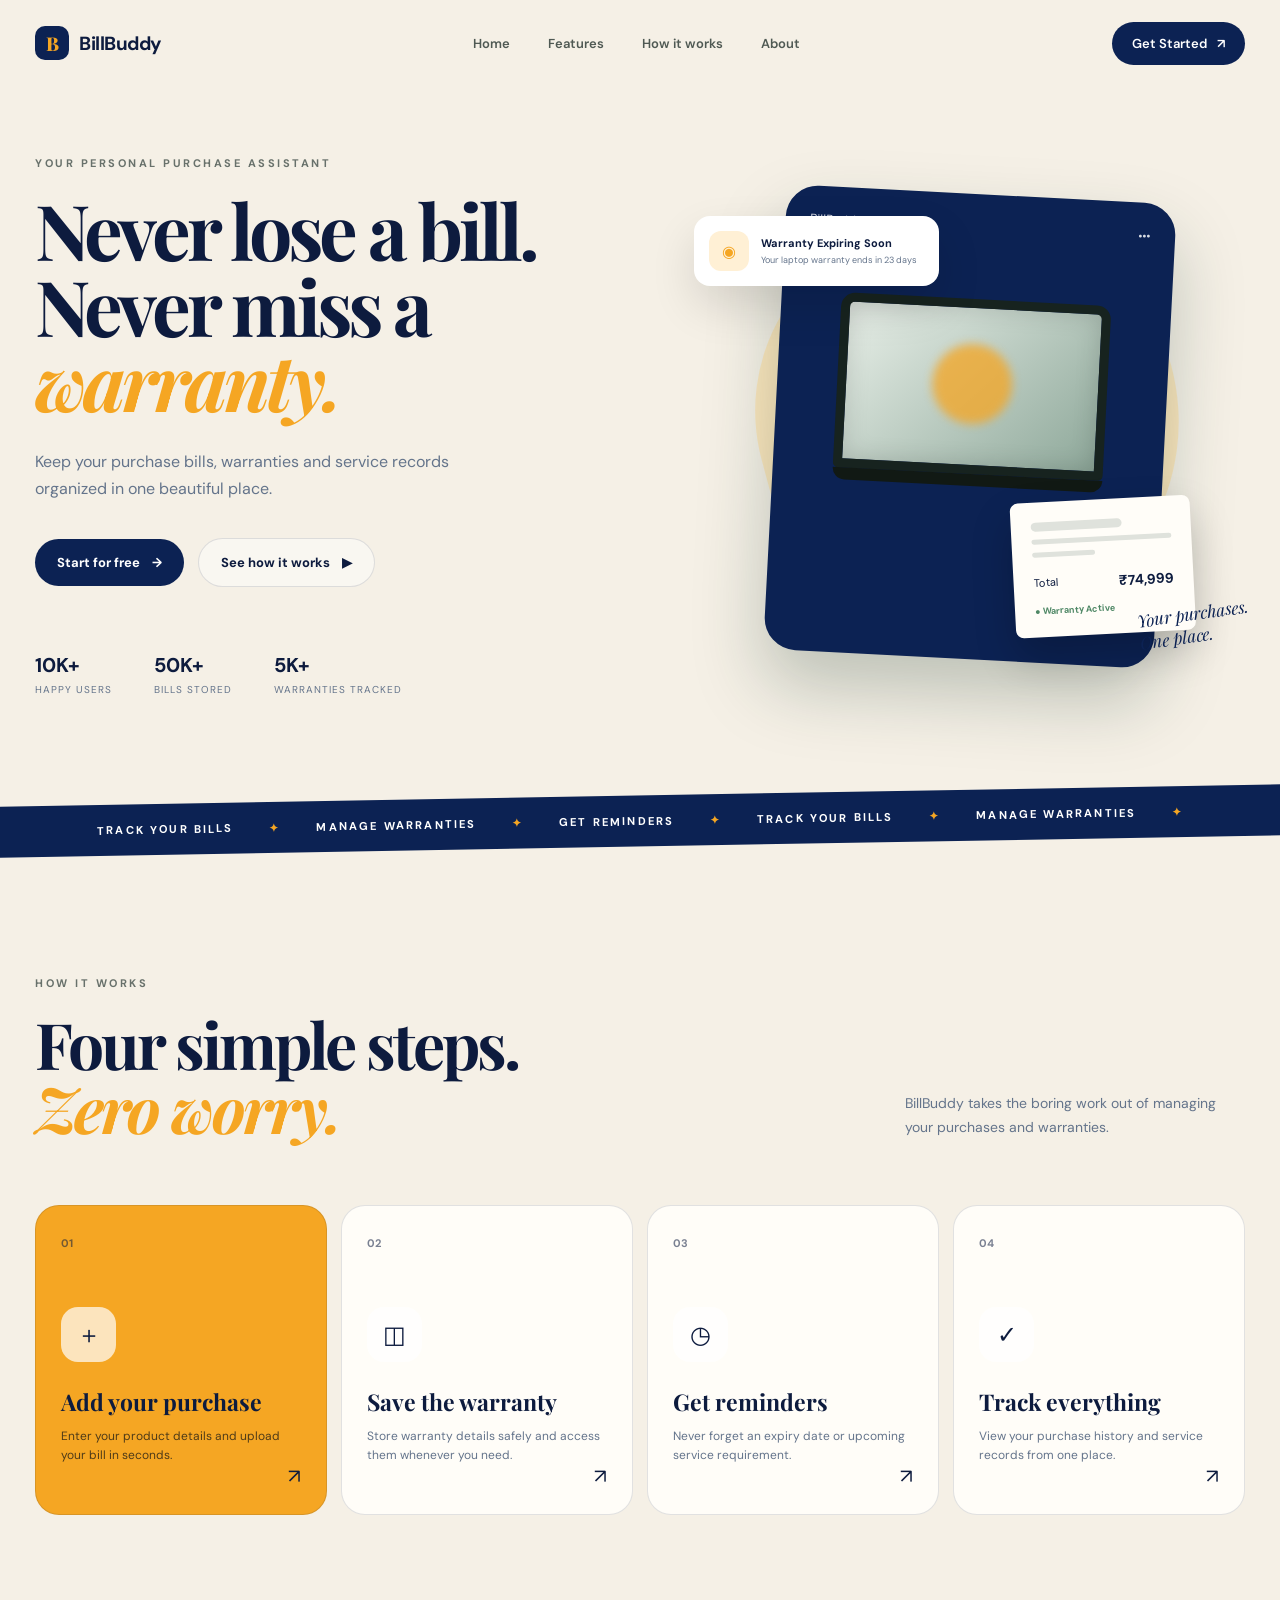
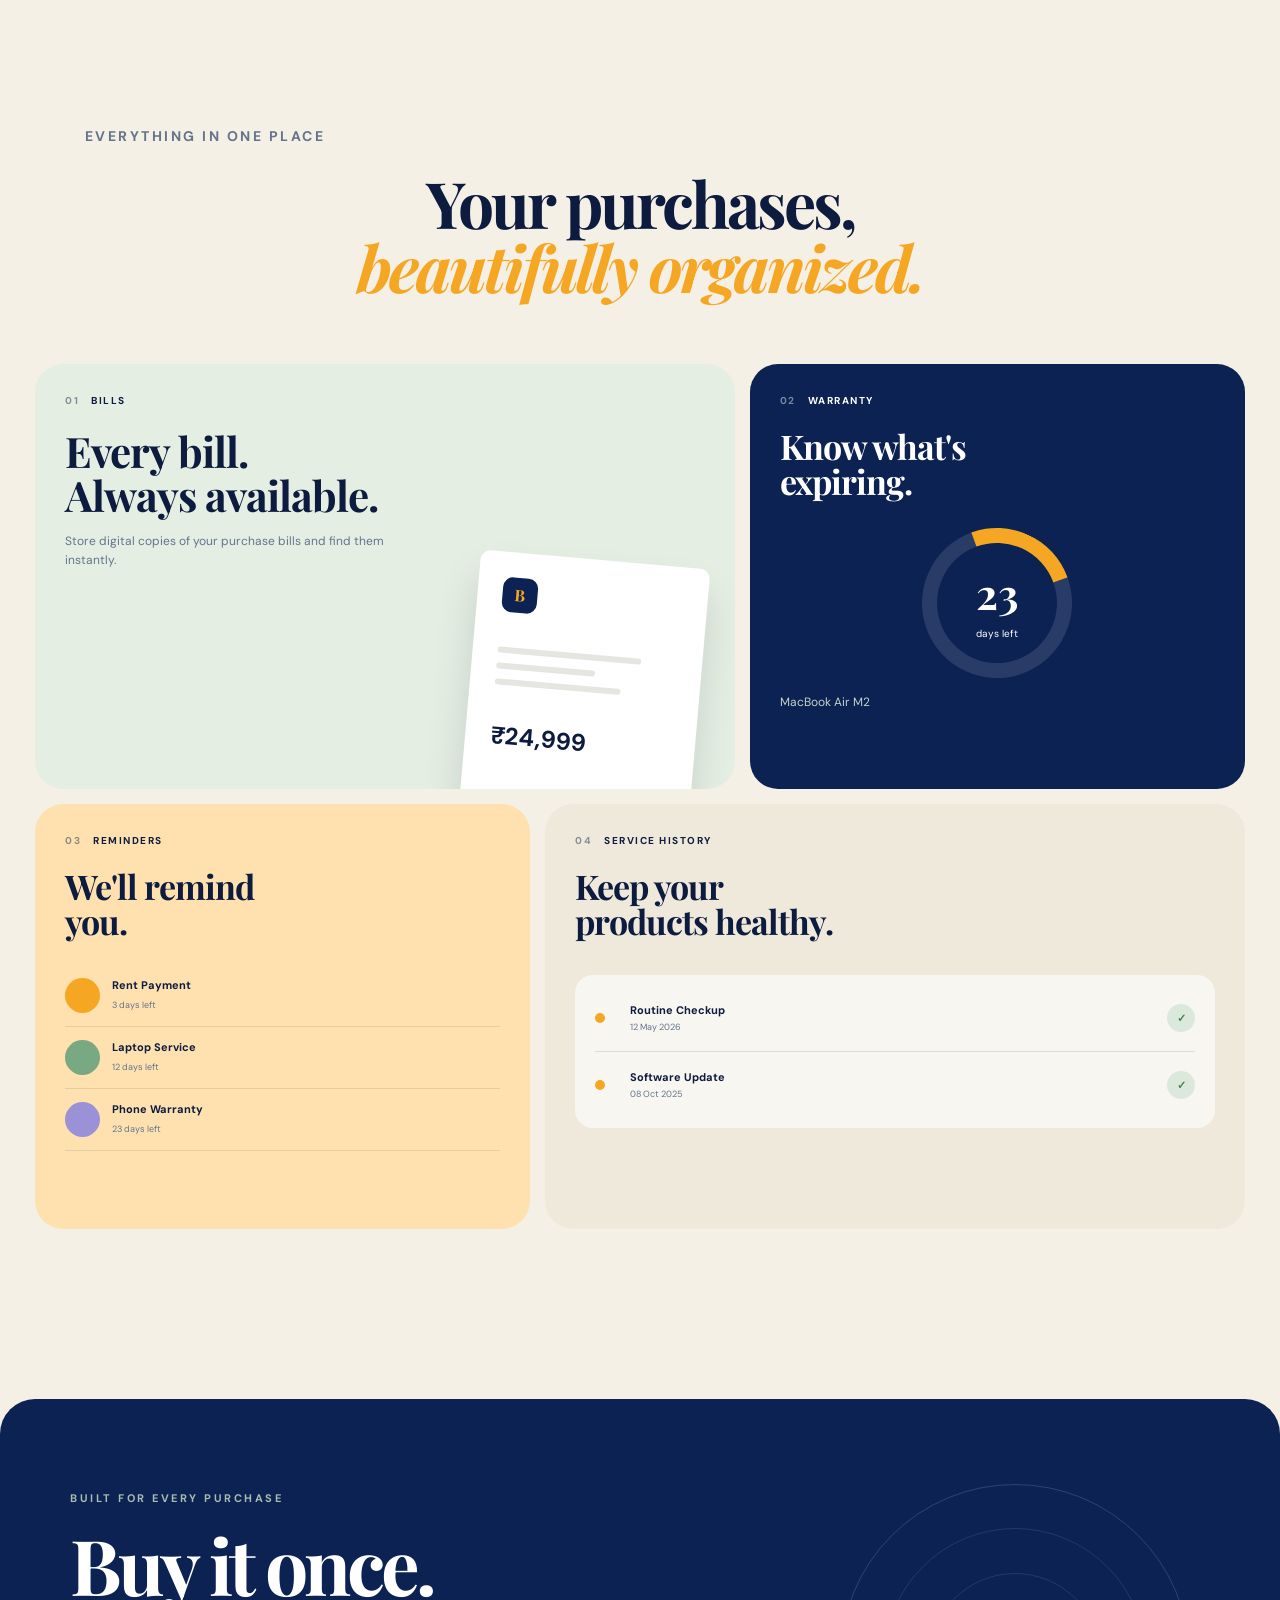
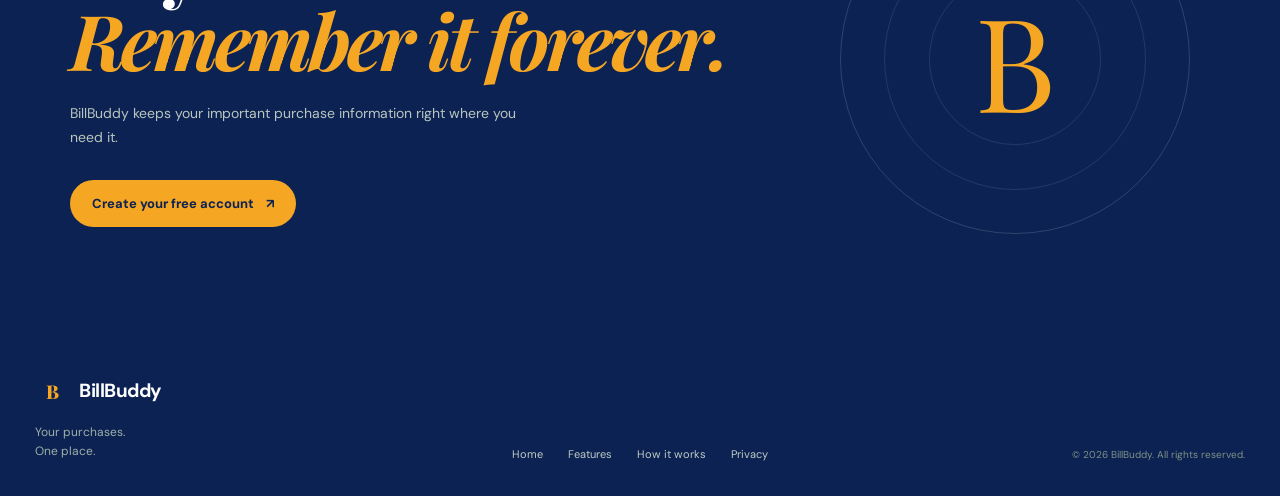
<file: index.html>
<!DOCTYPE html>
<html lang="en">
<head>
    <meta charset="UTF-8">
    <meta name="viewport" content="width=device-width, initial-scale=1.0">

    <title>BillBuddy — Never Miss a Warranty</title>

    <link rel="preconnect" href="https://fonts.googleapis.com">
    <link rel="preconnect" href="https://fonts.gstatic.com" crossorigin>

    <link href="https://fonts.googleapis.com/css2?family=DM+Sans:wght@400;500;600;700&family=Playfair+Display:wght@600;700;800&display=swap" rel="stylesheet">

    <link rel="stylesheet" href="style.css">
</head>

<body>

    <!-- ================= NAVBAR ================= -->

    <header class="navbar">

        <a href="#" class="logo">
            <span class="logo-icon">B</span>
            <span>BillBuddy</span>
        </a>

        <nav class="nav-links">
            <a href="#home">Home</a>
            <a href="#features">Features</a>
            <a href="#how-it-works">How it works</a>
            <a href="#about">About</a>
        </nav>

        <a href="login.html" class="nav-button">
            Get Started <span>↗</span>
        </a>

    </header>


    <main>

        <!-- ================= HERO ================= -->

        <section class="hero" id="home">

            <div class="hero-content">

                <p class="eyebrow">
                    YOUR PERSONAL PURCHASE ASSISTANT
                </p>

                <h1>
                    Never lose a bill.
                    <br>
                    Never miss a
                    <span>warranty.</span>
                </h1>

                <p class="hero-description">
                    Keep your purchase bills, warranties and service records
                    organized in one beautiful place.
                </p>

                <div class="hero-actions">

                    <a href="login.html" class="primary-button">
                        Start for free
                        <span>→</span>
                    </a>

                    <a href="#how-it-works" class="secondary-button">
                        See how it works
                        <span>▶</span>
                    </a>

                </div>

                <div class="hero-stats">

                    <div>
                        <strong>10K+</strong>
                        <span>Happy Users</span>
                    </div>

                    <div>
                        <strong>50K+</strong>
                        <span>Bills Stored</span>
                    </div>

                    <div>
                        <strong>5K+</strong>
                        <span>Warranties Tracked</span>
                    </div>

                </div>

            </div>


            <!-- HERO VISUAL -->

            <div class="hero-visual">

                <div class="floating-note">
                    <span class="note-icon">◉</span>
                    <div>
                        <strong>Warranty Expiring Soon</strong>
                        <small>Your laptop warranty ends in 23 days</small>
                    </div>
                </div>

                <div class="product-card">

                    <div class="product-top">
                        <span>BillBuddy</span>
                        <span>•••</span>
                    </div>

                    <div class="laptop-visual">
                        <div class="laptop-screen">
                            <div class="screen-glow"></div>
                        </div>
                        <div class="laptop-base"></div>
                    </div>

                    <div class="receipt-card">

                        <div class="receipt-line large"></div>
                        <div class="receipt-line"></div>
                        <div class="receipt-line short"></div>

                        <div class="receipt-total">
                            <span>Total</span>
                            <strong>₹74,999</strong>
                        </div>

                        <div class="receipt-status">
                            <span>●</span> Warranty Active
                        </div>

                    </div>

                </div>

                <div class="scribble-text">
                    Your purchases.<br>
                    One place.
                </div>

            </div>

        </section>


        <!-- ================= MARQUEE ================= -->

        <div class="marquee">

            <div class="marquee-track">
                <span>TRACK YOUR BILLS</span>
                <b>✦</b>
                <span>MANAGE WARRANTIES</span>
                <b>✦</b>
                <span>GET REMINDERS</span>
                <b>✦</b>
                <span>TRACK YOUR BILLS</span>
                <b>✦</b>
                <span>MANAGE WARRANTIES</span>
                <b>✦</b>
            </div>

        </div>


        <!-- ================= HOW IT WORKS ================= -->

        <section class="section how-section" id="how-it-works">

            <div class="section-heading">

                <div>
                    <p class="eyebrow">HOW IT WORKS</p>

                    <h2>
                        Four simple steps.
                        <br>
                        <em>Zero worry.</em>
                    </h2>
                </div>

                <p>
                    BillBuddy takes the boring work out of managing
                    your purchases and warranties.
                </p>

            </div>


            <div class="steps-grid">

                <article class="step-card featured-step">

                    <span class="step-number">01</span>

                    <div class="step-icon">＋</div>

                    <h3>Add your purchase</h3>

                    <p>
                        Enter your product details and upload your bill
                        in seconds.
                    </p>

                    <span class="step-arrow">↗</span>

                </article>


                <article class="step-card">

                    <span class="step-number">02</span>

                    <div class="step-icon">◫</div>

                    <h3>Save the warranty</h3>

                    <p>
                        Store warranty details safely and access them
                        whenever you need.
                    </p>

                    <span class="step-arrow">↗</span>

                </article>


                <article class="step-card">

                    <span class="step-number">03</span>

                    <div class="step-icon">◷</div>

                    <h3>Get reminders</h3>

                    <p>
                        Never forget an expiry date or upcoming
                        service requirement.
                    </p>

                    <span class="step-arrow">↗</span>

                </article>


                <article class="step-card">

                    <span class="step-number">04</span>

                    <div class="step-icon">✓</div>

                    <h3>Track everything</h3>

                    <p>
                        View your purchase history and service records
                        from one place.
                    </p>

                    <span class="step-arrow">↗</span>

                </article>

            </div>

        </section>


        <!-- ================= BENTO FEATURES ================= -->

        <section class="section features-section" id="features">

            <div class="section-heading center-heading">

                <p class="eyebrow">EVERYTHING IN ONE PLACE</p>

                <h2>
                    Your purchases,
                    <br>
                    <em>beautifully organized.</em>
                </h2>

            </div>


            <div class="bento-grid">

                <!-- BILL CARD -->

                <article class="bento-card bills-card">

                    <div class="card-label">
                        <span>01</span>
                        BILLS
                    </div>

                    <h3>
                        Every bill.
                        <br>
                        Always available.
                    </h3>

                    <p>
                        Store digital copies of your purchase bills
                        and find them instantly.
                    </p>

                    <div class="mini-receipt">

                        <div class="mini-logo">B</div>

                        <div class="mini-lines">
                            <span></span>
                            <span></span>
                            <span></span>
                        </div>

                        <strong>₹24,999</strong>

                    </div>

                </article>


                <!-- WARRANTY CARD -->

                <article class="bento-card warranty-card">

                    <div class="card-label">
                        <span>02</span>
                        WARRANTY
                    </div>

                    <h3>
                        Know what's
                        <br>
                        expiring.
                    </h3>

                    <div class="warranty-circle">
                        <div>
                            <strong>23</strong>
                            <span>days left</span>
                        </div>
                    </div>

                    <p>
                        MacBook Air M2
                    </p>

                </article>


                <!-- REMINDER CARD -->

                <article class="bento-card reminder-card">

                    <div class="card-label">
                        <span>03</span>
                        REMINDERS
                    </div>

                    <h3>
                        We'll remind
                        <br>
                        you.
                    </h3>

                    <div class="reminder-list">

                        <div>
                            <span class="reminder-dot orange"></span>
                            <div>
                                <strong>Rent Payment</strong>
                                <small>3 days left</small>
                            </div>
                        </div>

                        <div>
                            <span class="reminder-dot green"></span>
                            <div>
                                <strong>Laptop Service</strong>
                                <small>12 days left</small>
                            </div>
                        </div>

                        <div>
                            <span class="reminder-dot purple"></span>
                            <div>
                                <strong>Phone Warranty</strong>
                                <small>23 days left</small>
                            </div>
                        </div>

                    </div>

                </article>


                <!-- SERVICE CARD -->

                <article class="bento-card service-card">

                    <div class="card-label">
                        <span>04</span>
                        SERVICE HISTORY
                    </div>

                    <h3>
                        Keep your
                        <br>
                        products healthy.
                    </h3>

                    <div class="service-timeline">

                        <div class="timeline-item">
                            <span></span>
                            <div>
                                <strong>Routine Checkup</strong>
                                <small>12 May 2026</small>
                            </div>
                            <b>✓</b>
                        </div>

                        <div class="timeline-item">
                            <span></span>
                            <div>
                                <strong>Software Update</strong>
                                <small>08 Oct 2025</small>
                            </div>
                            <b>✓</b>
                        </div>

                    </div>

                </article>

            </div>

        </section>


        <!-- ================= CTA ================= -->

        <section class="cta-section" id="about">

            <div class="cta-content">

                <p class="eyebrow">BUILT FOR EVERY PURCHASE</p>

                <h2>
                    Buy it once.
                    <br>
                    <span>Remember it forever.</span>
                </h2>

                <p>
                    BillBuddy keeps your important purchase information
                    right where you need it.
                </p>

                <a href="#" class="cta-button">
                    Create your free account
                    <span>↗</span>
                </a>

            </div>

            <div class="cta-decoration">
                <span>B</span>
            </div>

        </section>

    </main>


    <!-- ================= FOOTER ================= -->

    <footer class="footer">

        <div class="footer-brand">

            <a href="#" class="logo">
                <span class="logo-icon">B</span>
                <span>BillBuddy</span>
            </a>

            <p>
                Your purchases.<br>
                One place.
            </p>

        </div>

        <div class="footer-links">

            <a href="#home">Home</a>
            <a href="#features">Features</a>
            <a href="#how-it-works">How it works</a>
            <a href="#">Privacy</a>

        </div>

        <p class="copyright">
            © 2026 BillBuddy. All rights reserved.
        </p>

    </footer>


    <script src="script.js"></script>

</body>
</html>
</file>
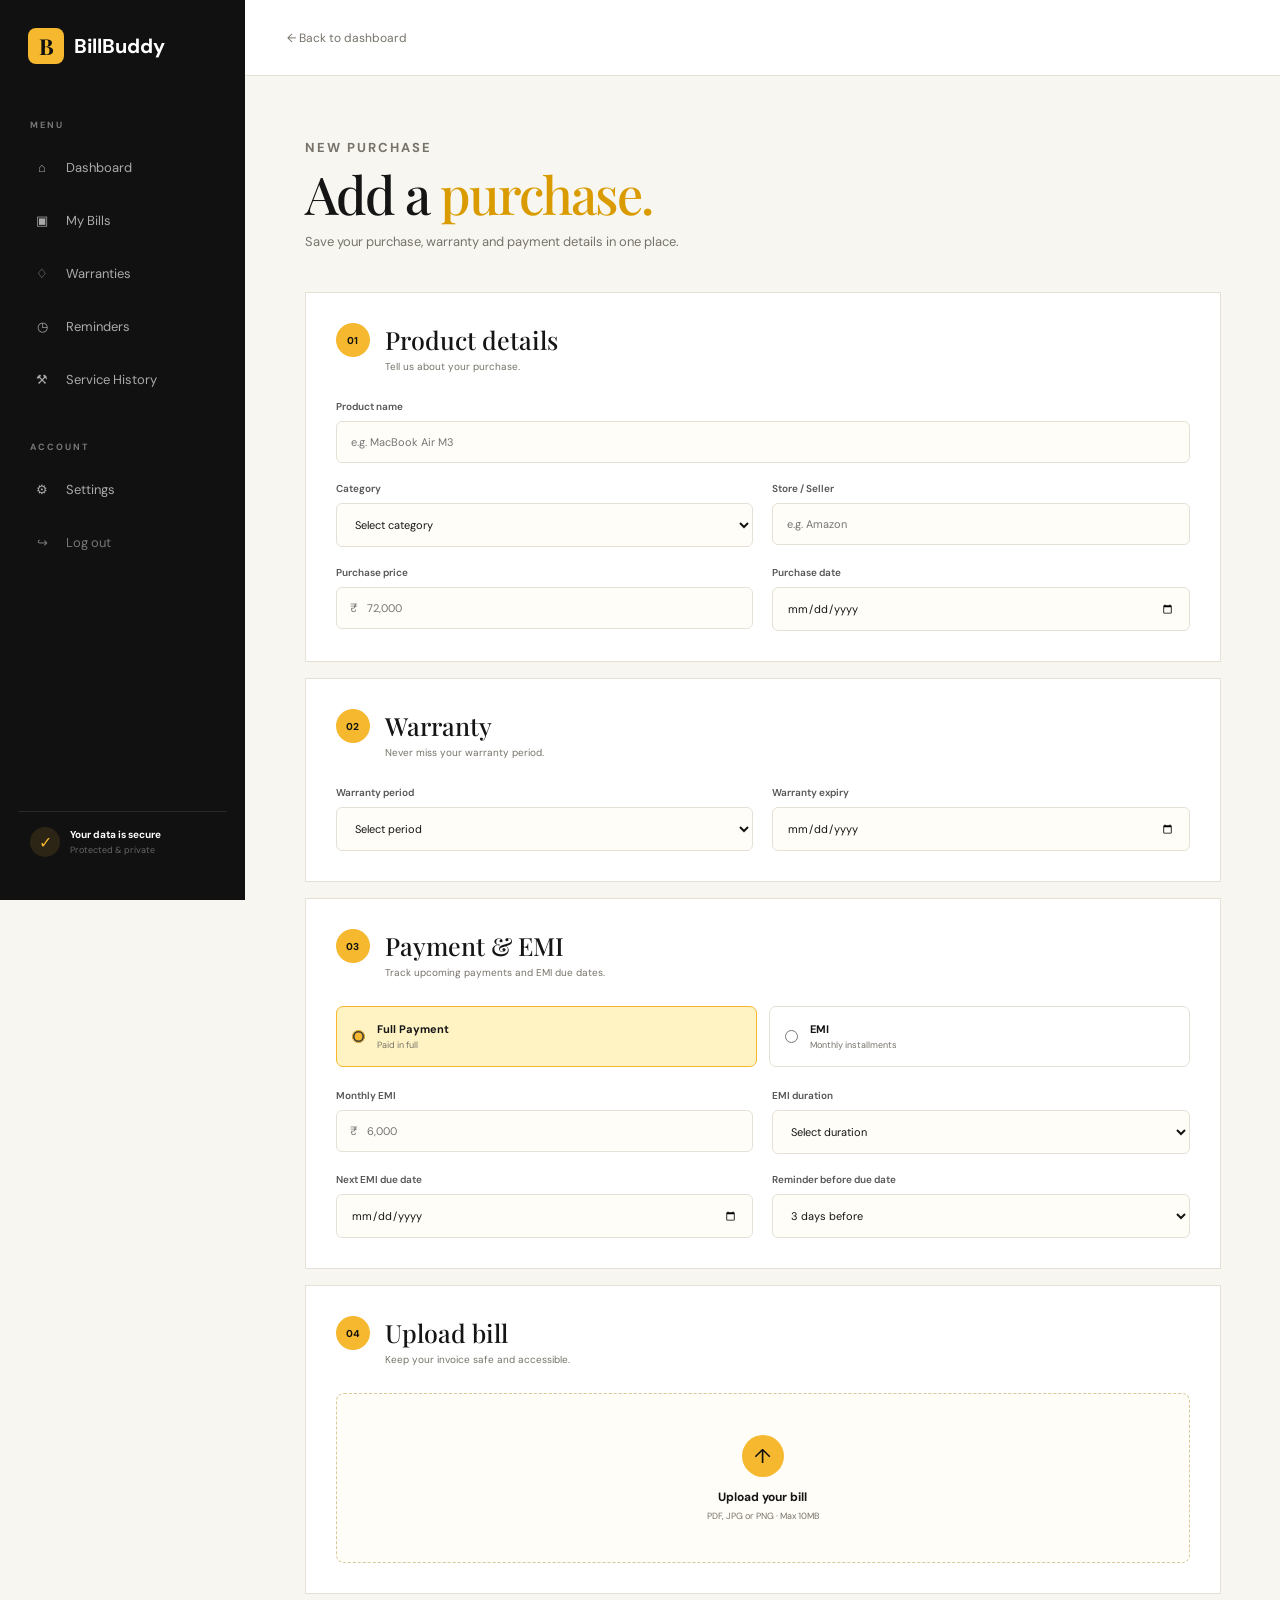
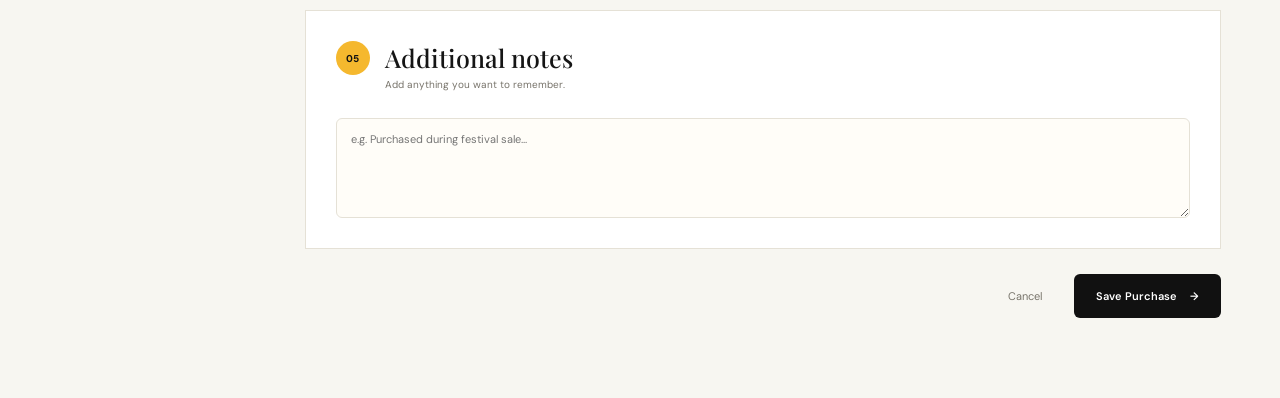
<file: add-purchase.html>
<!DOCTYPE html>
<html lang="en">
<head>
    <meta charset="UTF-8">
    <meta name="viewport" content="width=device-width, initial-scale=1.0">

    <title>Add Purchase — BillBuddy</title>

    <link rel="preconnect" href="https://fonts.googleapis.com">
    <link rel="preconnect" href="https://fonts.gstatic.com" crossorigin>

    <link href="https://fonts.googleapis.com/css2?family=DM+Sans:wght@400;500;600;700&family=Playfair+Display:ital,wght@0,500;1,500&display=swap" rel="stylesheet">

    <link rel="stylesheet" href="add-purchase.css">
</head>

<body>

<div class="app">

    <!-- SIDEBAR -->
    <aside class="sidebar">

        <a href="dashboard.html" class="logo">
            <span>B</span>
            BillBuddy
        </a>

        <p class="menu-label">MENU</p>

        <nav class="side-nav">

            <a href="dashboard.html" class="side-link">
                <span>⌂</span>
                Dashboard
            </a>

            <a href="my-bills.html" class="side-link">
                <span>▣</span>
                My Bills
            </a>

            <a href="warranties.html" class="side-link">
                <span>♢</span>
                Warranties
            </a>

            <a href="reminders.html" class="side-link">
                <span>◷</span>
                Reminders
            </a>

            <a href="service-history.html" class="side-link">
                <span>⚒</span>
                Service History
            </a>

        </nav>

        <p class="menu-label second-label">ACCOUNT</p>

        <nav class="side-nav">

            <a href="settings.html" class="side-link">
                <span>⚙</span>
                Settings
            </a>

            <a href="login.html" class="side-link logout">
                <span>↪</span>
                Log out
            </a>

        </nav>

        <div class="sidebar-bottom">
            <div class="secure-icon">✓</div>

            <div>
                <strong>Your data is secure</strong>
                <small>Protected & private</small>
            </div>
        </div>

    </aside>


    <!-- MAIN -->
    <main class="main-content">

        <!-- TOPBAR -->
        <header class="topbar">

            <a href="dashboard.html" class="back-link">
                ← Back to dashboard
            </a>

        </header>


        <!-- PAGE -->
        <section class="page">

            <div class="page-heading">

                <div>
                    <p class="eyebrow">NEW PURCHASE</p>

                    <h1>Add a <span>purchase.</span></h1>

                    <p>
                        Save your purchase, warranty and payment details
                        in one place.
                    </p>
                </div>

            </div>


            <!-- FORM -->
            <form class="purchase-form">


                <!-- PRODUCT DETAILS -->
                <div class="form-section">

                    <div class="section-heading">
                        <span class="section-number">01</span>

                        <div>
                            <h2>Product details</h2>
                            <p>Tell us about your purchase.</p>
                        </div>
                    </div>


                    <div class="form-grid">

                        <div class="input-group full">
                            <label>Product name</label>
                            <input
                                type="text"
                                id="productName"
                                placeholder="e.g. MacBook Air M3"
                            >
                        </div>


                        <div class="input-group">
                            <label>Category</label>

                            <select>
                                <option>Select category</option>
                                <option>Electronics</option>
                                <option>Mobile</option>
                                <option>Laptop</option>
                                <option>Home Appliance</option>
                                <option>Furniture</option>
                                <option>Other</option>
                            </select>
                        </div>


                        <div class="input-group">
                            <label>Store / Seller</label>

                            <input
                                type="text"
                                id="seller"  
                                placeholder="e.g. Amazon"
                            >
                        </div>


                        <div class="input-group">
                            <label>Purchase price</label>

                            <div class="input-with-symbol">
                                <span>₹</span>

                                <input
                                    type="number"
                                    id="price"
                                    placeholder="72,000"
                                >
                            </div>
                        </div>


                        <div class="input-group">
                            <label>Purchase date</label>

                            <input type="date" id="purchaseDate">
                        </div>

                    </div>

                </div>


                <!-- WARRANTY -->
                <div class="form-section">

                    <div class="section-heading">
                        <span class="section-number">02</span>

                        <div>
                            <h2>Warranty</h2>
                            <p>Never miss your warranty period.</p>
                        </div>
                    </div>


                    <div class="form-grid">

                        <div class="input-group">
                            <label>Warranty period</label>

                            <select>
                                <option>Select period</option>
                                <option>No warranty</option>
                                <option>3 Months</option>
                                <option>6 Months</option>
                                <option>1 Year</option>
                                <option>2 Years</option>
                                <option>3 Years</option>
                                <option>5 Years</option>
                            </select>
                        </div>


                        <div class="input-group">
                            <label>Warranty expiry</label>

                            <input type="date" id="warrantyExpiry">
                        </div>

                    </div>

                </div>


                <!-- PAYMENT -->
                <div class="form-section">

                    <div class="section-heading">
                        <span class="section-number">03</span>

                        <div>
                            <h2>Payment & EMI</h2>
                            <p>Track upcoming payments and EMI due dates.</p>
                        </div>
                    </div>


                    <div class="payment-types">

                        <label class="payment-option active">

                            <input
                                type="radio"
                                name="payment"
                                checked
                            >

                            <div>
                                <strong>Full Payment</strong>
                                <small>Paid in full</small>
                            </div>

                        </label>


                        <label class="payment-option">

                            <input
                                type="radio"
                                name="payment"
                            >

                            <div>
                                <strong>EMI</strong>
                                <small>Monthly installments</small>
                            </div>

                        </label>

                    </div>


                    <div class="form-grid emi-grid">

                        <div class="input-group">
                            <label>Monthly EMI</label>

                            <div class="input-with-symbol">
                                <span>₹</span>

                                <input
                                    type="number"
                                    id="emiAmount"
                                    placeholder="6,000"
                                >
                            </div>
                        </div>


                        <div class="input-group">
                            <label>EMI duration</label>

                            <select>
                                <option>Select duration</option>
                                <option>3 Months</option>
                                <option>6 Months</option>
                                <option>9 Months</option>
                                <option>12 Months</option>
                                <option>18 Months</option>
                                <option>24 Months</option>
                                <option>36 Months</option>
                            </select>
                        </div>


                        <div class="input-group">
                            <label>Next EMI due date</label>

                            <input type="date" id="nextEmiDate">
                        </div>


                        <div class="input-group">
                            <label>Reminder before due date</label>

                            <select>
                                <option>3 days before</option>
                                <option>5 days before</option>
                                <option>7 days before</option>
                                <option>10 days before</option>
                            </select>
                        </div>

                    </div>

                </div>


                <!-- BILL UPLOAD -->
                <div class="form-section">

                    <div class="section-heading">
                        <span class="section-number">04</span>

                        <div>
                            <h2>Upload bill</h2>
                            <p>Keep your invoice safe and accessible.</p>
                        </div>
                    </div>


                    <label class="upload-box">

                        <input type="file" accept="image/*,.pdf">

                        <div class="upload-icon">↑</div>

                        <strong>Upload your bill</strong>

                        <span>
                            PDF, JPG or PNG · Max 10MB
                        </span>

                    </label>

                </div>


                <!-- NOTES -->
                <div class="form-section">

                    <div class="section-heading">
                        <span class="section-number">05</span>

                        <div>
                            <h2>Additional notes</h2>
                            <p>Add anything you want to remember.</p>
                        </div>
                    </div>


                    <div class="input-group">

                        <textarea
                            placeholder="e.g. Purchased during festival sale..."
                        ></textarea>

                    </div>

                </div>


                <!-- ACTIONS -->
                <div class="form-actions">

                    <a href="dashboard.html" class="cancel-btn">
                        Cancel
                    </a>

                    <button type="submit" class="save-btn">
                        Save Purchase
                        <span>→</span>
                    </button>

                </div>

            </form>

        </section>

    </main>

</div>

<script src="script.js"></script>

</body>
</html>
</file>
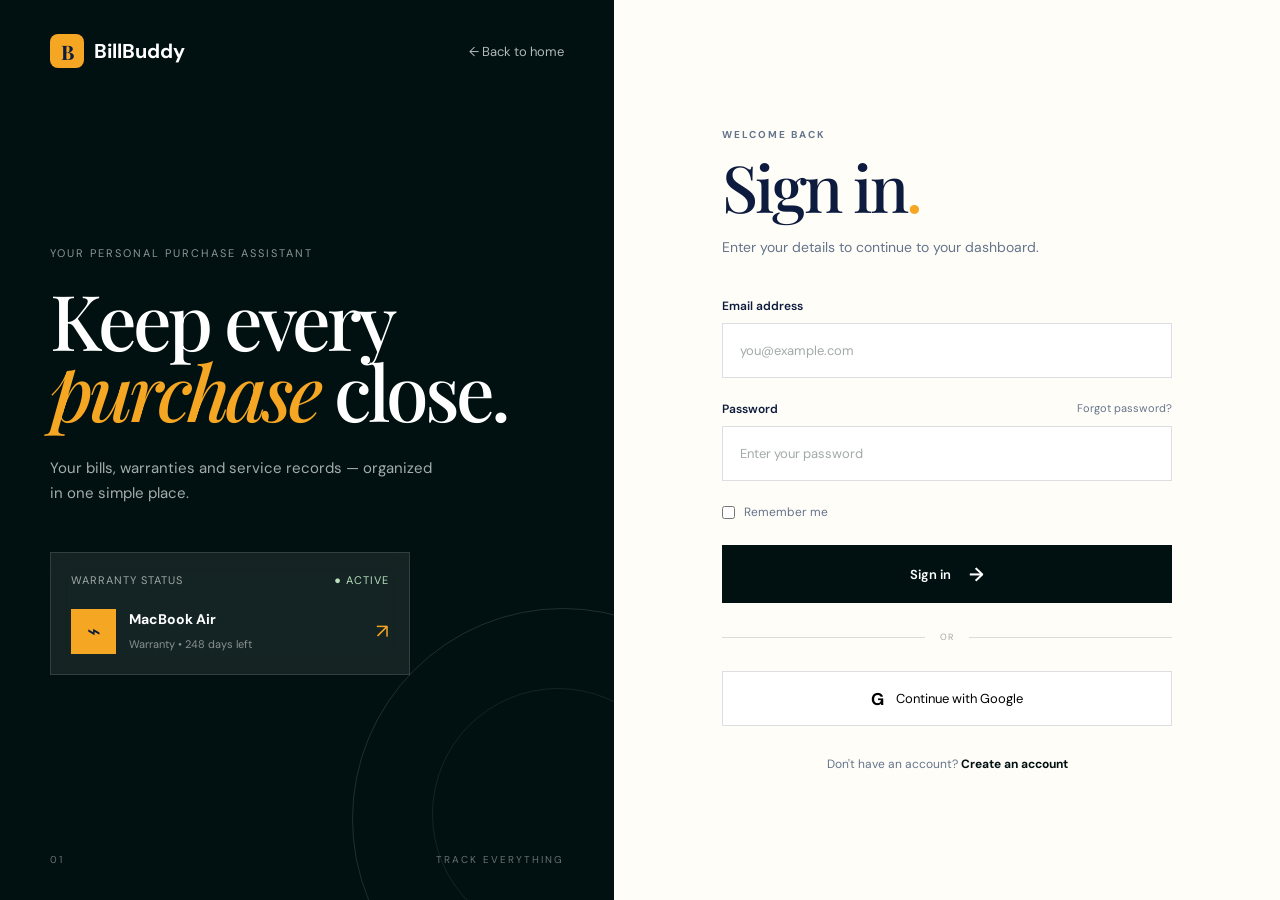
<file: dashboard.html>
<!DOCTYPE html>
<html lang="en">
<head>
    <meta charset="UTF-8">
    <meta name="viewport" content="width=device-width, initial-scale=1.0">

    <title>Dashboard — BillBuddy</title>

    <link rel="preconnect" href="https://fonts.googleapis.com">
    <link rel="preconnect" href="https://fonts.gstatic.com" crossorigin>

    <link href="https://fonts.googleapis.com/css2?family=DM+Sans:wght@400;500;600;700&family=Playfair+Display:wght@500;600;700&display=swap" rel="stylesheet">

    <link rel="stylesheet" href="dashboard.css">

    <script src="auth.js"></script>

<script>
    if (!isLoggedIn()) {
        window.location.href = "login.html";
    }
</script>

</head>

<body>

<div class="app">

    <!-- SIDEBAR -->
    <aside class="sidebar">

        <a href="index.html" class="logo">
            <span>B</span>
            BillBuddy
        </a>

        <div class="menu-label">MENU</div>

        <nav class="side-nav">

            <a href="dashboard.html" class="side-link active">
                <span>⌂</span>
                Dashboard
            </a>

            <a href="my-bills.html" class="side-link">
                <span>▣</span>
                My Bills
            </a>

            <a href="warranties.html" class="side-link">
                <span>♢</span>
                Warranties
            </a>

            <a href="reminders.html" class="side-link">
                <span>◷</span>
                Reminders
            </a>

            <a href="service-history.html" class="side-link">
                <span>⚒</span>
                Service History
            </a>

        </nav>

        <div class="menu-label second-label">ACCOUNT</div>

        <nav class="side-nav">

            <a href="#" class="side-link">
                <span>⚙</span>
                Settings
            </a>

            <a href="index.html" class="side-link logout">
                <span>↪</span>
                Log out
            </a>

        </nav>

        <div class="sidebar-bottom">
            <div class="secure-icon">✓</div>
            <div>
                <strong>Your data is secure</strong>
                <small>Protected & private</small>
            </div>
        </div>

    </aside>


    <!-- MAIN -->
    <main class="main-content">

        <!-- TOP BAR -->
        <header class="topbar">

            <div class="mobile-logo">
                <a href="index.html" class="logo">
                    <span>B</span>
                    BillBuddy
                </a>
            </div>

            <div class="top-actions">

                <button class="notification">
                    ♧
                    <span></span>
                </button>

                <div class="profile">
                    <div class="avatar">L</div>

                    <div class="profile-info">
                        <strong id="userWelcome">Welcome back</strong>
                        <small id="userEmail">BillBuddy User</small>
                    </div>

                    <span class="profile-arrow">⌄</span>
                </div>

            </div>

        </header>


        <!-- DASHBOARD CONTENT -->
        <section class="dashboard">

            <div class="welcome-row">

                <div>
                    <p class="eyebrow">YOUR PURCHASE OVERVIEW</p>

                    <h1>
                        Good morning<span>.</span>
                    </h1>

                    <p class="welcome-text">
                        Here's everything you need to know about your purchases.
                    </p>
                </div>

                <a href="add-purchase.html" class="add-purchase">
                    <span>+</span>
                    Add Purchase
                </a>

            </div>


            <!-- STAT CARDS -->
            <div class="stats-grid">

                <div class="stat-card">
                    <div class="stat-top">
                        <span>Total Bills</span>
                        <div class="stat-icon blue">▣</div>
                    </div>

                    <div class="stat-number" id="totalBills">0</div>

                    <p>
                        <strong>0</strong> this month
                    </p>
                </div>


                <div class="stat-card">
                    <div class="stat-top">
                        <span>Active Warranties</span>
                        <div class="stat-icon green">♢</div>
                    </div>

                    <div class="stat-number" id="activeWarranties">0</div>

                    <p>
                        <strong>0</strong> products covered
                    </p>
                </div>


                <div class="stat-card warning-card">
                    <div class="stat-top">
                        <span>Expiring Soon</span>
                        <div class="stat-icon orange">!</div>
                    </div>

                    <div class="stat-number" id="expiringSoon">0</div>

                    <p>
                        Within next <strong>0</strong>days
                    </p>
                </div>


                <div class="stat-card">
                    <div class="stat-top">
                        <span>Service Records</span>
                        <div class="stat-icon purple">⚒</div>
                    </div>

                    <div class="stat-number" id="serviceRecords">0</div>

                    <p>
                        <strong>0</strong> completed this month
                    </p>
                </div>

            </div>


            <!-- MAIN GRID -->
            <div class="content-grid">

                <!-- RECENT PURCHASES -->
                <section class="panel purchases-panel">

                    <div class="panel-header">
                        <div>
                            <p class="panel-label">YOUR COLLECTION</p>
                            <h2>Recent purchases</h2>
                        </div>

                        <a href="my-bills.html">View all →</a>
                    </div>


                        <div class="purchase-list" id="purchaseList">

    <div class="empty-state" id="emptyState">

        <div>+</div>

        <strong>No purchases yet</strong>

        <span>
            Add your first purchase to get started.
        </span>

        <a href="add-purchase.html">
            Add Purchase →
        </a>

    </div>

</div>

                </section>


                <!-- WARRANTY PANEL -->
                <section class="panel warranty-panel">

    <div class="panel-header">
        <div>
            <p class="panel-label">ATTENTION NEEDED</p>
            <h2>Warranty alerts</h2>
        </div>

        <span class="alert-count" id="warrantyAlertCount">0</span>
    </div>

    <div class="warranty-list" id="dashboardWarrantyList">

        <div class="warranty-empty">
            <strong>No warranty alerts</strong>
            <span>Your active warranties will appear here.</span>
        </div>

    </div>

    <a href="warranties.html" class="view-warranties">
        View all warranties <span>→</span>
    </a>

</section>

            </div>


            <!-- QUICK ACTIONS -->
            <section class="quick-section">

                <div class="panel-header">
                    <div>
                        <p class="panel-label">SHORTCUTS</p>
                        <h2>Quick actions</h2>
                    </div>
                </div>


                <div class="quick-grid">

                    <a href="add-purchase.html" class="quick-card">
                        <div class="quick-icon">+</div>
                        <div>
                            <strong>Add a purchase</strong>
                            <span>Save a new bill</span>
                        </div>
                        <b>→</b>
                    </a>


                    <a href="my-bills.html" class="quick-card">
                        <div class="quick-icon">▣</div>
                        <div>
                            <strong>Upload a bill</strong>
                            <span>Store your receipt</span>
                        </div>
                        <b>→</b>
                    </a>


                    <a href="warranties.html" class="quick-card">
                        <div class="quick-icon">♢</div>
                        <div>
                            <strong>Check warranty</strong>
                            <span>View active coverage</span>
                        </div>
                        <b>→</b>
                    </a>


                    <a href="service-history.html" class="quick-card">
                        <div class="quick-icon">⚒</div>
                        <div>
                            <strong>Service history</strong>
                            <span>Track your repairs</span>
                        </div>
                        <b>→</b>
                    </a>

                </div>

            </section>

        </section>

    </main>

</div>

<script src="auth.js"></script>

<script>

    const currentUser =
        getCurrentUser();

    if (currentUser) {

        const welcome =
            document.getElementById(
                "userWelcome"
            );

        const email =
            document.getElementById(
                "userEmail"
            );

        if (welcome) {
            welcome.textContent =
                `Welcome back, ${currentUser.name}`;
        }

        if (email) {
            email.textContent =
                currentUser.email;
        }

    }

</script>

<script src="script.js"></script>

</body>
</html>
</file>
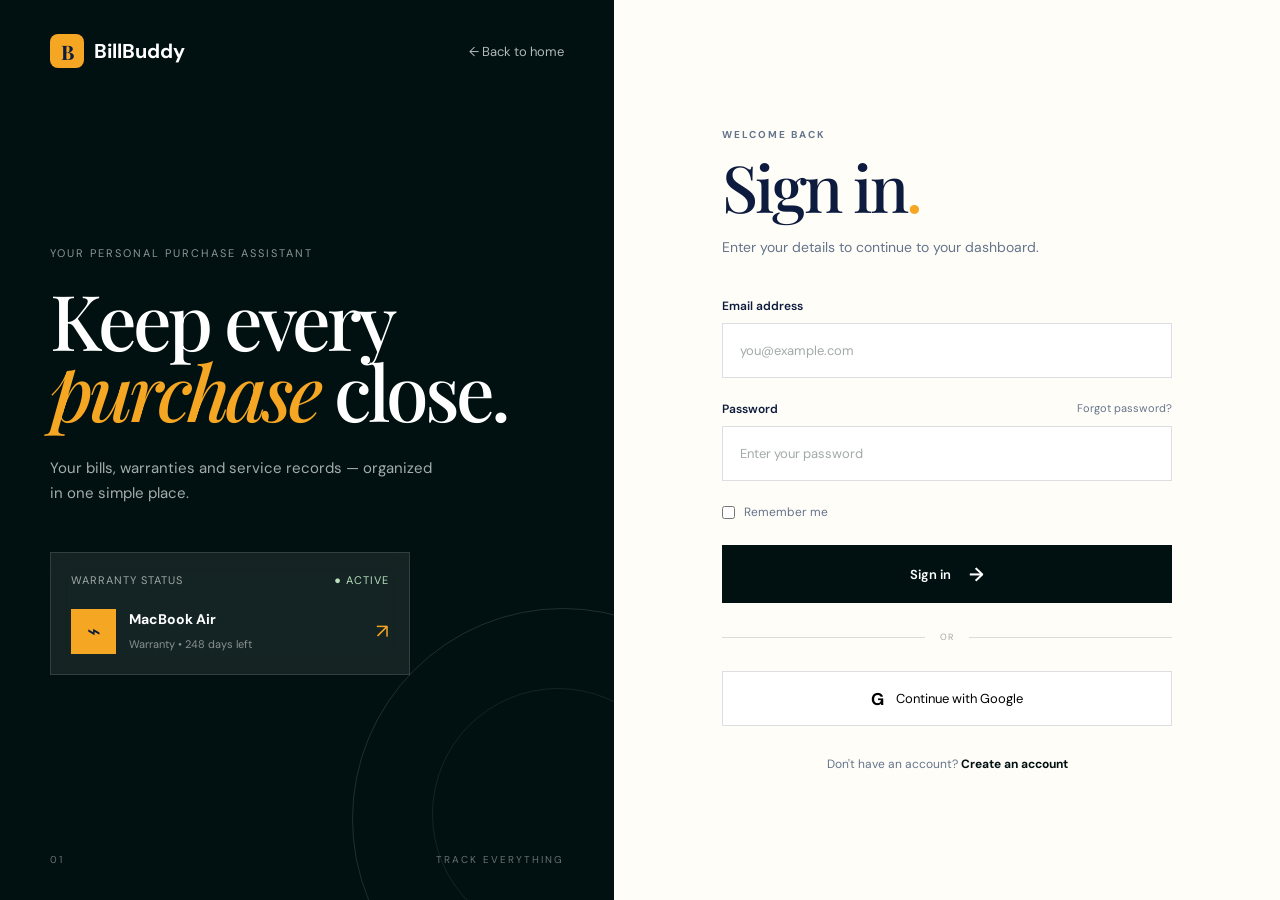
<file: login.html>
<!DOCTYPE html>
<html lang="en">
<head>
    <meta charset="UTF-8">
    <meta name="viewport" content="width=device-width, initial-scale=1.0">

    <title>Login — BillBuddy</title>

    <link rel="preconnect" href="https://fonts.googleapis.com">
    <link rel="preconnect" href="https://fonts.gstatic.com" crossorigin>

    <link href="https://fonts.googleapis.com/css2?family=DM+Sans:wght@400;500;600;700&family=Playfair+Display:wght@500;600;700&display=swap" rel="stylesheet">

    <link rel="stylesheet" href="login.css">

    <script src="auth.js"></script>
</head>

<body>

    <main class="login-page">

        <!-- LEFT SIDE -->
        <section class="login-visual">

            <nav class="login-nav">
                <a href="index.html" class="logo">
                    <span>B</span>
                    BillBuddy
                </a>

                <a href="index.html" class="back-home">
                    ← Back to home
                </a>
            </nav>

            <div class="visual-content">

                <p class="eyebrow">YOUR PERSONAL PURCHASE ASSISTANT</p>

                <h1>
                    Keep every
                    <em>purchase</em>
                    close.
                </h1>

                <p class="visual-description">
                    Your bills, warranties and service records —
                    organized in one simple place.
                </p>

                <div class="mini-dashboard">

                    <div class="mini-top">
                        <span>Warranty Status</span>
                        <span class="active">● Active</span>
                    </div>

                    <div class="product-row">
                        <div class="product-icon">⌁</div>

                        <div>
                            <strong>MacBook Air</strong>
                            <small>Warranty • 248 days left</small>
                        </div>

                        <span class="arrow">↗</span>
                    </div>

                </div>

            </div>

            <div class="visual-footer">
                <span>01</span>
                <span>TRACK EVERYTHING</span>
            </div>

        </section>


        <!-- RIGHT SIDE -->
        <section class="login-form-section">

            <div class="login-box">

                <div class="mobile-logo">
                    <a href="index.html" class="logo">
                        <span>B</span>
                        BillBuddy
                    </a>
                </div>

                <div class="form-heading">
                    <p class="form-label">WELCOME BACK</p>

                    <h2>
                        Sign in<span>.</span>
                    </h2>

                    <p>
                        Enter your details to continue to your dashboard.
                    </p>
                </div>


                <form id="loginForm">

                    <div class="input-group">
                        <label for="email">Email address</label>

                        <input
                            type="email"
                            id="email"
                            placeholder="you@example.com"
                            required
                        >
                    </div>


                    <div class="input-group">
                        <div class="password-label">
                            <label for="password">Password</label>

                            <a href="#">Forgot password?</a>
                        </div>

                        <input
                            type="password"
                            id="password"
                            placeholder="Enter your password"
                            required
                        >
                    </div>


                    <div class="remember">
                        <label>
                            <input type="checkbox">
                            <span>Remember me</span>
                        </label>
                    </div>


                    <button type="submit" class="signin-btn">
                        Sign in
                        <span>→</span>
                    </button>

                </form>


                <div class="divider">
                    <span>OR</span>
                </div>


                <button class="google-btn" type="button">
                    <span class="google-icon">G</span>
                    Continue with Google
                </button>


                <p class="signup-text">
                    Don't have an account?
                    <a href="signup.html">Create an account</a>
                </p>

            </div>

        </section>

    </main>


    <script>
document.getElementById("loginForm").addEventListener("submit", async function(event) {

    event.preventDefault();

    const email =
        document.getElementById("email").value.trim();

    const password =
        document.getElementById("password").value;

    try {

        await loginUser(email, password);

        window.location.href = "dashboard.html";

    } catch (error) {

        alert(error.message);

    }

});
</script>

</body>
</html>
</file>
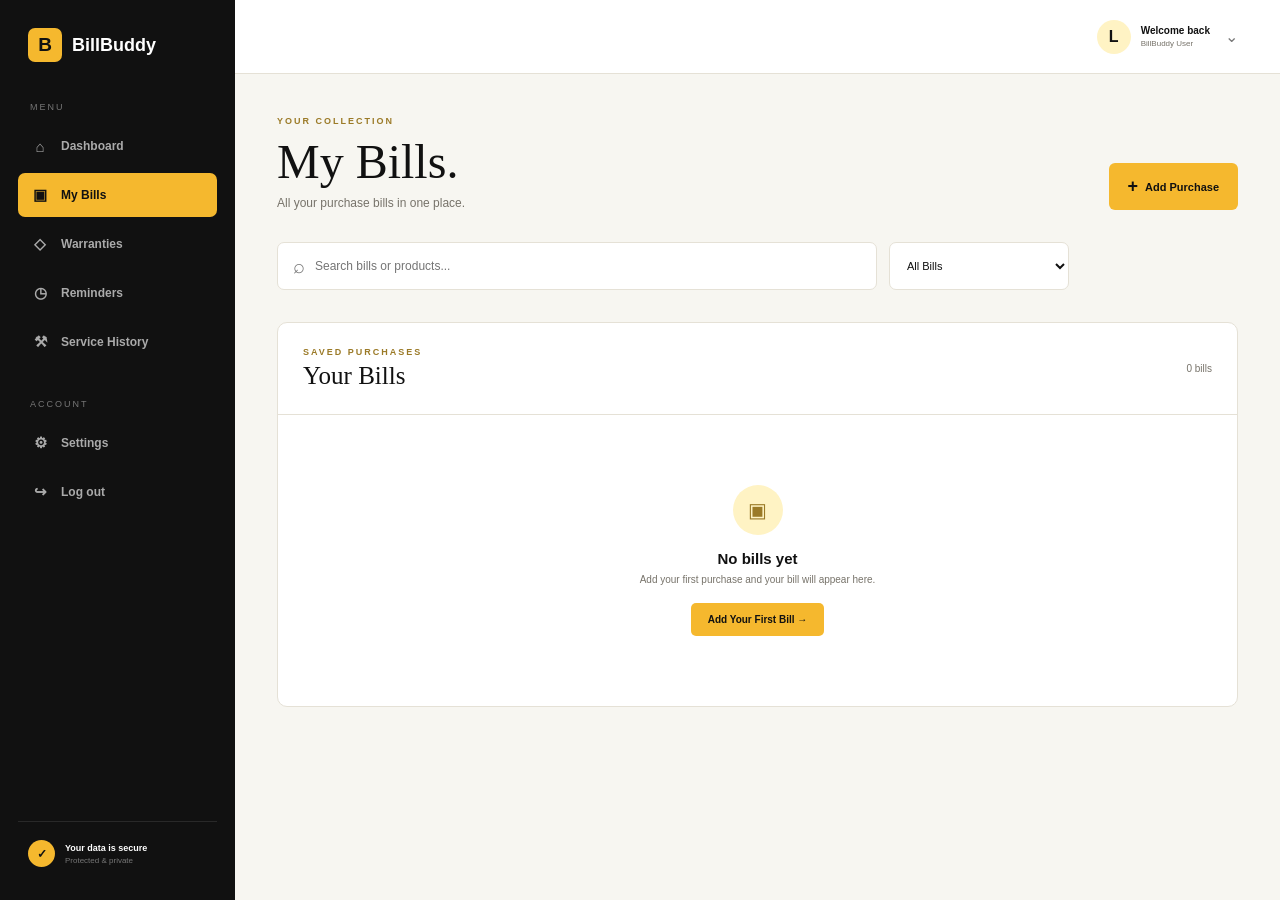
<file: my-bills.html>
<!DOCTYPE html>
<html lang="en">
<head>
    <meta charset="UTF-8">
    <meta name="viewport" content="width=device-width, initial-scale=1.0">

    <title>My Bills — BillBuddy</title>

    <link rel="stylesheet" href="my-bills.css">
</head>

<body>

<div class="app">

    <!-- ================= SIDEBAR ================= -->

    <aside class="sidebar">

        <div class="brand">
            <div class="brand-mark">B</div>
            <span>BillBuddy</span>
        </div>

        <div class="menu-label">MENU</div>

        <nav class="sidebar-nav">

            <a href="dashboard.html">
                <span class="nav-icon">⌂</span>
                Dashboard
            </a>

            <a href="my-bills.html" class="active">
                <span class="nav-icon">▣</span>
                My Bills
            </a>

            <a href="warranties.html">
                <span class="nav-icon">◇</span>
                Warranties
            </a>

            <a href="reminders.html">
                <span class="nav-icon">◷</span>
                Reminders
            </a>

            <a href="service-history.html">
                <span class="nav-icon">⚒</span>
                Service History
            </a>

        </nav>

        <div class="menu-label account-label">ACCOUNT</div>

        <nav class="sidebar-nav">

            <a href="settings.html">
                <span class="nav-icon">⚙</span>
                Settings
            </a>

            <a href="login.html">
                <span class="nav-icon">↪</span>
                Log out
            </a>

        </nav>

        <div class="secure-box">
            <div class="secure-icon">✓</div>
            <div>
                <strong>Your data is secure</strong>
                <span>Protected & private</span>
            </div>
        </div>

    </aside>


    <!-- ================= MAIN CONTENT ================= -->

    <main class="main-content">

        <!-- TOP BAR -->

        <header class="topbar">

            <div></div>

            <div class="profile">
                <div class="profile-avatar">L</div>

                <div class="profile-info">
                    <strong>Welcome back</strong>
                    <span>BillBuddy User</span>
                </div>

                <span class="profile-arrow">⌄</span>
            </div>

        </header>


        <!-- PAGE -->

        <section class="page">

            <div class="page-heading">

                <div>
                    <p class="eyebrow">YOUR COLLECTION</p>

                    <h1>My Bills.</h1>

                    <p class="subtitle">
                        All your purchase bills in one place.
                    </p>
                </div>

                <a href="add-purchase.html" class="add-button">
                    <span>+</span>
                    Add Purchase
                </a>

            </div>


            <!-- ================= SEARCH ================= -->

            <div class="toolbar">

                <div class="search-box">

                    <span>⌕</span>

                    <input
                        type="text"
                        id="billSearch"
                        placeholder="Search bills or products..."
                    >

                </div>

                <select id="billFilter">

                    <option value="all">All Bills</option>
                    <option value="full">Full Payment</option>
                    <option value="emi">EMI</option>

                </select>

            </div>


            <!-- ================= BILL LIST ================= -->

            <div class="bill-section">

                <div class="section-header">

                    <div>
                        <p class="section-label">SAVED PURCHASES</p>
                        <h2>Your Bills</h2>
                    </div>

                    <span id="billCount">0 bills</span>

                </div>


                <div id="billList" class="bill-list">

                    <!-- JavaScript will load bills here -->

                </div>


                <!-- EMPTY STATE -->

                <div id="emptyBills" class="empty-bills">

                    <div class="empty-icon">▣</div>

                    <h3>No bills yet</h3>

                    <p>
                        Add your first purchase and your bill
                        will appear here.
                    </p>

                    <a href="add-purchase.html">
                        Add Your First Bill →
                    </a>

                </div>

            </div>

        </section>

    </main>

</div>


<script src="script.js"></script>

<script>

    // ========================================
    // MY BILLS PAGE
    // ========================================

    const billList = document.getElementById("billList");
    const emptyBills = document.getElementById("emptyBills");
    const billCount = document.getElementById("billCount");
    const billSearch = document.getElementById("billSearch");
    const billFilter = document.getElementById("billFilter");


    function getBills() {

        return JSON.parse(
            localStorage.getItem("billbuddyPurchases")
        ) || [];

    }


    function renderBills() {

        const bills = getBills();

        const searchText =
            billSearch.value.toLowerCase().trim();

        const filter =
            billFilter.value;


        const filteredBills = bills.filter(bill => {

            const matchesSearch =
                bill.productName
                    .toLowerCase()
                    .includes(searchText) ||

                (bill.seller || "")
                    .toLowerCase()
                    .includes(searchText);


            const matchesFilter =
                filter === "all" ||

                (filter === "emi" &&
                    bill.paymentType === "EMI") ||

                (filter === "full" &&
                    bill.paymentType === "Full Payment");


            return matchesSearch && matchesFilter;

        });


        billList.innerHTML = "";


        // COUNT

        billCount.textContent =
            `${filteredBills.length} ${
                filteredBills.length === 1
                    ? "bill"
                    : "bills"
            }`;


        // EMPTY

        if (filteredBills.length === 0) {

            emptyBills.style.display = "block";

            return;

        }

        emptyBills.style.display = "none";


        // LATEST FIRST

        [...filteredBills]
            .reverse()
            .forEach(bill => {

                const card =
                    document.createElement("div");

                card.className = "bill-card";


                card.innerHTML = `

                    <div class="bill-icon">
                        ▣
                    </div>

                    <div class="bill-details">

                        <h3>
                            ${escapeHTML(bill.productName)}
                        </h3>

                        <p>
                            ${escapeHTML(
                                bill.seller ||
                                "Store not added"
                            )}
                        </p>

                        <span>
                            Purchased:
                            ${bill.purchaseDate || "N/A"}
                        </span>

                    </div>

                    <div class="bill-price">

                        <strong>
                            ₹${Number(
                                bill.price || 0
                            ).toLocaleString("en-IN")}
                        </strong>

                        <span>
                            ${bill.paymentType || "Full Payment"}
                        </span>

                    </div>

                    <div class="bill-warranty">

                        <span class="mini-label">
                            WARRANTY
                        </span>

                        <strong>
                            ${
                                bill.warrantyExpiry
                                    ? bill.warrantyExpiry
                                    : "Not added"
                            }
                        </strong>

                    </div>

                `;


                billList.appendChild(card);

            });

    }


    function escapeHTML(value) {

        const div =
            document.createElement("div");

        div.textContent = value;

        return div.innerHTML;

    }


    billSearch.addEventListener(
        "input",
        renderBills
    );

    billFilter.addEventListener(
        "change",
        renderBills
    );


    renderBills();

</script>

</body>
</html>
</file>
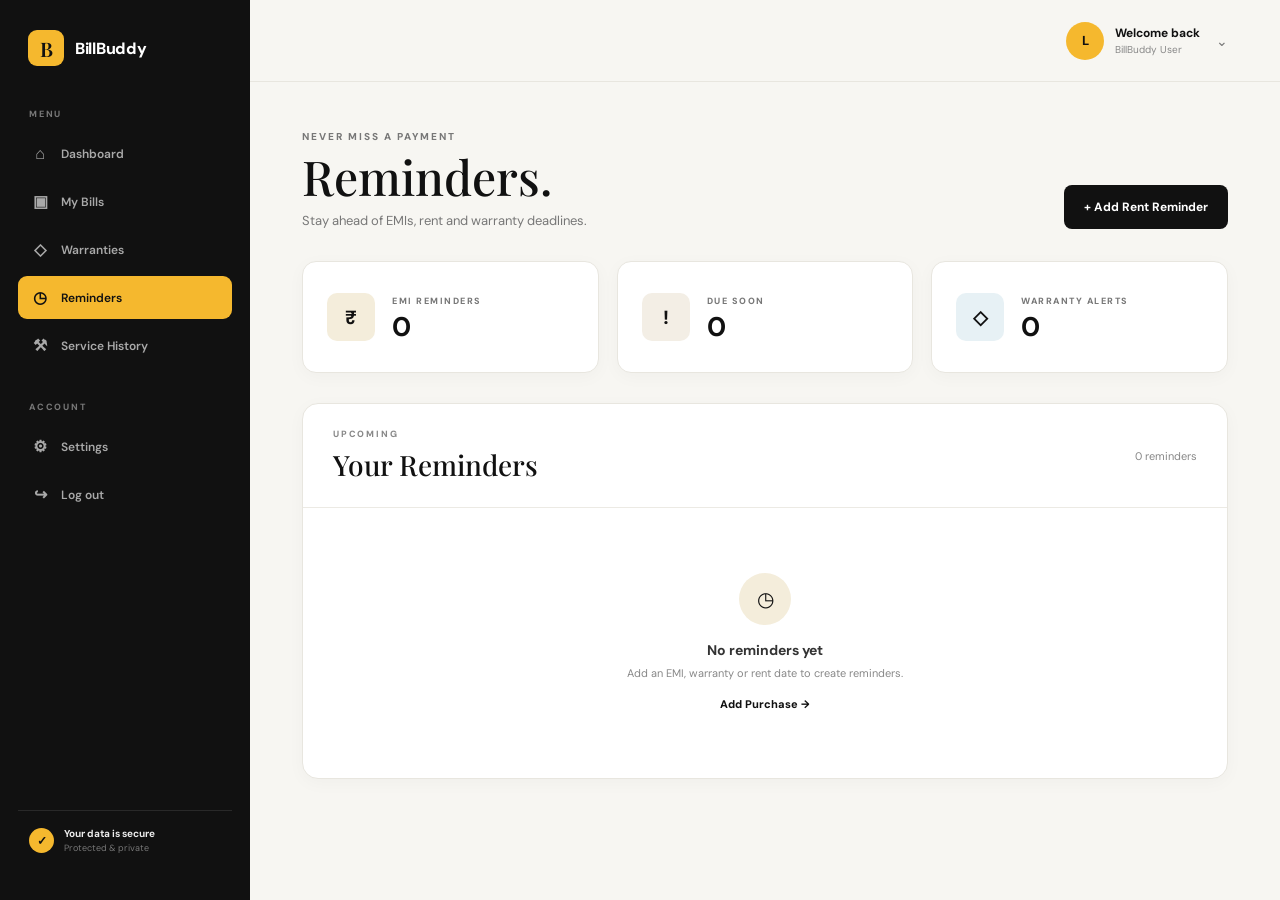
<file: reminders.html>
<!DOCTYPE html>
<html lang="en">

<head>
    <meta charset="UTF-8">
    <meta name="viewport" content="width=device-width, initial-scale=1.0">

    <title>Reminders — BillBuddy</title>

    <link rel="preconnect" href="https://fonts.googleapis.com">
    <link rel="preconnect" href="https://fonts.gstatic.com" crossorigin>

    <link href="https://fonts.googleapis.com/css2?family=DM+Sans:wght@400;500;600;700;800&family=Playfair+Display:wght@500;600&display=swap"
        rel="stylesheet">

    <link rel="stylesheet" href="reminders.css">
</head>

<body>

<div class="app">

    <!-- ================= SIDEBAR ================= -->

    <aside class="sidebar">

        <div class="brand">
            <div class="brand-mark">B</div>
            <span>BillBuddy</span>
        </div>

        <div class="menu-label">MENU</div>

        <nav class="sidebar-nav">

            <a href="dashboard.html">
                <span class="nav-icon">⌂</span>
                <span>Dashboard</span>
            </a>

            <a href="my-bills.html">
                <span class="nav-icon">▣</span>
                <span>My Bills</span>
            </a>

            <a href="warranties.html">
                <span class="nav-icon">◇</span>
                <span>Warranties</span>
            </a>

            <a href="reminders.html" class="active">
                <span class="nav-icon">◷</span>
                <span>Reminders</span>
            </a>

            <a href="service-history.html">
                <span class="nav-icon">⚒</span>
                <span>Service History</span>
            </a>

        </nav>

        <div class="menu-label account-label">
            ACCOUNT
        </div>

        <nav class="sidebar-nav">

            <a href="settings.html">
                <span class="nav-icon">⚙</span>
                <span>Settings</span>
            </a>

            <a href="login.html" class="logout">
                <span class="nav-icon">↪</span>
                <span>Log out</span>
            </a>

        </nav>

        <div class="secure-box">

            <div class="secure-icon">✓</div>

            <div>
                <strong>Your data is secure</strong>
                <span>Protected & private</span>
            </div>

        </div>

    </aside>


    <!-- ================= MAIN CONTENT ================= -->

    <main class="main-content">

        <!-- TOP BAR -->

        <header class="topbar">

            <div class="topbar-spacer"></div>

            <div class="profile">

                <div class="profile-avatar">
                    L
                </div>

                <div class="profile-info">

                    <strong>Welcome back</strong>

                    <span>BillBuddy User</span>

                </div>

                <span class="profile-arrow">
                    ⌄
                </span>

            </div>

        </header>


        <!-- PAGE -->

        <section class="page">

            <!-- PAGE HEADER -->

            <div class="page-heading">

                <div>

                    <p class="eyebrow">
                        NEVER MISS A PAYMENT
                    </p>

                    <h1>
                        Reminders.
                    </h1>

                    <p class="subtitle">
                        Stay ahead of EMIs, rent and warranty deadlines.
                    </p>

                </div>

                <button
                    type="button"
                    class="add-reminder-btn"
                    id="openRentModal">

                    + Add Rent Reminder

                </button>

            </div>


            <!-- SUMMARY -->

            <div class="summary-grid">

                <div class="summary-card">

                    <div class="summary-icon emi-icon">
                        ₹
                    </div>

                    <div class="summary-info">

                        <span class="summary-label">
                            EMI REMINDERS
                        </span>

                        <strong
                            class="summary-number"
                            id="emiCount">
                            0
                        </strong>

                    </div>

                </div>


                <div class="summary-card">

                    <div class="summary-icon warning-icon">
                        !
                    </div>

                    <div class="summary-info">

                        <span class="summary-label">
                            DUE SOON
                        </span>

                        <strong
                            class="summary-number"
                            id="dueSoonCount">
                            0
                        </strong>

                    </div>

                </div>


                <div class="summary-card">

                    <div class="summary-icon warranty-icon">
                        ◇
                    </div>

                    <div class="summary-info">

                        <span class="summary-label">
                            WARRANTY ALERTS
                        </span>

                        <strong
                            class="summary-number"
                            id="warrantyCount">
                            0
                        </strong>

                    </div>

                </div>

            </div>


            <!-- REMINDERS PANEL -->

            <section class="reminders-panel">

                <div class="reminders-header">

                    <div>

                        <p class="reminders-label">
                            UPCOMING
                        </p>

                        <h2>
                            Your Reminders
                        </h2>

                    </div>

                    <span
                        class="reminder-count"
                        id="reminderCount">
                        0 reminders
                    </span>

                </div>


                <!-- LIST -->

                <div
                    class="reminder-list"
                    id="reminderList">
                </div>


                <!-- EMPTY STATE -->

                <div
                    class="empty-reminders"
                    id="emptyReminders">

                    <div class="empty-icon">
                        ◷
                    </div>

                    <strong>
                        No reminders yet
                    </strong>

                    <span>
                        Add an EMI, warranty or rent date to create reminders.
                    </span>

                    <a href="add-purchase.html">
                        Add Purchase →
                    </a>

                </div>

            </section>

        </section>

    </main>

</div>


<!-- ================= RENT MODAL ================= -->

<div
    class="rent-modal"
    id="rentModal">

    <div class="rent-modal-box">

        <button
            type="button"
            class="rent-close"
            id="closeRentModal">
            ×
        </button>

        <p class="modal-label">
            MONTHLY REMINDER
        </p>

        <h2>
            Add House Rent
        </h2>

        <p class="modal-description">
            Set a monthly reminder for your house rent.
        </p>


        <form id="rentForm">

            <label for="rentTitle">
                House / Room Name
            </label>

            <input
                type="text"
                id="rentTitle"
                placeholder="Eg. Home Rent"
                required
            >


            <label for="rentAmount">
                Rent Amount
            </label>

            <input
                type="number"
                id="rentAmount"
                placeholder="₹ 12000"
                min="1"
                required
            >


            <label for="rentDueDate">
                Due Date
            </label>

            <input
                type="date"
                id="rentDueDate"
                required
            >


            <label for="rentReminder">
                Remind Me
            </label>

            <select id="rentReminder">

                <option value="1">
                    1 day before
                </option>

                <option value="3" selected>
                    3 days before
                </option>

                <option value="5">
                    5 days before
                </option>

                <option value="7">
                    7 days before
                </option>

            </select>


            <button
                type="submit"
                class="save-rent-btn">

                Save Rent Reminder
                <span>→</span>

            </button>

        </form>

    </div>

</div>


<script src="reminders.js"></script>

</body>
</html>
</file>
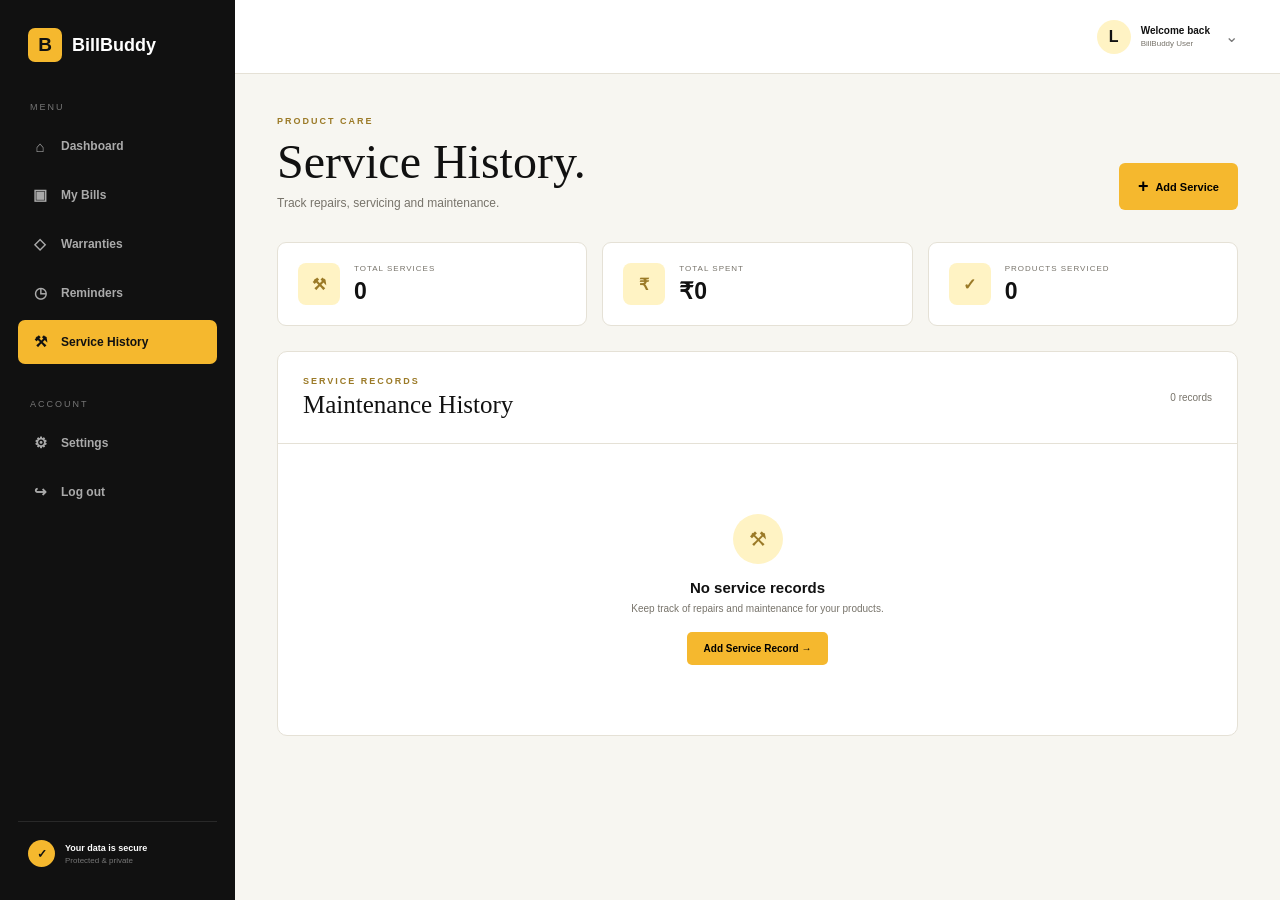
<file: service-history.html>
<!DOCTYPE html>
<html lang="en">

<head>
    <meta charset="UTF-8">
    <meta name="viewport" content="width=device-width, initial-scale=1.0">

    <title>Service History — BillBuddy</title>

    <link rel="stylesheet" href="service-history.css">
</head>

<body>

<div class="app">

    <!-- SIDEBAR -->
    <aside class="sidebar">

        <div class="brand">
            <div class="brand-mark">B</div>
            <span>BillBuddy</span>
        </div>

        <div class="menu-label">MENU</div>

        <nav class="sidebar-nav">

            <a href="dashboard.html">
                <span class="nav-icon">⌂</span>
                Dashboard
            </a>

            <a href="my-bills.html">
                <span class="nav-icon">▣</span>
                My Bills
            </a>

            <a href="warranties.html">
                <span class="nav-icon">◇</span>
                Warranties
            </a>

            <a href="reminders.html">
                <span class="nav-icon">◷</span>
                Reminders
            </a>

            <a href="service-history.html" class="active">
                <span class="nav-icon">⚒</span>
                Service History
            </a>

        </nav>

        <div class="menu-label account-label">
            ACCOUNT
        </div>

        <nav class="sidebar-nav">

            <a href="settings.html">
                <span class="nav-icon">⚙</span>
                Settings
            </a>

            <a href="login.html">
                <span class="nav-icon">↪</span>
                Log out
            </a>

        </nav>

        <div class="secure-box">

            <div class="secure-icon">✓</div>

            <div>
                <strong>Your data is secure</strong>
                <span>Protected & private</span>
            </div>

        </div>

    </aside>


    <!-- MAIN -->
    <main class="main-content">

        <header class="topbar">

            <div></div>

            <div class="profile">

                <div class="profile-avatar">
                    L
                </div>

                <div class="profile-info">
                    <strong>Welcome back</strong>
                    <span>BillBuddy User</span>
                </div>

                <span class="profile-arrow">⌄</span>

            </div>

        </header>


        <section class="page">

            <!-- HEADING -->

            <div class="page-heading">

                <div>

                    <p class="eyebrow">
                        PRODUCT CARE
                    </p>

                    <h1>Service History.</h1>

                    <p class="subtitle">
                        Track repairs, servicing and maintenance.
                    </p>

                </div>

                <button
                    class="add-button"
                    onclick="openServiceForm()"
                >
                    <span>+</span>
                    Add Service
                </button>

            </div>


            <!-- SUMMARY -->

            <div class="summary-grid">

                <div class="summary-card">

                    <div class="summary-icon">
                        ⚒
                    </div>

                    <div>
                        <span>TOTAL SERVICES</span>
                        <strong id="totalServices">0</strong>
                    </div>

                </div>


                <div class="summary-card">

                    <div class="summary-icon">
                        ₹
                    </div>

                    <div>
                        <span>TOTAL SPENT</span>
                        <strong id="totalSpent">₹0</strong>
                    </div>

                </div>


                <div class="summary-card">

                    <div class="summary-icon">
                        ✓
                    </div>

                    <div>
                        <span>PRODUCTS SERVICED</span>
                        <strong id="productsServiced">0</strong>
                    </div>

                </div>

            </div>


            <!-- SERVICE SECTION -->

            <div class="service-section">

                <div class="section-header">

                    <div>

                        <p class="section-label">
                            SERVICE RECORDS
                        </p>

                        <h2>Maintenance History</h2>

                    </div>

                    <span id="serviceCount">
                        0 records
                    </span>

                </div>


                <div
                    id="serviceList"
                    class="service-list">
                </div>


                <!-- EMPTY STATE -->

                <div
                    id="emptyServices"
                    class="empty-services">

                    <div class="empty-icon">
                        ⚒
                    </div>

                    <h3>No service records</h3>

                    <p>
                        Keep track of repairs and maintenance
                        for your products.
                    </p>

                    <button onclick="openServiceForm()">
                        Add Service Record →
                    </button>

                </div>

            </div>

        </section>

    </main>

</div>


<!-- SERVICE MODAL -->

<div
    id="serviceModal"
    class="modal"
>

    <div class="modal-box">

        <div class="modal-header">

            <div>
                <p>SERVICE RECORD</p>
                <h2>Add Service</h2>
            </div>

            <button onclick="closeServiceForm()">
                ×
            </button>

        </div>


        <form id="serviceForm">

            <label>
                Product Name

                <input
                    type="text"
                    id="serviceProduct"
                    placeholder="e.g. Samsung TV"
                    required
                >

            </label>


            <label>
                Service Type

                <select id="serviceType">

                    <option value="Repair">
                        Repair
                    </option>

                    <option value="Maintenance">
                        Maintenance
                    </option>

                    <option value="Warranty Service">
                        Warranty Service
                    </option>

                    <option value="Replacement">
                        Replacement
                    </option>

                </select>

            </label>


            <div class="form-row">

                <label>
                    Service Date

                    <input
                        type="date"
                        id="serviceDate"
                        required
                    >

                </label>


                <label>
                    Cost

                    <input
                        type="number"
                        id="serviceCost"
                        placeholder="₹0"
                        min="0"
                    >

                </label>

            </div>


            <label>
                Service Center

                <input
                    type="text"
                    id="serviceCenter"
                    placeholder="e.g. Authorized Service Center"
                >

            </label>


            <label>
                Notes

                <textarea
                    id="serviceNotes"
                    rows="3"
                    placeholder="Add service details..."
                ></textarea>

            </label>


            <div class="modal-actions">

                <button
                    type="button"
                    class="cancel-btn"
                    onclick="closeServiceForm()"
                >
                    Cancel
                </button>

                <button
                    type="submit"
                    class="save-btn"
                >
                    Save Service
                </button>

            </div>

        </form>

    </div>

</div>


<script src="service-history.js"></script>

</body>
</html>
</file>
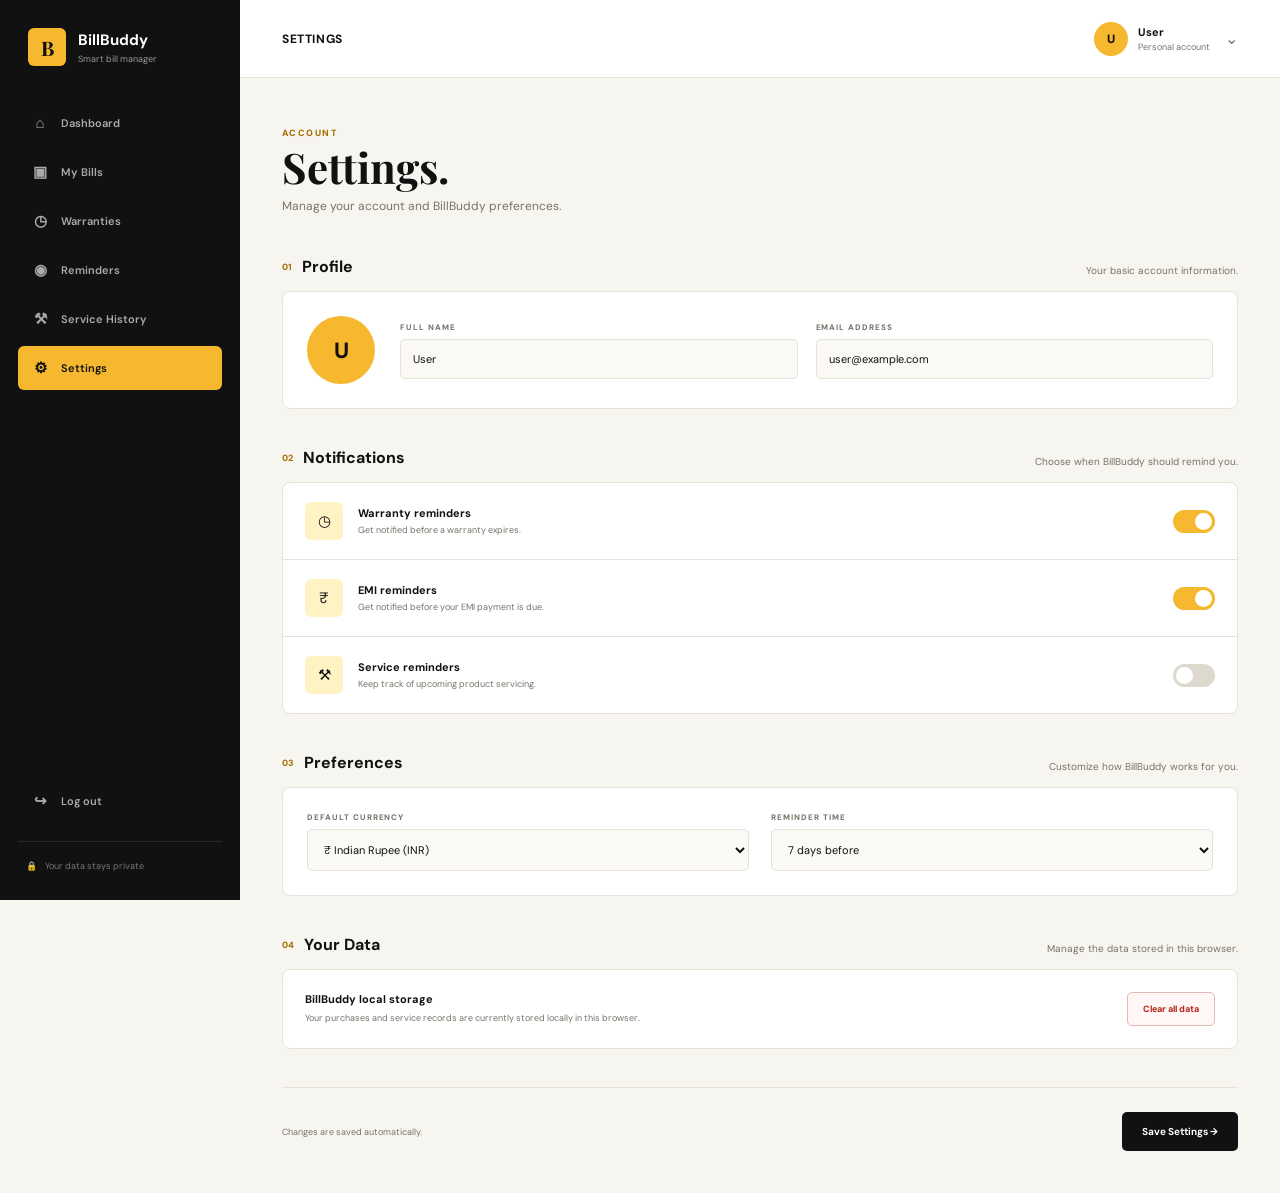
<file: settings.html>
<!DOCTYPE html>
<html lang="en">
<head>
    <meta charset="UTF-8">
    <meta name="viewport" content="width=device-width, initial-scale=1.0">

    <title>Settings — BillBuddy</title>

    <link rel="stylesheet" href="settings.css">

    <link rel="preconnect" href="https://fonts.googleapis.com">
    <link rel="preconnect" href="https://fonts.gstatic.com" crossorigin>

    <link href="https://fonts.googleapis.com/css2?family=DM+Sans:wght@400;500;600;700&family=Playfair+Display:wght@600;700&display=swap" rel="stylesheet">
</head>

<body>

<div class="app">

    <!-- SIDEBAR -->
    <aside class="sidebar">

        <div class="brand">
            <div class="brand-mark">B</div>

            <div>
                <strong>BillBuddy</strong>
                <span>Smart bill manager</span>
            </div>
        </div>

        <nav class="nav">

            <a href="dashboard.html">
                <span>⌂</span>
                Dashboard
            </a>

            <a href="my-bills.html">
                <span>▣</span>
                My Bills
            </a>

            <a href="warranties.html">
                <span>◷</span>
                Warranties
            </a>

            <a href="reminders.html">
                <span>◉</span>
                Reminders
            </a>

            <a href="service-history.html">
                <span>⚒</span>
                Service History
            </a>

            <a href="settings.html" class="active">
                <span>⚙</span>
                Settings
            </a>

        </nav>

        <div class="sidebar-bottom">

            <a href="login.html" class="logout">
                <span>↪</span>
                Log out
            </a>

            <div class="secure">
                <span>🔒</span>
                Your data stays private
            </div>

        </div>

    </aside>


    <!-- MAIN -->
    <main class="main">

        <!-- TOPBAR -->
        <header class="topbar">

            <div class="topbar-title">
                Settings
            </div>

            <div class="profile">

                <div class="profile-avatar">
                    U
                </div>

                <div class="profile-info">
                    <strong>User</strong>
                    <span>Personal account</span>
                </div>

                <span class="profile-arrow">⌄</span>

            </div>

        </header>


        <!-- CONTENT -->
        <section class="content">

            <div class="page-heading">

                <div>
                    <span class="eyebrow">ACCOUNT</span>

                    <h1>Settings.</h1>

                    <p>
                        Manage your account and BillBuddy preferences.
                    </p>
                </div>

            </div>


            <!-- PROFILE -->
            <div class="settings-section">

                <div class="section-heading">
                    <div>
                        <span class="section-number">01</span>
                        <h2>Profile</h2>
                    </div>

                    <p>Your basic account information.</p>
                </div>

                <div class="settings-card">

                    <div class="avatar-large">
                        U
                    </div>

                    <div class="profile-fields">

                        <div class="field">
                            <label>FULL NAME</label>
                            <input
                                type="text"
                                id="userName"
                                value="User"
                            >
                        </div>

                        <div class="field">
                            <label>EMAIL ADDRESS</label>
                            <input
                                type="email"
                                id="userEmail"
                                value="user@example.com"
                            >
                        </div>

                    </div>

                </div>

            </div>


            <!-- NOTIFICATIONS -->
            <div class="settings-section">

                <div class="section-heading">
                    <div>
                        <span class="section-number">02</span>
                        <h2>Notifications</h2>
                    </div>

                    <p>Choose when BillBuddy should remind you.</p>
                </div>


                <div class="settings-list">

                    <div class="setting-item">

                        <div class="setting-icon">◷</div>

                        <div class="setting-text">
                            <strong>Warranty reminders</strong>

                            <span>
                                Get notified before a warranty expires.
                            </span>
                        </div>

                        <label class="switch">
                            <input
                                type="checkbox"
                                id="warrantyNotifications"
                                checked
                            >
                            <span class="slider"></span>
                        </label>

                    </div>


                    <div class="setting-item">

                        <div class="setting-icon">₹</div>

                        <div class="setting-text">
                            <strong>EMI reminders</strong>

                            <span>
                                Get notified before your EMI payment is due.
                            </span>
                        </div>

                        <label class="switch">
                            <input
                                type="checkbox"
                                id="emiNotifications"
                                checked
                            >
                            <span class="slider"></span>
                        </label>

                    </div>


                    <div class="setting-item">

                        <div class="setting-icon">⚒</div>

                        <div class="setting-text">
                            <strong>Service reminders</strong>

                            <span>
                                Keep track of upcoming product servicing.
                            </span>
                        </div>

                        <label class="switch">
                            <input
                                type="checkbox"
                                id="serviceNotifications"
                            >
                            <span class="slider"></span>
                        </label>

                    </div>

                </div>

            </div>


            <!-- PREFERENCES -->
            <div class="settings-section">

                <div class="section-heading">
                    <div>
                        <span class="section-number">03</span>
                        <h2>Preferences</h2>
                    </div>

                    <p>Customize how BillBuddy works for you.</p>
                </div>


                <div class="settings-card preferences">

                    <div class="field">

                        <label>DEFAULT CURRENCY</label>

                        <select id="currency">
                            <option value="INR">₹ Indian Rupee (INR)</option>
                            <option value="USD">$ US Dollar (USD)</option>
                            <option value="EUR">€ Euro (EUR)</option>
                        </select>

                    </div>


                    <div class="field">

                        <label>REMINDER TIME</label>

                        <select id="reminderTime">

                            <option value="7">7 days before</option>
                            <option value="14">14 days before</option>
                            <option value="30">30 days before</option>

                        </select>

                    </div>

                </div>

            </div>


            <!-- DATA -->
            <div class="settings-section">

                <div class="section-heading">
                    <div>
                        <span class="section-number">04</span>
                        <h2>Your Data</h2>
                    </div>

                    <p>Manage the data stored in this browser.</p>
                </div>


                <div class="data-card">

                    <div>
                        <strong>BillBuddy local storage</strong>

                        <span>
                            Your purchases and service records are currently
                            stored locally in this browser.
                        </span>
                    </div>

                    <button
                        class="danger-button"
                        id="clearData"
                    >
                        Clear all data
                    </button>

                </div>

            </div>


            <!-- SAVE -->
            <div class="save-area">

                <span id="saveMessage">
                    Changes are saved automatically.
                </span>

                <button
                    class="save-button"
                    id="saveSettings"
                >
                    Save Settings →
                </button>

            </div>

        </section>

    </main>

</div>


<script src="settings.js"></script>

</body>
</html>
</file>
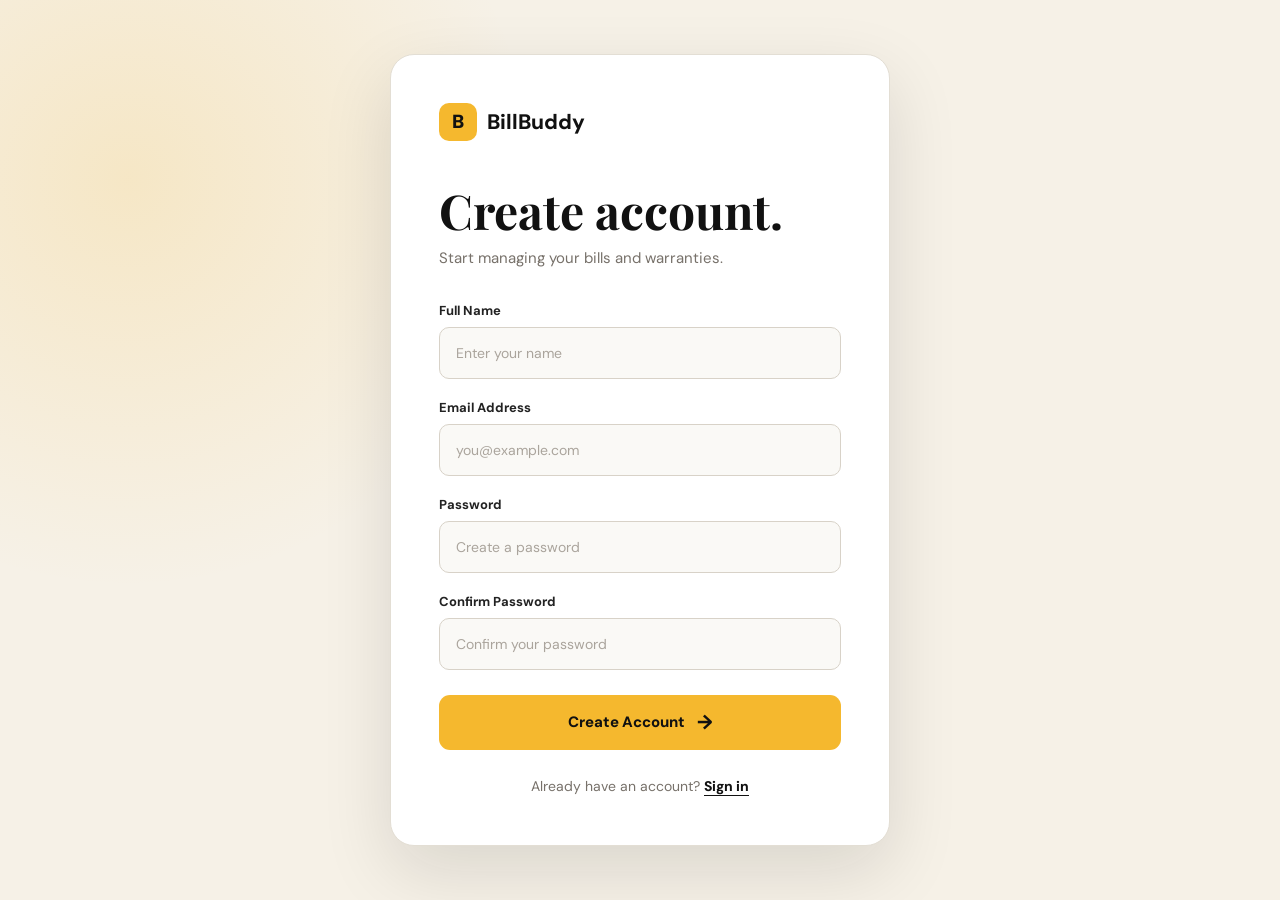
<file: signup.html>
<!DOCTYPE html>
<html lang="en">

<head>

    <meta charset="UTF-8">

    <meta
        name="viewport"
        content="width=device-width, initial-scale=1.0"
    >

    <title>Create Account — BillBuddy</title>

    <link
        rel="preconnect"
        href="https://fonts.googleapis.com"
    >

    <link
        rel="preconnect"
        href="https://fonts.gstatic.com"
        crossorigin
    >

    <link
        href="https://fonts.googleapis.com/css2?family=DM+Sans:wght@400;500;600;700&family=Playfair+Display:wght@500;600;700&display=swap"
        rel="stylesheet"
    >

    <link
        rel="stylesheet"
        href="signup.css"
    >

    <script src="auth.js"></script>

</head>


<body>

    <main class="login-page">

        <div class="login-card">

            <div class="login-logo">
                <span>B</span>
                BillBuddy
            </div>


            <h1>Create account.</h1>

            <p>
                Start managing your bills and warranties.
            </p>


            <form id="signupForm">

                <!-- NAME -->

                <label for="signupName">
                    Full Name
                </label>

                <input
                    type="text"
                    id="signupName"
                    placeholder="Enter your name"
                    autocomplete="name"
                    required
                >


                <!-- EMAIL -->

                <label for="signupEmail">
                    Email Address
                </label>

                <input
                    type="email"
                    id="signupEmail"
                    placeholder="you@example.com"
                    autocomplete="email"
                    required
                >


                <!-- PASSWORD -->

                <label for="signupPassword">
                    Password
                </label>

                <input
                    type="password"
                    id="signupPassword"
                    placeholder="Create a password"
                    minlength="8"
                    autocomplete="new-password"
                    required
                >


                <!-- CONFIRM PASSWORD -->

                <label for="confirmPassword">
                    Confirm Password
                </label>

                <input
                    type="password"
                    id="confirmPassword"
                    placeholder="Confirm your password"
                    minlength="8"
                    autocomplete="new-password"
                    required
                >


                <button
                    type="submit"
                    class="sign-in-button"
                >
                    Create Account
                    <span>→</span>
                </button>

            </form>


            <p class="signup-text">

                Already have an account?

                <a href="login.html">
                    Sign in
                </a>

            </p>

        </div>

    </main>


    <script>

        const signupForm =
            document.getElementById(
                "signupForm"
            );


        signupForm.addEventListener(
            "submit",
            async function(event) {

                event.preventDefault();


                const name =
                    document.getElementById(
                        "signupName"
                    ).value.trim();


                const email =
                    document.getElementById(
                        "signupEmail"
                    ).value.trim();


                const password =
                    document.getElementById(
                        "signupPassword"
                    ).value;


                const confirmPassword =
                    document.getElementById(
                        "confirmPassword"
                    ).value;


                // Check name
                if (!name) {

                    alert(
                        "Please enter your name."
                    );

                    return;
                }


                // Check password
                if (password.length < 8) {

                    alert(
                        "Password must contain at least 8 characters."
                    );

                    return;
                }


                // Check confirm password
                if (
                    password !==
                    confirmPassword
                ) {

                    alert(
                        "Passwords do not match."
                    );

                    return;
                }


                try {

                    await registerUser(
                        name,
                        email,
                        password
                    );


                    // Account created
                    // Directly go to dashboard

                    window.location.href =
                        "dashboard.html";

                }

                catch(error) {

                    alert(
                        error.message
                    );

                }

            }
        );

    </script>

</body>

</html>
</file>
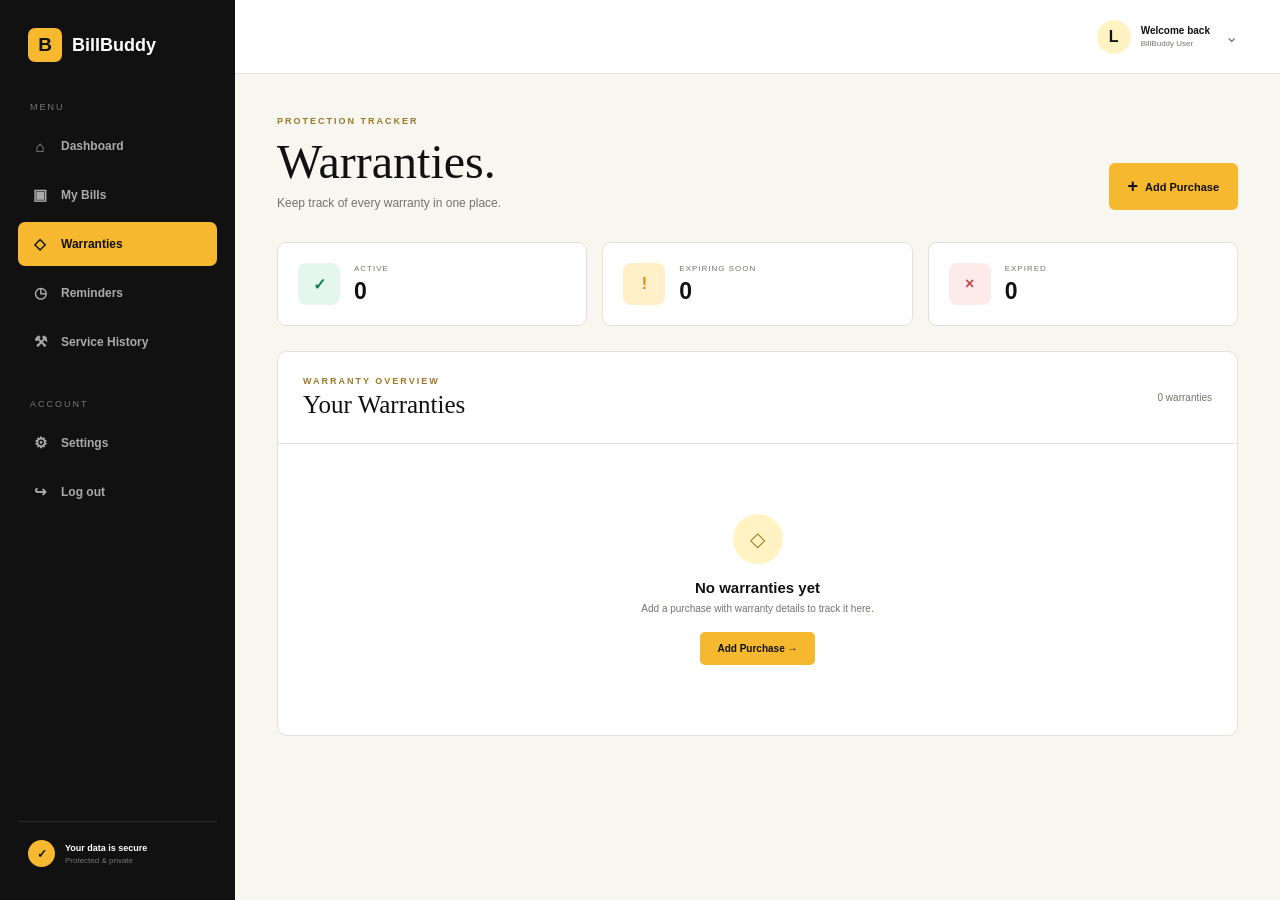
<file: warranties.html>
<!DOCTYPE html>
<html lang="en">
<head>
    <meta charset="UTF-8">
    <meta name="viewport" content="width=device-width, initial-scale=1.0">

    <title>Warranties — BillBuddy</title>

    <link rel="stylesheet" href="warranties.css">
</head>

<body>

<div class="app">

    <!-- SIDEBAR -->
    <aside class="sidebar">

        <div class="brand">
            <div class="brand-mark">B</div>
            <span>BillBuddy</span>
        </div>

        <div class="menu-label">MENU</div>

        <nav class="sidebar-nav">

            <a href="dashboard.html">
                <span class="nav-icon">⌂</span>
                Dashboard
            </a>

            <a href="my-bills.html">
                <span class="nav-icon">▣</span>
                My Bills
            </a>

            <a href="warranties.html" class="active">
                <span class="nav-icon">◇</span>
                Warranties
            </a>

            <a href="reminders.html">
                <span class="nav-icon">◷</span>
                Reminders
            </a>

            <a href="service-history.html">
                <span class="nav-icon">⚒</span>
                Service History
            </a>

        </nav>

        <div class="menu-label account-label">ACCOUNT</div>

        <nav class="sidebar-nav">

            <a href="settings.html">
                <span class="nav-icon">⚙</span>
                Settings
            </a>

            <a href="login.html">
                <span class="nav-icon">↪</span>
                Log out
            </a>

        </nav>

        <div class="secure-box">
            <div class="secure-icon">✓</div>

            <div>
                <strong>Your data is secure</strong>
                <span>Protected & private</span>
            </div>
        </div>

    </aside>


    <!-- MAIN -->
    <main class="main-content">

        <header class="topbar">

            <div></div>

            <div class="profile">

                <div class="profile-avatar">L</div>

                <div class="profile-info">
                    <strong>Welcome back</strong>
                    <span>BillBuddy User</span>
                </div>

                <span class="profile-arrow">⌄</span>

            </div>

        </header>


        <section class="page">

            <!-- HEADING -->

            <div class="page-heading">

                <div>

                    <p class="eyebrow">
                        PROTECTION TRACKER
                    </p>

                    <h1>Warranties.</h1>

                    <p class="subtitle">
                        Keep track of every warranty in one place.
                    </p>

                </div>

                <a href="add-purchase.html" class="add-button">
                    <span>+</span>
                    Add Purchase
                </a>

            </div>


            <!-- SUMMARY -->

            <div class="summary-grid">

                <div class="summary-card">

                    <div class="summary-icon">✓</div>

                    <div>
                        <span>ACTIVE</span>
                        <strong id="activeWarrantyCount">0</strong>
                    </div>

                </div>


                <div class="summary-card warning">

                    <div class="summary-icon">!</div>

                    <div>
                        <span>EXPIRING SOON</span>
                        <strong id="expiringWarrantyCount">0</strong>
                    </div>

                </div>


                <div class="summary-card expired">

                    <div class="summary-icon">×</div>

                    <div>
                        <span>EXPIRED</span>
                        <strong id="expiredWarrantyCount">0</strong>
                    </div>

                </div>

            </div>


            <!-- WARRANTY LIST -->

            <div class="warranty-section">

                <div class="section-header">

                    <div>

                        <p class="section-label">
                            WARRANTY OVERVIEW
                        </p>

                        <h2>Your Warranties</h2>

                    </div>

                    <span id="warrantyCount">
                        0 warranties
                    </span>

                </div>


                <div id="warrantyList"
                     class="warranty-list">
                </div>


                <!-- EMPTY -->

                <div id="emptyWarranties"
                     class="empty-warranties">

                    <div class="empty-icon">
                        ◇
                    </div>

                    <h3>No warranties yet</h3>

                    <p>
                        Add a purchase with warranty details
                        to track it here.
                    </p>

                    <a href="add-purchase.html">
                        Add Purchase →
                    </a>

                </div>

            </div>

        </section>

    </main>

</div>


<script>

    // ========================================
    // BILLBUDDY - WARRANTIES
    // ========================================

    const warrantyList =
        document.getElementById("warrantyList");

    const emptyWarranties =
        document.getElementById("emptyWarranties");

    const warrantyCount =
        document.getElementById("warrantyCount");

    const activeWarrantyCount =
        document.getElementById("activeWarrantyCount");

    const expiringWarrantyCount =
        document.getElementById("expiringWarrantyCount");

    const expiredWarrantyCount =
        document.getElementById("expiredWarrantyCount");


    const purchases =
        JSON.parse(
            localStorage.getItem("billbuddyPurchases")
        ) || [];


    // Only purchases having warranty expiry
    const warranties =
        purchases.filter(
            purchase => purchase.warrantyExpiry
        );


    const today = new Date();

    today.setHours(0, 0, 0, 0);


    let active = 0;
    let expiring = 0;
    let expired = 0;


    warrantyList.innerHTML = "";


    warranties
        .slice()
        .reverse()
        .forEach(warranty => {

            const expiryDate =
                new Date(warranty.warrantyExpiry);

            expiryDate.setHours(0, 0, 0, 0);


            const difference =
                Math.ceil(
                    (expiryDate - today) /
                    (1000 * 60 * 60 * 24)
                );


            let status = "";
            let statusClass = "";


            if (difference < 0) {

                status = "Expired";
                statusClass = "expired-status";

                expired++;

            }

            else if (difference <= 30) {

                status = "Expiring Soon";
                statusClass = "warning-status";

                expiring++;

            }

            else {

                status = "Active";
                statusClass = "active-status";

                active++;

            }


            const card =
                document.createElement("div");

            card.className =
                "warranty-card";


            card.innerHTML = `

                <div class="warranty-icon">
                    ◇
                </div>


                <div class="warranty-product">

                    <strong>
                        ${escapeHTML(
                            warranty.productName
                        )}
                    </strong>

                    <span>
                        ${escapeHTML(
                            warranty.seller ||
                            "Store not added"
                        )}
                    </span>

                </div>


                <div class="warranty-date">

                    <span>
                        EXPIRES
                    </span>

                    <strong>
                        ${warranty.warrantyExpiry}
                    </strong>

                </div>


                <div class="warranty-days">

                    ${
                        difference < 0
                            ? `<strong>
                                ${Math.abs(difference)} days ago
                               </strong>`
                            : `<strong>
                                ${difference} days
                               </strong>`
                    }

                    <span>
                        ${
                            difference < 0
                                ? "Warranty ended"
                                : "remaining"
                        }
                    </span>

                </div>


                <div class="warranty-status ${statusClass}">
                    ${status}
                </div>

            `;


            warrantyList.appendChild(card);

        });


    // ========================================
    // COUNTS
    // ========================================

    activeWarrantyCount.textContent =
        active;

    expiringWarrantyCount.textContent =
        expiring;

    expiredWarrantyCount.textContent =
        expired;


    warrantyCount.textContent =
        `${warranties.length} ${
            warranties.length === 1
                ? "warranty"
                : "warranties"
        }`;


    // ========================================
    // EMPTY STATE
    // ========================================

    if (warranties.length === 0) {

        emptyWarranties.style.display =
            "block";

    } else {

        emptyWarranties.style.display =
            "none";

    }


    // ========================================
    // SECURITY
    // ========================================

    function escapeHTML(value) {

        const div =
            document.createElement("div");

        div.textContent = value;

        return div.innerHTML;

    }

</script>

</body>
</html>
</file>
<file: style.css>
/* =====================================================
   BILLBUDDY — MAIN STYLES
   Editorial + Bento Grid Design
===================================================== */

:root {
    --cream: #f5f0e6;
    --paper: #fffdf8;
    --ink: #0d1b3e;
    --green: #0c2253;
    --green-light: #dce9ff;
    --orange: #f5a623;
    --orange-light: #ffe2a8;
    --muted: #64748b;
    --line: rgba(13, 27, 62, 0.12);
    --white: #ffffff;

    --display: "Playfair Display", serif;
    --body: "DM Sans", sans-serif;

    --radius: 24px;
    --max-width: 1400px;
}


/* =====================================================
   RESET
===================================================== */

* {
    margin: 0;
    padding: 0;
    box-sizing: border-box;
}

html {
    scroll-behavior: smooth;
}

body {
    font-family: var(--body);
    background: var(--cream);
    color: var(--ink);
    overflow-x: hidden;
}

a {
    color: inherit;
    text-decoration: none;
}

button,
a {
    -webkit-tap-highlight-color: transparent;
}


/* =====================================================
   NAVBAR
===================================================== */

.navbar {
    width: 100%;
    max-width: var(--max-width);
    margin: auto;

    height: 86px;
    padding: 0 35px;

    display: flex;
    align-items: center;
    justify-content: space-between;

    position: relative;
    z-index: 10;
}

.logo {
    display: flex;
    align-items: center;
    gap: 10px;

    font-size: 19px;
    font-weight: 700;
    letter-spacing: -0.5px;
}

.logo-icon {
    width: 34px;
    height: 34px;

    display: grid;
    place-items: center;

    border-radius: 10px;

    background: var(--green);
    color: var(--orange);

    font-family: var(--display);
    font-weight: 800;
    font-size: 19px;
}

.nav-links {
    display: flex;
    gap: 38px;
    align-items: center;
}

.nav-links a {
    font-size: 13px;
    font-weight: 600;
    color: #4f5953;

    transition: 0.25s ease;
}

.nav-links a:hover {
    color: var(--orange);
}

.nav-button {
    background: var(--green);
    color: white;

    padding: 13px 20px;
    border-radius: 100px;

    font-size: 13px;
    font-weight: 600;

    transition: 0.3s ease;
}

.nav-button span {
    margin-left: 7px;
}

.nav-button:hover {
    transform: translateY(-2px);
    background: #244c3b;
}


/* =====================================================
   HERO
===================================================== */

.hero {
    max-width: var(--max-width);
    min-height: 680px;

    margin: auto;
    padding: 60px 35px 90px;

    display: grid;
    grid-template-columns: 1.05fr 0.95fr;
    gap: 50px;

    align-items: center;

    position: relative;
}

.hero-content {
    position: relative;
    z-index: 2;
}

.eyebrow {
    font-size: 11px;
    font-weight: 700;
    letter-spacing: 2.5px;

    color: #68716b;

    margin-bottom: 22px;
}

.hero h1 {
    font-family: var(--display);

    font-size: clamp(55px, 6vw, 88px);
    line-height: 0.98;

    letter-spacing: -4px;

    max-width: 800px;
}

.hero h1 span {
    color: var(--orange);
    font-style: italic;
}

.hero-description {
    max-width: 480px;

    margin-top: 30px;

    color: var(--muted);

    font-size: 16px;
    line-height: 1.7;
}

.hero-actions {
    display: flex;
    align-items: center;
    gap: 14px;

    margin-top: 35px;
}

.primary-button,
.secondary-button,
.cta-button {
    display: inline-flex;
    align-items: center;
    gap: 12px;

    border-radius: 100px;

    padding: 15px 22px;

    font-size: 13px;
    font-weight: 700;

    transition: 0.3s ease;
}

.primary-button {
    background: var(--green);
    color: white;
}

.primary-button:hover {
    transform: translateY(-3px);
    box-shadow: 0 12px 25px rgba(24, 56, 43, 0.18);
}

.secondary-button {
    border: 1px solid var(--line);
    background: rgba(255,255,255,0.45);
}

.secondary-button:hover {
    background: white;
}

.hero-stats {
    display: flex;
    gap: 42px;

    margin-top: 65px;
}

.hero-stats div {
    display: flex;
    flex-direction: column;
    gap: 5px;
}

.hero-stats strong {
    font-size: 20px;
}

.hero-stats span {
    font-size: 10px;
    color: var(--muted);
    text-transform: uppercase;
    letter-spacing: 1px;
}


/* =====================================================
   HERO VISUAL
===================================================== */

.hero-visual {
    min-height: 560px;

    position: relative;

    display: flex;
    align-items: center;
    justify-content: center;
}

.hero-visual::before {
    content: "";

    position: absolute;

    width: 420px;
    height: 420px;

    background: var(--orange-light);

    border-radius: 48% 52% 55% 45%;

    transform: rotate(-15deg);

    opacity: 0.65;
}

.product-card {
    width: 390px;
    height: 465px;

    background: var(--green);

    border-radius: 32px;

    padding: 25px;

    position: relative;
    z-index: 2;

    box-shadow:
        0 35px 70px rgba(24, 56, 43, 0.25);

    transform: rotate(3deg);

    transition: 0.5s ease;
}

.product-card:hover {
    transform: rotate(0deg) translateY(-8px);
}

.product-top {
    display: flex;
    justify-content: space-between;

    color: white;

    font-size: 12px;
    opacity: 0.85;
}

.laptop-visual {
    position: absolute;

    left: 50%;
    top: 105px;

    transform: translateX(-50%);

    width: 270px;
}

.laptop-screen {
    height: 175px;

    border: 9px solid #17231f;

    border-radius: 14px 14px 5px 5px;

    background:
        linear-gradient(
            135deg,
            #e8efe8,
            #8ea89a
        );

    overflow: hidden;

    box-shadow: inset 0 0 25px rgba(0,0,0,0.15);
}

.screen-glow {
    width: 80px;
    height: 80px;

    background: var(--orange);

    border-radius: 50%;

    position: absolute;

    top: 45px;
    left: 95px;

    filter: blur(5px);

    opacity: 0.75;
}

.laptop-base {
    height: 12px;

    background: #111914;

    border-radius: 0 0 30px 30px;
}

.receipt-card {
    position: absolute;

    bottom: 32px;
    right: -35px;

    width: 180px;

    padding: 20px;

    background: var(--paper);

    color: var(--ink);

    border-radius: 8px;

    transform: rotate(-6deg);

    box-shadow: 0 20px 40px rgba(0,0,0,0.22);
}

.receipt-line {
    height: 5px;

    width: 100%;

    background: #dfe2dc;

    margin-bottom: 8px;

    border-radius: 10px;
}

.receipt-line.large {
    width: 65%;
    height: 9px;
}

.receipt-line.short {
    width: 45%;
}

.receipt-total {
    display: flex;
    justify-content: space-between;

    margin-top: 18px;

    font-size: 11px;
}

.receipt-total strong {
    font-size: 14px;
}

.receipt-status {
    margin-top: 12px;

    color: #4e8765;

    font-size: 9px;
    font-weight: 700;
}

.floating-note {
    position: absolute;

    top: 70px;
    left: 0;

    width: 245px;

    background: white;

    padding: 15px;

    border-radius: 16px;

    display: flex;
    align-items: center;
    gap: 12px;

    z-index: 4;

    box-shadow: 0 20px 45px rgba(0,0,0,0.12);

    animation: float 4s ease-in-out infinite;
}

.note-icon {
    width: 40px;
    height: 40px;

    border-radius: 12px;

    background: #fff0d5;

    color: var(--orange);

    display: grid;
    place-items: center;
}

.floating-note strong {
    display: block;
    font-size: 11px;
}

.floating-note small {
    display: block;

    color: var(--muted);

    margin-top: 4px;

    font-size: 9px;
}

.scribble-text {
    position: absolute;

    bottom: 60px;
    right: -5px;

    font-family: var(--display);

    font-style: italic;

    font-size: 17px;

    color: var(--green);

    transform: rotate(-8deg);

    z-index: 5;
}

@keyframes float {
    0%,100% {
        transform: translateY(0);
    }

    50% {
        transform: translateY(-10px);
    }
}


/* =====================================================
   MARQUEE
===================================================== */

.marquee {
    width: 100%;

    overflow: hidden;

    background: var(--green);

    color: white;

    padding: 18px 0;

    transform: rotate(-1deg) scale(1.02);
}

.marquee-track {
    display: flex;

    align-items: center;
    justify-content: center;

    gap: 35px;

    white-space: nowrap;

    font-size: 11px;
    font-weight: 700;

    letter-spacing: 2px;
}

.marquee-track b {
    color: var(--orange);
}


/* =====================================================
   GENERAL SECTIONS
===================================================== */

.section {
    max-width: var(--max-width);

    margin: auto;

    padding: 130px 35px;
}

.section-heading {
    display: flex;
    align-items: flex-end;
    justify-content: space-between;

    gap: 50px;

    margin-bottom: 65px;
}

.section-heading h2 {
    font-family: var(--display);

    font-size: clamp(45px, 5vw, 72px);

    line-height: 1;

    letter-spacing: -3px;
}

.section-heading h2 em {
    color: var(--orange);
}

.section-heading > p {
    max-width: 340px;

    color: var(--muted);

    line-height: 1.7;

    font-size: 14px;
}

.center-heading {
    display: block;
    text-align: center;
}

.center-heading h2 {
    margin: auto;
}


/* =====================================================
   STEPS
===================================================== */

.steps-grid {
    display: grid;

    grid-template-columns: repeat(4, 1fr);

    gap: 14px;
}

.step-card {
    min-height: 310px;

    background: var(--paper);

    border: 1px solid var(--line);

    border-radius: var(--radius);

    padding: 25px;

    position: relative;

    transition: 0.35s ease;
}

.step-card:hover {
    transform: translateY(-8px);
    box-shadow: 0 25px 45px rgba(16,35,28,0.08);
}

.featured-step {
    background: var(--orange);
}

.step-number {
    font-size: 11px;
    font-weight: 700;

    opacity: 0.55;
}

.step-icon {
    width: 55px;
    height: 55px;

    display: grid;
    place-items: center;

    border-radius: 17px;

    background: rgba(255,255,255,0.7);

    margin-top: 55px;

    font-size: 24px;
}

.step-card h3 {
    margin-top: 24px;

    font-family: var(--display);

    font-size: 23px;
}

.step-card p {
    margin-top: 10px;

    color: var(--muted);

    font-size: 12px;

    line-height: 1.6;
}

.featured-step p {
    color: #4f3b18;
}

.step-arrow {
    position: absolute;

    right: 25px;
    bottom: 25px;

    font-size: 20px;
}


/* =====================================================
   BENTO GRID
===================================================== */

.features-section {
    padding-top: 80px;
}

.bento-grid {
    display: grid;

    grid-template-columns: repeat(12, 1fr);

    grid-auto-rows: 95px;

    gap: 15px;
}

.bento-card {
    border-radius: 28px;

    padding: 30px;

    position: relative;

    overflow: hidden;

    transition: 0.4s ease;
}

.bento-card:hover {
    transform: translateY(-6px);
}

.card-label {
    font-size: 10px;

    letter-spacing: 1.5px;

    font-weight: 700;

    display: flex;
    gap: 12px;
}

.card-label span {
    opacity: 0.45;
}

.bento-card h3 {
    font-family: var(--display);

    font-size: 34px;

    line-height: 1.05;

    letter-spacing: -1px;

    margin-top: 22px;
}

.bento-card > p {
    max-width: 320px;

    margin-top: 15px;

    font-size: 12px;

    line-height: 1.6;

    color: var(--muted);
}


/* BILLS */

.bills-card {
    grid-column: span 7;
    grid-row: span 4;

    background: #e4eee3;
}

.bills-card h3 {
    font-size: 42px;
}

.mini-receipt {
    position: absolute;

    right: 35px;
    bottom: -20px;

    width: 230px;
    height: 250px;

    background: white;

    border-radius: 10px;

    padding: 25px;

    transform: rotate(5deg);

    box-shadow: 0 25px 40px rgba(0,0,0,0.12);
}

.mini-logo {
    width: 35px;
    height: 35px;

    border-radius: 10px;

    background: var(--green);

    color: var(--orange);

    display: grid;
    place-items: center;

    font-family: var(--display);
    font-weight: 700;
}

.mini-lines {
    margin-top: 35px;
}

.mini-lines span {
    display: block;

    height: 6px;

    background: #e4e6df;

    margin: 10px 0;

    border-radius: 10px;
}

.mini-lines span:nth-child(1) {
    width: 80%;
}

.mini-lines span:nth-child(2) {
    width: 55%;
}

.mini-lines span:nth-child(3) {
    width: 70%;
}

.mini-receipt strong {
    display: block;

    margin-top: 35px;

    font-size: 24px;
}


/* WARRANTY */

.warranty-card {
    grid-column: span 5;
    grid-row: span 4;

    background: var(--green);

    color: white;
}

.warranty-card > p {
    color: #c5d2ca;
}

.warranty-circle {
    width: 150px;
    height: 150px;

    border-radius: 50%;

    border: 15px solid rgba(255,255,255,0.12);

    border-top-color: var(--orange);

    margin: 28px auto 10px;

    display: grid;
    place-items: center;

    transform: rotate(25deg);
}

.warranty-circle div {
    text-align: center;

    transform: rotate(-25deg);
}

.warranty-circle strong {
    display: block;

    font-size: 42px;

    font-family: var(--display);
}

.warranty-circle span {
    font-size: 10px;
}


/* REMINDER */

.reminder-card {
    grid-column: span 5;
    grid-row: span 4;

    background: #ffe1b0;
}

.reminder-list {
    margin-top: 25px;
}

.reminder-list > div {
    display: flex;
    align-items: center;

    gap: 12px;

    padding: 13px 0;

    border-bottom: 1px solid rgba(16,35,28,0.1);
}

.reminder-dot {
    width: 35px;
    height: 35px;

    border-radius: 50%;

    display: block;
}

.orange {
    background: #f5a623;
}

.green {
    background: #78a982;
}

.purple {
    background: #9b91d7;
}

.reminder-list strong {
    display: block;

    font-size: 11px;
}

.reminder-list small {
    color: var(--muted);

    font-size: 9px;
}


/* SERVICE */

.service-card {
    grid-column: span 7;
    grid-row: span 4;

    background: #efe9dc;
}

.service-timeline {
    margin-top: 35px;

    background: rgba(255,255,255,0.6);

    border-radius: 18px;

    padding: 10px 20px;
}

.timeline-item {
    display: grid;

    grid-template-columns: 20px 1fr auto;

    align-items: center;

    gap: 15px;

    padding: 18px 0;

    border-bottom: 1px solid var(--line);
}

.timeline-item:last-child {
    border-bottom: 0;
}

.timeline-item > span {
    width: 10px;
    height: 10px;

    border-radius: 50%;

    background: var(--orange);
}

.timeline-item strong {
    display: block;

    font-size: 11px;
}

.timeline-item small {
    display: block;

    margin-top: 4px;

    color: var(--muted);

    font-size: 9px;
}

.timeline-item b {
    width: 28px;
    height: 28px;

    border-radius: 50%;

    display: grid;
    place-items: center;

    background: #dbe9dc;

    color: #438050;

    font-size: 11px;
}


/* =====================================================
   CTA
===================================================== */

.cta-section {
    max-width: 1400px;

    margin: 40px auto 0;

    min-height: 520px;

    padding: 80px 70px;

    border-radius: 35px 35px 0 0;

    background: var(--green);

    color: white;

    position: relative;

    overflow: hidden;

    display: flex;
    align-items: center;
}

.cta-content {
    position: relative;
    z-index: 2;
}

.cta-section .eyebrow {
    color: #aabbb0;
}

.cta-section h2 {
    font-family: var(--display);

    font-size: clamp(50px, 6vw, 85px);

    line-height: 0.98;

    letter-spacing: -4px;
}

.cta-section h2 span {
    color: var(--orange);
    font-style: italic;
}

.cta-section p:not(.eyebrow) {
    max-width: 470px;

    margin-top: 25px;

    color: #b9c6be;

    line-height: 1.7;

    font-size: 14px;
}

.cta-button {
    background: var(--orange);

    color: var(--green);

    margin-top: 30px;
}

.cta-button:hover {
    transform: translateY(-3px);

    background: #ffb943;
}

.cta-decoration {
    position: absolute;

    right: 7%;
    top: 50%;

    transform: translateY(-50%);

    width: 350px;
    height: 350px;

    border-radius: 50%;

    border: 1px solid rgba(255,255,255,0.15);

    display: grid;
    place-items: center;
}

.cta-decoration::before,
.cta-decoration::after {
    content: "";

    position: absolute;

    border-radius: 50%;

    border: 1px solid rgba(255,255,255,0.1);
}

.cta-decoration::before {
    width: 260px;
    height: 260px;
}

.cta-decoration::after {
    width: 170px;
    height: 170px;
}

.cta-decoration span {
    font-family: var(--display);

    font-size: 130px;

    color: var(--orange);

    z-index: 2;
}


/* =====================================================
   FOOTER
===================================================== */

.footer {
    max-width: 1400px;

    margin: auto;

    background: var(--green);

    color: white;

    padding: 55px 35px 35px;

    display: grid;

    grid-template-columns: 1fr 1fr 1fr;

    align-items: end;

    gap: 30px;
}

.footer-brand p {
    margin-top: 15px;

    color: #9fb1a6;

    font-size: 12px;

    line-height: 1.6;
}

.footer-links {
    display: flex;

    justify-content: center;

    gap: 25px;
}

.footer-links a {
    color: #c0ccc4;

    font-size: 11px;

    transition: 0.2s ease;
}

.footer-links a:hover {
    color: var(--orange);
}

.copyright {
    text-align: right;

    color: #7e9285;

    font-size: 10px;
}


/* =====================================================
   RESPONSIVE — TABLET
===================================================== */

@media (max-width: 1000px) {

    .nav-links {
        gap: 18px;
    }

    .hero {
        grid-template-columns: 1fr;
        padding-top: 50px;
    }

    .hero-content {
        text-align: center;
    }

    .hero-description {
        margin-left: auto;
        margin-right: auto;
    }

    .hero-actions,
    .hero-stats {
        justify-content: center;
    }

    .hero-visual {
        margin-top: 20px;
    }

    .steps-grid {
        grid-template-columns: repeat(2, 1fr);
    }

    .bento-grid {
        grid-template-columns: repeat(2, 1fr);
        grid-auto-rows: auto;
    }

    .bento-card,
    .bills-card,
    .warranty-card,
    .reminder-card,
    .service-card {
        grid-column: span 1;
        grid-row: span 1;

        min-height: 360px;
    }

    .mini-receipt {
        right: 20px;
    }

    .footer {
        grid-template-columns: 1fr;
        text-align: center;
    }

    .footer-links {
        justify-content: center;
    }

    .copyright {
        text-align: center;
    }
}


/* =====================================================
   RESPONSIVE — MOBILE
===================================================== */

@media (max-width: 650px) {

    .navbar {
        height: 72px;

        padding: 0 20px;
    }

    .nav-links {
        display: none;
    }

    .nav-button {
        padding: 11px 15px;

        font-size: 11px;
    }

    .hero {
        padding: 55px 20px 70px;

        min-height: auto;
    }

    .hero h1 {
        font-size: 53px;

        letter-spacing: -2.5px;
    }

    .hero-description {
        font-size: 14px;
    }

    .hero-actions {
        flex-direction: column;

        align-items: stretch;
    }

    .primary-button,
    .secondary-button {
        justify-content: center;
    }

    .hero-stats {
        gap: 20px;

        margin-top: 45px;
    }

    .hero-stats strong {
        font-size: 16px;
    }

    .hero-stats span {
        font-size: 8px;
    }

    .hero-visual {
        min-height: 460px;
    }

    .product-card {
        width: 290px;
        height: 390px;
    }

    .laptop-visual {
        width: 210px;

        top: 90px;
    }

    .laptop-screen {
        height: 135px;
    }

    .screen-glow {
        left: 70px;
        top: 35px;
    }

    .receipt-card {
        width: 150px;

        right: -25px;

        bottom: 20px;
    }

    .floating-note {
        left: 0;
        top: 25px;

        width: 210px;
    }

    .scribble-text {
        bottom: 25px;
        right: 0;
    }

    .section {
        padding: 90px 20px;
    }

    .section-heading {
        display: block;
    }

    .section-heading h2 {
        font-size: 48px;
    }

    .section-heading > p {
        margin-top: 25px;
    }

    .steps-grid {
        grid-template-columns: 1fr;
    }

    .step-card {
        min-height: 280px;
    }

    .bento-grid {
        grid-template-columns: 1fr;
    }

    .bento-card,
    .bills-card,
    .warranty-card,
    .reminder-card,
    .service-card {
        min-height: 400px;
    }

    .bills-card h3 {
        font-size: 36px;
    }

    .mini-receipt {
        right: 15px;
        bottom: -25px;

        width: 180px;
        height: 210px;
    }

    .cta-section {
        border-radius: 25px 25px 0 0;

        padding: 70px 25px;

        min-height: 570px;
    }

    .cta-section h2 {
        font-size: 53px;

        letter-spacing: -2px;
    }

    .cta-decoration {
        width: 230px;
        height: 230px;

        right: -60px;
        bottom: -30px;

        top: auto;

        transform: none;
    }

    .cta-decoration::before {
        width: 170px;
        height: 170px;
    }

    .cta-decoration::after {
        width: 110px;
        height: 110px;
    }

    .cta-decoration span {
        font-size: 80px;
    }

    .footer {
        padding: 45px 20px 30px;
    }

    .footer-links {
        flex-wrap: wrap;
    }
}


/* =====================================================
   SELECTION
===================================================== */

::selection {
    background: var(--orange);
    color: var(--green);
}
</file>
<file: add-purchase.css>
* {
    margin: 0;
    padding: 0;
    box-sizing: border-box;
}

:root {
    --black: #111111;
    --yellow: #f5b82e;
    --yellow-light: #fff3c4;
    --cream: #f7f6f1;
    --white: #ffffff;
    --text: #151515;
    --muted: #77736a;
    --line: #e5e1d6;
}

body {
    font-family: "DM Sans", sans-serif;
    background: var(--cream);
    color: var(--text);
}

a {
    text-decoration: none;
    color: inherit;
}


/* APP */

.app {
    min-height: 100vh;
}


/* SIDEBAR */

.sidebar {
    position: fixed;
    left: 0;
    top: 0;
    bottom: 0;

    width: 245px;

    padding: 28px 18px;

    background: var(--black);
    color: white;

    display: flex;
    flex-direction: column;
}

.logo {
    display: flex;
    align-items: center;
    gap: 10px;

    font-size: 20px;
    font-weight: 700;

    margin-bottom: 55px;
    padding: 0 10px;
}

.logo span {
    width: 36px;
    height: 36px;

    display: grid;
    place-items: center;

    background: var(--yellow);
    color: var(--black);

    border-radius: 8px;

    font-family: "Playfair Display", serif;
    font-size: 22px;
}

.menu-label {
    font-size: 9px;
    letter-spacing: 2px;
    color: #777;
    font-weight: 700;

    padding: 0 12px;
    margin-bottom: 12px;
}

.second-label {
    margin-top: 38px;
}

.side-nav {
    display: flex;
    flex-direction: column;
    gap: 5px;
}

.side-link {
    height: 48px;

    padding: 0 13px;

    display: flex;
    align-items: center;
    gap: 13px;

    border-radius: 8px;

    color: #aaa;

    font-size: 13px;

    transition: 0.25s;
}

.side-link span {
    width: 22px;
    text-align: center;
}

.side-link:hover {
    background: rgba(245,184,46,0.12);
    color: white;
}

.logout {
    color: #777;
}

.sidebar-bottom {
    margin-top: auto;

    padding: 15px 12px;

    border-top: 1px solid #292929;

    display: flex;
    align-items: center;
    gap: 10px;
}

.secure-icon {
    width: 30px;
    height: 30px;

    display: grid;
    place-items: center;

    border-radius: 50%;

    background: rgba(245,184,46,0.12);
    color: var(--yellow);
}

.sidebar-bottom strong {
    display: block;
    font-size: 10px;
}

.sidebar-bottom small {
    display: block;
    margin-top: 3px;
    color: #666;
    font-size: 9px;
}


/* MAIN */

.main-content {
    margin-left: 245px;
    min-height: 100vh;
}


/* TOPBAR */

.topbar {
    height: 76px;

    background: white;

    border-bottom: 1px solid var(--line);

    display: flex;
    align-items: center;

    padding: 0 42px;
}

.back-link {
    font-size: 12px;
    color: var(--muted);

    transition: 0.2s;
}

.back-link:hover {
    color: var(--black);
}


/* PAGE */

.page {
    max-width: 1000px;

    margin: auto;

    padding: 50px 42px 80px;
}

.eyebrow {
    font-size: 9px;
    letter-spacing: 2px;

    color: #a56f00;

    font-weight: 700;

    margin-bottom: 12px;
}

.page-heading h1 {
    font-family: "Playfair Display", serif;

    font-size: 52px;
    line-height: 1;

    font-weight: 500;

    letter-spacing: -2px;
}

.page-heading h1 span {
    color: #d99b00;
}

.page-heading p {
    margin-top: 13px;

    color: var(--muted);

    font-size: 13px;
}


/* FORM */

.purchase-form {
    margin-top: 42px;
}

.form-section {
    background: white;

    border: 1px solid var(--line);

    padding: 30px;

    margin-bottom: 16px;
}

.section-heading {
    display: flex;
    gap: 15px;

    align-items: flex-start;

    margin-bottom: 27px;
}

.section-number {
    width: 34px;
    height: 34px;

    flex-shrink: 0;

    display: grid;
    place-items: center;

    background: var(--yellow);

    color: var(--black);

    border-radius: 50%;

    font-size: 10px;
    font-weight: 700;
}

.section-heading h2 {
    font-family: "Playfair Display", serif;

    font-size: 25px;
    font-weight: 500;
}

.section-heading p {
    color: var(--muted);

    font-size: 10px;

    margin-top: 4px;
}


/* GRID */

.form-grid {
    display: grid;

    grid-template-columns: 1fr 1fr;

    gap: 19px;
}

.input-group {
    display: flex;
    flex-direction: column;
    gap: 8px;
}

.input-group.full {
    grid-column: 1 / -1;
}

.input-group label {
    font-size: 10px;

    font-weight: 600;

    color: #555;
}

input,
select,
textarea {
    width: 100%;

    border: 1px solid var(--line);

    background: #fffdf8;

    border-radius: 6px;

    padding: 13px 14px;

    font-family: inherit;

    font-size: 11px;

    color: var(--text);

    outline: none;

    transition: 0.2s;
}

input:focus,
select:focus,
textarea:focus {
    border-color: var(--yellow);

    box-shadow: 0 0 0 3px rgba(245,184,46,0.12);
}

select {
    cursor: pointer;
}

textarea {
    min-height: 100px;

    resize: vertical;
}


/* RUPEE INPUT */

.input-with-symbol {
    position: relative;
}

.input-with-symbol span {
    position: absolute;

    left: 14px;
    top: 50%;

    transform: translateY(-50%);

    color: #777;

    font-size: 12px;
}

.input-with-symbol input {
    padding-left: 30px;
}


/* PAYMENT */

.payment-types {
    display: grid;

    grid-template-columns: 1fr 1fr;

    gap: 12px;

    margin-bottom: 22px;
}

.payment-option {
    display: flex;

    align-items: center;

    gap: 12px;

    padding: 15px;

    border: 1px solid var(--line);

    border-radius: 7px;

    cursor: pointer;

    transition: 0.2s;
}

.payment-option:hover {
    border-color: #dfbd60;
}

.payment-option.active {
    background: var(--yellow-light);

    border-color: var(--yellow);
}

.payment-option input {
    width: auto;

    accent-color: var(--yellow);
}

.payment-option strong {
    display: block;

    font-size: 11px;
}

.payment-option small {
    display: block;

    margin-top: 3px;

    color: var(--muted);

    font-size: 9px;
}


/* UPLOAD */

.upload-box {
    min-height: 170px;

    border: 1.5px dashed #d7c899;

    background: #fffdf7;

    display: flex;

    flex-direction: column;

    align-items: center;

    justify-content: center;

    border-radius: 8px;

    cursor: pointer;

    transition: 0.2s;
}

.upload-box:hover {
    border-color: var(--yellow);

    background: var(--yellow-light);
}

.upload-box input {
    display: none;
}

.upload-icon {
    width: 42px;
    height: 42px;

    display: grid;
    place-items: center;

    background: var(--yellow);

    color: var(--black);

    border-radius: 50%;

    font-size: 20px;

    margin-bottom: 12px;
}

.upload-box strong {
    font-size: 12px;
}

.upload-box span {
    color: var(--muted);

    font-size: 9px;

    margin-top: 5px;
}


/* ACTIONS */

.form-actions {
    display: flex;

    justify-content: flex-end;

    align-items: center;

    gap: 12px;

    margin-top: 25px;
}

.cancel-btn {
    padding: 14px 20px;

    font-size: 11px;

    color: var(--muted);
}

.save-btn {
    border: none;

    background: var(--black);

    color: white;

    padding: 15px 22px;

    border-radius: 6px;

    font-family: inherit;

    font-size: 11px;

    font-weight: 600;

    cursor: pointer;

    transition: 0.25s;
}

.save-btn:hover {
    background: var(--yellow);

    color: var(--black);

    transform: translateY(-2px);
}

.save-btn span {
    margin-left: 10px;
}


/* MOBILE */

@media (max-width: 800px) {

    .sidebar {
        display: none;
    }

    .main-content {
        margin-left: 0;
    }

    .topbar {
        padding: 0 20px;
    }

    .page {
        padding: 35px 20px 60px;
    }

    .page-heading h1 {
        font-size: 42px;
    }

    .form-section {
        padding: 22px;
    }

    .form-grid {
        grid-template-columns: 1fr;
    }

    .input-group.full {
        grid-column: auto;
    }

    .payment-types {
        grid-template-columns: 1fr;
    }

    .form-actions {
        flex-direction: column-reverse;
    }

    .save-btn,
    .cancel-btn {
        width: 100%;
        text-align: center;
    }
}
</file>
<file: dashboard.css>
* {
    margin: 0;
    padding: 0;
    box-sizing: border-box;
}

:root {
    --navy: #111111;
    --blue: #111111;
    --blue-light: #f5f5f5;
    --blue-soft: #fafafa;
    --white: #ffffff;
    --bg: #f5f7fb;
    --text: #17213a;
    --muted: #718096;
    --line: #e5e9f2;
    --green: #16805a;
    --green-light: #e5f6ef;
    --orange: #e88a16;
    --orange-light: #fff2df;
    --purple: #7656d6;
    --purple-light: #eeeaff;
}

body {
    font-family: "DM Sans", sans-serif;
    background: var(--bg);
    color: var(--text);
}

a {
    text-decoration: none;
    color: inherit;
}

button {
    font-family: inherit;
}


/* =========================
   APP
========================= */

.app {
    min-height: 100vh;
    display: flex;
}


/* =========================
   SIDEBAR
========================= */

.sidebar {
    width: 245px;
    min-height: 100vh;
    background: var(--navy);
    color: white;
    padding: 28px 18px;
    display: flex;
    flex-direction: column;
    position: fixed;
    left: 0;
    top: 0;
    bottom: 0;
}

.sidebar .logo {
    padding: 0 10px;
    margin-bottom: 55px;
}

.logo {
    display: flex;
    align-items: center;
    gap: 10px;
    font-size: 20px;
    font-weight: 700;
}

.logo span {
    width: 35px;
    height: 35px;
    background: var(--blue);
    color: white;
    display: grid;
    place-items: center;
    border-radius: 8px;
    font-family: "Playfair Display", serif;
    font-size: 21px;
}

.menu-label {
    padding: 0 12px;
    margin-bottom: 12px;
    font-size: 9px;
    letter-spacing: 1.8px;
    color: rgba(255,255,255,0.35);
    font-weight: 700;
}

.second-label {
    margin-top: 38px;
}

.side-nav {
    display: flex;
    flex-direction: column;
    gap: 5px;
}

.side-link {
    height: 48px;
    padding: 0 13px;
    display: flex;
    align-items: center;
    gap: 13px;
    border-radius: 8px;
    color: rgba(255,255,255,0.6);
    font-size: 13px;
    transition: 0.25s ease;
}

.side-link span {
    width: 22px;
    text-align: center;
    font-size: 17px;
}

.side-link:hover {
    background: rgba(255,255,255,0.06);
    color: white;
}

.side-link.active {
    background: var(--blue);
    color: white;
}

.logout {
    color: rgba(255,255,255,0.45);
}


/* SIDEBAR BOTTOM */

.sidebar-bottom {
    margin-top: auto;
    padding: 15px 12px;
    border-top: 1px solid rgba(255,255,255,0.08);
    display: flex;
    align-items: center;
    gap: 10px;
}

.secure-icon {
    width: 30px;
    height: 30px;
    border-radius: 50%;
    background: rgba(37,99,235,0.2);
    color: #7da7ff;
    display: grid;
    place-items: center;
    font-size: 13px;
}

.sidebar-bottom strong {
    display: block;
    font-size: 10px;
    font-weight: 600;
}

.sidebar-bottom small {
    display: block;
    color: rgba(255,255,255,0.35);
    font-size: 9px;
    margin-top: 3px;
}


/* =========================
   MAIN
========================= */

.main-content {
    margin-left: 245px;
    width: calc(100% - 245px);
    min-height: 100vh;
}


/* =========================
   TOPBAR
========================= */

.topbar {
    height: 76px;
    background: var(--white);
    border-bottom: 1px solid var(--line);
    padding: 0 42px;
    display: flex;
    align-items: center;
    justify-content: flex-end;
}

.top-actions {
    display: flex;
    align-items: center;
    gap: 25px;
}

.notification {
    width: 40px;
    height: 40px;
    background: transparent;
    border: none;
    cursor: pointer;
    font-size: 19px;
    position: relative;
    color: var(--text);
}

.notification span {
    width: 6px;
    height: 6px;
    border-radius: 50%;
    background: var(--blue);
    position: absolute;
    right: 7px;
    top: 6px;
}

.profile {
    display: flex;
    align-items: center;
    gap: 11px;
}

.avatar {
    width: 39px;
    height: 39px;
    border-radius: 50%;
    background: var(--blue-light);
    color: var(--blue);
    display: grid;
    place-items: center;
    font-weight: 700;
    font-size: 13px;
}

.profile-info strong {
    display: block;
    font-size: 11px;
}

.profile-info small {
    display: block;
    color: var(--muted);
    font-size: 10px;
    margin-top: 2px;
}

.profile-arrow {
    color: var(--muted);
    margin-left: 5px;
}

.mobile-logo {
    display: none;
}


/* =========================
   DASHBOARD
========================= */

.dashboard {
    padding: 42px;
    max-width: 1550px;
    margin: auto;
}

.welcome-row {
    display: flex;
    justify-content: space-between;
    align-items: flex-end;
    margin-bottom: 35px;
}

.eyebrow {
    font-size: 9px;
    letter-spacing: 2px;
    color: var(--blue);
    font-weight: 700;
    margin-bottom: 11px;
}

.welcome-row h1 {
    font-family: "Playfair Display", serif;
    font-size: 48px;
    line-height: 1;
    font-weight: 500;
    letter-spacing: -2px;
}

.welcome-row h1 span {
    color: var(--blue);
}

.welcome-text {
    color: var(--muted);
    font-size: 13px;
    margin-top: 12px;
}

.add-purchase {
    background: var(--blue);
    color: white;
    height: 48px;
    padding: 0 20px;
    display: flex;
    align-items: center;
    gap: 9px;
    font-size: 12px;
    font-weight: 600;
    border-radius: 7px;
    transition: 0.25s ease;
}

.add-purchase span {
    font-size: 19px;
    font-weight: 400;
}

.add-purchase:hover {
    transform: translateY(-2px);
    box-shadow: 0 8px 20px rgba(37,99,235,0.2);
}


/* =========================
   STAT CARDS
========================= */

.stats-grid {
    display: grid;
    grid-template-columns: repeat(4, 1fr);
    gap: 15px;
    margin-bottom: 20px;
}

.stat-card {
    background: var(--white);
    border: 1px solid var(--line);
    padding: 21px;
    min-height: 150px;
    transition: 0.25s ease;
}

.stat-card:hover {
    transform: translateY(-3px);
    box-shadow: 0 12px 30px rgba(13,27,62,0.06);
}

.stat-top {
    display: flex;
    align-items: center;
    justify-content: space-between;
    color: var(--muted);
    font-size: 11px;
}

.stat-icon {
    width: 34px;
    height: 34px;
    display: grid;
    place-items: center;
    border-radius: 7px;
    font-size: 15px;
}

.stat-icon.blue {
    color: var(--blue);
    background: var(--blue-light);
}

.stat-icon.green {
    color: var(--green);
    background: var(--green-light);
}

.stat-icon.orange {
    color: var(--orange);
    background: var(--orange-light);
}

.stat-icon.purple {
    color: var(--purple);
    background: var(--purple-light);
}

.stat-number {
    font-family: "Playfair Display", serif;
    font-size: 39px;
    margin-top: 13px;
    line-height: 1;
}

.stat-card p {
    color: var(--muted);
    font-size: 10px;
    margin-top: 10px;
}

.stat-card p strong {
    color: var(--green);
}


/* =========================
   CONTENT GRID
========================= */

.content-grid {
    display: grid;
    grid-template-columns: 1.5fr 1fr;
    gap: 20px;
}

.panel {
    background: var(--white);
    border: 1px solid var(--line);
    padding: 25px;
}

.panel-header {
    display: flex;
    justify-content: space-between;
    align-items: flex-start;
    margin-bottom: 22px;
}

.panel-label {
    font-size: 8px;
    color: var(--blue);
    font-weight: 700;
    letter-spacing: 1.7px;
    margin-bottom: 7px;
}

.panel-header h2 {
    font-family: "Playfair Display", serif;
    font-size: 26px;
    font-weight: 500;
}

.panel-header > a {
    font-size: 10px;
    color: var(--blue);
    margin-top: 8px;
}

.alert-count {
    width: 26px;
    height: 26px;
    border-radius: 50%;
    background: var(--orange-light);
    color: var(--orange);
    display: grid;
    place-items: center;
    font-size: 10px;
    font-weight: 700;
}


/* =========================
   PURCHASE LIST
========================= */

.purchase-list {
    border-top: 1px solid var(--line);
}

.purchase-item {
    min-height: 76px;
    display: grid;
    grid-template-columns: 48px 1fr auto auto;
    align-items: center;
    gap: 14px;
    border-bottom: 1px solid var(--line);
}

.product-image {
    width: 45px;
    height: 45px;
    display: grid;
    place-items: center;
    font-size: 20px;
    border-radius: 6px;
}

.laptop {
    background: #e9f0ff;
    color: var(--blue);
}

.phone {
    background: #edf7f4;
    color: var(--green);
}

.headphone {
    background: #fff1e2;
    color: var(--orange);
}

.tv {
    background: #eeeaff;
    color: var(--purple);
}

.purchase-info strong {
    display: block;
    font-size: 12px;
}

.purchase-info span {
    display: block;
    color: var(--muted);
    font-size: 9px;
    margin-top: 4px;
}

.purchase-price {
    text-align: right;
}

.purchase-price strong {
    display: block;
    font-size: 11px;
}

.purchase-price span {
    display: block;
    color: var(--muted);
    font-size: 8px;
    margin-top: 4px;
}

.status {
    min-width: 57px;
    text-align: center;
    padding: 6px 8px;
    border-radius: 20px;
    font-size: 8px;
    font-weight: 600;
}

.active-status {
    background: var(--green-light);
    color: var(--green);
}

.warning-status {
    background: var(--orange-light);
    color: var(--orange);
}


/* =========================
   WARRANTY
========================= */

.warranty-list {
    border-top: 1px solid var(--line);
}

.warranty-item {
    display: flex;
    align-items: center;
    gap: 12px;
    min-height: 78px;
    border-bottom: 1px solid var(--line);
}

.warranty-icon {
    width: 42px;
    height: 42px;
    background: var(--blue-soft);
    color: var(--blue);
    display: grid;
    place-items: center;
    border-radius: 6px;
    font-size: 17px;
}

.warranty-info {
    flex: 1;
}

.warranty-info strong {
    display: block;
    font-size: 11px;
}

.warranty-info span {
    display: block;
    color: var(--muted);
    font-size: 9px;
    margin-top: 4px;
}

.days-left {
    text-align: right;
}

.days-left strong {
    display: block;
    color: var(--orange);
    font-family: "Playfair Display", serif;
    font-size: 22px;
    line-height: 1;
}

.days-left small {
    color: var(--muted);
    font-size: 8px;
}

.view-warranties {
    display: block;
    margin-top: 20px;
    padding: 12px;
    background: var(--blue-soft);
    color: var(--blue);
    text-align: center;
    font-size: 10px;
    font-weight: 600;
    transition: 0.25s ease;
}

.view-warranties:hover {
    background: var(--blue-light);
}

.view-warranties span {
    margin-left: 7px;
}


/* =========================
   QUICK ACTIONS
========================= */

.quick-section {
    margin-top: 20px;
}

.quick-section .panel-header {
    margin-bottom: 15px;
}

.quick-grid {
    display: grid;
    grid-template-columns: repeat(4, 1fr);
    gap: 15px;
}

.quick-card {
    background: var(--white);
    border: 1px solid var(--line);
    padding: 17px;
    display: flex;
    align-items: center;
    gap: 12px;
    transition: 0.25s ease;
}

.quick-card:hover {
    transform: translateY(-3px);
    border-color: #c9d8f7;
    box-shadow: 0 10px 25px rgba(13,27,62,0.05);
}

.quick-icon {
    width: 39px;
    height: 39px;
    background: var(--blue-light);
    color: var(--blue);
    display: grid;
    place-items: center;
    font-size: 17px;
    border-radius: 6px;
}

.quick-card strong {
    display: block;
    font-size: 10px;
}

.quick-card span {
    display: block;
    color: var(--muted);
    font-size: 8px;
    margin-top: 4px;
}

.quick-card b {
    margin-left: auto;
    color: var(--blue);
    font-size: 14px;
}


/* =========================
   RESPONSIVE
========================= */

@media (max-width: 1150px) {

    .stats-grid {
        grid-template-columns: repeat(2, 1fr);
    }

    .content-grid {
        grid-template-columns: 1fr;
    }

    .quick-grid {
        grid-template-columns: repeat(2, 1fr);
    }
}


@media (max-width: 800px) {

    .sidebar {
        display: none;
    }

    .main-content {
        margin-left: 0;
        width: 100%;
    }

    .topbar {
        height: 68px;
        padding: 0 20px;
        justify-content: space-between;
    }

    .mobile-logo {
        display: block;
    }

    .mobile-logo .logo {
        font-size: 17px;
    }

    .mobile-logo .logo span {
        width: 30px;
        height: 30px;
        font-size: 18px;
    }

    .profile-info,
    .profile-arrow {
        display: none;
    }

    .dashboard {
        padding: 28px 20px;
    }

    .welcome-row {
        align-items: flex-start;
        flex-direction: column;
        gap: 22px;
    }

    .welcome-row h1 {
        font-size: 40px;
    }

    .add-purchase {
        width: 100%;
        justify-content: center;
    }
}


@media (max-width: 560px) {

    .stats-grid {
        grid-template-columns: 1fr 1fr;
        gap: 10px;
    }

    .stat-card {
        padding: 15px;
        min-height: 135px;
    }

    .stat-number {
        font-size: 32px;
    }

    .stat-top {
        font-size: 9px;
    }

    .content-grid {
        gap: 12px;
    }

    .panel {
        padding: 17px;
    }

    .panel-header h2 {
        font-size: 23px;
    }

    .purchase-item {
        grid-template-columns: 42px 1fr auto;
        gap: 9px;
        padding: 10px 0;
    }

    .purchase-price {
        display: none;
    }

    .purchase-info strong {
        font-size: 10px;
    }

    .quick-grid {
        grid-template-columns: 1fr;
    }
}


@media (max-width: 380px) {

    .stats-grid {
        grid-template-columns: 1fr;
    }

    .welcome-row h1 {
        font-size: 35px;
    }
}

/* =================================
   BILLBUDDY — YELLOW + BLUE THEME
================================= */

:root {
    --navy: #111111;
    --blue: #f5b82e;
    --blue-light: #fff3c4;
    --blue-soft: #fff9e8;

    --white: #ffffff;
    --bg: #f7f6f1;

    --text: #111111;
    --muted: #77736a;
    --line: #e5e1d6;

    --green: #16805a;
    --green-light: #e5f6ef;

    --orange: #d98a00;
    --orange-light: #fff0c9;

    --purple: #7656d6;
    --purple-light: #eeeaff;
}


/* BLACK SIDEBAR */

.sidebar {
    background: #111111;
}


/* BILLBUDDY LOGO */

.logo span {
    background: #f5b82e;
    color: #111111;
}


/* ACTIVE SIDEBAR */

.side-link.active {
    background: #f5b82e;
    color: #111111;
}

.side-link:hover {
    background: rgba(245, 184, 46, 0.12);
    color: #ffffff;
}


/* DASHBOARD BLUE TEXT → YELLOW */

.eyebrow {
    color: #b57b00;
}

.welcome-row h1 span {
    color: #d99b00;
}


/* ADD PURCHASE */

.add-purchase {
    background: #f5b82e;
    color: #111111;
}

.add-purchase:hover {
    box-shadow: 0 8px 20px rgba(245, 184, 46, 0.25);
}


/* STAT ICONS */

.stat-icon.blue {
    color: #a56f00;
    background: #fff3c4;
}


/* PANEL LABELS */

.panel-label {
    color: #b57b00;
}

.panel-header > a {
    color: #b57b00;
}


/* PRODUCT / PURCHASE BLUE */

.laptop {
    background: #fff3c4;
    color: #a56f00;
}


/* WARRANTY */

.warranty-icon {
    background: #fff3c4;
    color: #a56f00;
}

.view-warranties {
    background: #fff3c4;
    color: #a56f00;
}

.view-warranties:hover {
    background: #ffe8a3;
}


/* QUICK ACTIONS */

.quick-icon {
    background: #fff3c4;
    color: #a56f00;
}

.quick-card:hover {
    border-color: #f0cf72;
}


/* PROFILE */

.avatar {
    background: #fff3c4;
    color: #a56f00;
}


/* NOTIFICATION DOT */

.notification span {
    background: #f5b82e;
}


/* QUICK ACTION ARROW */

.quick-card b {
    color: #b57b00;
}


/* MOBILE ADD BUTTON */

@media (max-width: 800px) {
    .add-purchase {
        background: #f5b82e;
        color: #111111;
    }
}

.empty-state {
    padding: 45px 20px;
    text-align: center;
    color: var(--muted);
}

.empty-state div {
    width: 45px;
    height: 45px;
    margin: 0 auto 12px;

    display: grid;
    place-items: center;

    background: #fff3c4;
    color: #a56f00;

    border-radius: 50%;

    font-size: 22px;
}

.empty-state strong {
    display: block;
    color: var(--text);
    font-size: 13px;
}

.empty-state span {
    display: block;
    margin-top: 6px;
    font-size: 10px;
}

.empty-state a {
    display: inline-block;
    margin-top: 15px;

    padding: 10px 16px;

    background: #f5b82e;
    color: #111;

    border-radius: 5px;

    font-size: 10px;
    font-weight: 700;
}

.purchase-actions {
    display: flex;
    align-items: center;
    gap: 12px;
}

.remove-purchase {
    padding: 7px 12px;
    border: 1px solid #ddd;
    border-radius: 6px;
    background: transparent;
    color: #777;
    font-size: 11px;
    font-weight: 600;
    cursor: pointer;
}

.remove-purchase:hover {
    background: #111;
    color: #fff;
    border-color: #111;
}
</file>
<file: login.css>
* {
    margin: 0;
    padding: 0;
    box-sizing: border-box;
}

:root {
    --cream: #f5f0e6;
    --paper: #fffdf8;
    --ink: #0d1b3e;
    --green: #011111;
    --green-light: #dce9ff;
    --orange: #f5a623;
    --muted: #64748b;
    --line: rgba(13, 27, 62, 0.14);
}

body {
    font-family: "DM Sans", sans-serif;
    background: var(--paper);
    color: var(--ink);
}

.login-page {
    min-height: 100vh;
    display: grid;
    grid-template-columns: 48% 52%;
}


/* =========================
   LEFT VISUAL
========================= */

.login-visual {
    background: var(--green);
    color: white;
    padding: 34px 50px;
    position: relative;
    overflow: hidden;
    display: flex;
    flex-direction: column;
    justify-content: space-between;
}

.login-visual::before {
    content: "";
    position: absolute;
    width: 420px;
    height: 420px;
    border: 1px solid rgba(255,255,255,0.12);
    border-radius: 50%;
    right: -160px;
    bottom: -130px;
}

.login-visual::after {
    content: "";
    position: absolute;
    width: 250px;
    height: 250px;
    border: 1px solid rgba(255,255,255,0.08);
    border-radius: 50%;
    right: -70px;
    bottom: -40px;
}


/* NAV */

.login-nav {
    display: flex;
    align-items: center;
    justify-content: space-between;
    position: relative;
    z-index: 2;
}

.logo {
    text-decoration: none;
    color: inherit;
    font-weight: 700;
    font-size: 20px;
    display: flex;
    align-items: center;
    gap: 10px;
}

.logo span {
    width: 34px;
    height: 34px;
    background: var(--orange);
    color: var(--ink);
    display: grid;
    place-items: center;
    font-family: "Playfair Display", serif;
    font-size: 20px;
    border-radius: 8px;
}

.back-home {
    color: rgba(255,255,255,0.7);
    text-decoration: none;
    font-size: 13px;
}

.back-home:hover {
    color: white;
}


/* VISUAL CONTENT */

.visual-content {
    max-width: 560px;
    position: relative;
    z-index: 2;
}

.eyebrow {
    font-size: 11px;
    letter-spacing: 2px;
    opacity: 0.55;
    margin-bottom: 24px;
}

.visual-content h1 {
    font-family: "Playfair Display", serif;
    font-size: clamp(55px, 6vw, 92px);
    line-height: 0.92;
    font-weight: 500;
    letter-spacing: -4px;
}

.visual-content h1 em {
    color: var(--orange);
    font-weight: 500;
}

.visual-description {
    max-width: 390px;
    margin-top: 30px;
    color: rgba(255,255,255,0.65);
    line-height: 1.7;
    font-size: 15px;
}


/* MINI DASHBOARD */

.mini-dashboard {
    width: 360px;
    margin-top: 45px;
    padding: 20px;
    background: rgba(255,255,255,0.08);
    border: 1px solid rgba(255,255,255,0.13);
    backdrop-filter: blur(10px);
    position: relative;
    z-index: 3;
}

.mini-top {
    display: flex;
    justify-content: space-between;
    font-size: 11px;
    text-transform: uppercase;
    letter-spacing: 1px;
    color: rgba(255,255,255,0.6);
    margin-bottom: 22px;
}

.active {
    color: #b8e0bc;
}

.product-row {
    display: flex;
    align-items: center;
    gap: 13px;
}

.product-icon {
    width: 45px;
    height: 45px;
    background: var(--orange);
    color: var(--ink);
    display: grid;
    place-items: center;
    font-size: 23px;
}

.product-row strong {
    display: block;
    font-size: 14px;
    margin-bottom: 4px;
}

.product-row small {
    color: rgba(255,255,255,0.5);
    font-size: 11px;
}

.arrow {
    margin-left: auto;
    color: var(--orange);
    font-size: 20px;
}


/* FOOTER */

.visual-footer {
    display: flex;
    justify-content: space-between;
    font-size: 10px;
    letter-spacing: 2px;
    opacity: 0.4;
    position: relative;
    z-index: 2;
}


/* =========================
   RIGHT FORM
========================= */

.login-form-section {
    background: var(--paper);
    display: flex;
    align-items: center;
    justify-content: center;
    padding: 50px;
}

.login-box {
    width: 100%;
    max-width: 450px;
}

.mobile-logo {
    display: none;
}


/* HEADING */

.form-label {
    font-size: 10px;
    letter-spacing: 2px;
    font-weight: 700;
    color: var(--muted);
    margin-bottom: 15px;
}

.form-heading h2 {
    font-family: "Playfair Display", serif;
    font-size: 65px;
    line-height: 0.95;
    font-weight: 500;
    letter-spacing: -3px;
}

.form-heading h2 span {
    color: var(--orange);
}

.form-heading > p:last-child {
    color: var(--muted);
    font-size: 14px;
    line-height: 1.6;
    margin-top: 18px;
    margin-bottom: 40px;
}


/* INPUTS */

.input-group {
    margin-bottom: 23px;
}

.input-group label,
.password-label label {
    display: block;
    font-size: 12px;
    font-weight: 600;
    margin-bottom: 9px;
}

.password-label {
    display: flex;
    justify-content: space-between;
}

.password-label a {
    font-size: 11px;
    color: var(--muted);
    text-decoration: none;
}

.password-label a:hover {
    color: var(--green);
}

.input-group input[type="email"],
.input-group input[type="password"] {
    width: 100%;
    height: 55px;
    padding: 0 17px;
    border: 1px solid var(--line);
    background: white;
    outline: none;
    font-family: inherit;
    font-size: 13px;
    transition: 0.25s ease;
}

.input-group input:focus {
    border-color: var(--green);
    box-shadow: 0 0 0 3px rgba(24,56,43,0.06);
}

.input-group input::placeholder {
    color: #a3aaa5;
}


/* REMEMBER */

.remember {
    margin: 2px 0 25px;
}

.remember label {
    display: flex;
    align-items: center;
    gap: 9px;
    font-size: 12px;
    color: var(--muted);
    cursor: pointer;
}

.remember input {
    accent-color: var(--green);
}


/* SIGN IN */

.signin-btn {
    width: 100%;
    height: 58px;
    border: none;
    background: var(--green);
    color: white;
    font-family: inherit;
    font-size: 13px;
    font-weight: 600;
    cursor: pointer;
    display: flex;
    align-items: center;
    justify-content: center;
    gap: 18px;
    transition: 0.3s ease;
}

.signin-btn span {
    font-size: 19px;
}

.signin-btn:hover {
    background: #0f281e;
    transform: translateY(-2px);
}


/* DIVIDER */

.divider {
    display: flex;
    align-items: center;
    gap: 15px;
    margin: 28px 0;
    color: #a2a8a3;
    font-size: 9px;
    letter-spacing: 1px;
}

.divider::before,
.divider::after {
    content: "";
    height: 1px;
    background: var(--line);
    flex: 1;
}


/* GOOGLE */

.google-btn {
    width: 100%;
    height: 55px;
    background: white;
    border: 1px solid var(--line);
    font-family: inherit;
    font-size: 13px;
    cursor: pointer;
    display: flex;
    align-items: center;
    justify-content: center;
    gap: 12px;
    transition: 0.25s ease;
}

.google-btn:hover {
    border-color: var(--green);
    transform: translateY(-1px);
}

.google-icon {
    font-weight: 700;
    font-size: 17px;
}


/* SIGN UP */

.signup-text {
    text-align: center;
    margin-top: 30px;
    font-size: 12px;
    color: var(--muted);
}

.signup-text a {
    color: var(--green);
    font-weight: 700;
    text-decoration: none;
}


/* =========================
   RESPONSIVE
========================= */

@media (max-width: 900px) {

    .login-page {
        grid-template-columns: 1fr;
    }

    .login-visual {
        display: none;
    }

    .login-form-section {
        min-height: 100vh;
        padding: 30px 22px;
    }

    .mobile-logo {
        display: block;
        margin-bottom: 55px;
    }

    .mobile-logo .logo {
        color: var(--ink);
    }

    .form-heading h2 {
        font-size: 55px;
    }

    .login-box {
        max-width: 500px;
    }
}


@media (max-width: 480px) {

    .login-form-section {
        padding: 25px 18px;
    }

    .mobile-logo {
        margin-bottom: 45px;
    }

    .form-heading h2 {
        font-size: 48px;
        letter-spacing: -2px;
    }

    .form-heading > p:last-child {
        margin-bottom: 32px;
    }

    .signin-btn,
    .google-btn {
        height: 54px;
    }
}
</file>
<file: my-bills.css>
/* ========================================
   BILLBUDDY - MY BILLS
======================================== */

:root {
    --black: #111111;
    --yellow: #f5b82e;
    --yellow-light: #fff3c4;
    --cream: #f7f6f1;
    --white: #ffffff;
    --text: #111111;
    --muted: #77736a;
    --line: #e5e1d6;
}

* {
    margin: 0;
    padding: 0;
    box-sizing: border-box;
}

body {
    font-family: Arial, sans-serif;
    background: var(--cream);
    color: var(--text);
}

a {
    text-decoration: none;
    color: inherit;
}


/* ========================================
   APP
======================================== */

.app {
    min-height: 100vh;
    display: flex;
}


/* ========================================
   SIDEBAR
======================================== */

.sidebar {
    width: 235px;
    min-height: 100vh;
    background: var(--black);
    color: white;
    padding: 28px 18px;
    position: fixed;
    left: 0;
    top: 0;
    bottom: 0;
    display: flex;
    flex-direction: column;
}

.brand {
    display: flex;
    align-items: center;
    gap: 10px;
    padding: 0 10px 40px;
}

.brand-mark {
    width: 34px;
    height: 34px;
    background: var(--yellow);
    color: var(--black);
    display: grid;
    place-items: center;
    border-radius: 7px;
    font-weight: 900;
    font-size: 19px;
}

.brand span {
    font-size: 18px;
    font-weight: 800;
}

.menu-label {
    font-size: 9px;
    letter-spacing: 2px;
    color: #777;
    padding: 0 12px 12px;
}

.sidebar-nav {
    display: flex;
    flex-direction: column;
    gap: 5px;
}

.sidebar-nav a {
    height: 44px;
    padding: 0 13px;
    display: flex;
    align-items: center;
    gap: 12px;
    border-radius: 7px;
    font-size: 12px;
    font-weight: 600;
    color: #aaa;
    transition: 0.2s;
}

.sidebar-nav a:hover {
    background: #222;
    color: white;
}

.sidebar-nav a.active {
    background: var(--yellow);
    color: var(--black);
}

.nav-icon {
    width: 18px;
    text-align: center;
    font-size: 15px;
}

.account-label {
    margin-top: 35px;
}

.secure-box {
    margin-top: auto;
    border-top: 1px solid #292929;
    padding: 18px 10px 5px;
    display: flex;
    align-items: center;
    gap: 10px;
}

.secure-icon {
    width: 27px;
    height: 27px;
    border-radius: 50%;
    background: var(--yellow);
    color: var(--black);
    display: grid;
    place-items: center;
    font-size: 12px;
    font-weight: bold;
}

.secure-box strong {
    display: block;
    font-size: 9px;
}

.secure-box span {
    display: block;
    margin-top: 3px;
    font-size: 8px;
    color: #777;
}


/* ========================================
   MAIN
======================================== */

.main-content {
    margin-left: 235px;
    width: calc(100% - 235px);
    min-height: 100vh;
}


/* ========================================
   TOPBAR
======================================== */

.topbar {
    height: 74px;
    background: white;
    border-bottom: 1px solid var(--line);
    display: flex;
    justify-content: space-between;
    align-items: center;
    padding: 0 42px;
}

.profile {
    display: flex;
    align-items: center;
    gap: 10px;
}

.profile-avatar {
    width: 34px;
    height: 34px;
    background: var(--yellow-light);
    border-radius: 50%;
    display: grid;
    place-items: center;
    font-weight: 700;
}

.profile-info strong {
    display: block;
    font-size: 10px;
}

.profile-info span {
    display: block;
    margin-top: 3px;
    color: var(--muted);
    font-size: 8px;
}

.profile-arrow {
    margin-left: 5px;
    color: #777;
}


/* ========================================
   PAGE
======================================== */

.page {
    padding: 42px;
    max-width: 1250px;
}

.page-heading {
    display: flex;
    justify-content: space-between;
    align-items: flex-end;
    margin-bottom: 32px;
}

.eyebrow,
.section-label {
    font-size: 9px;
    letter-spacing: 2px;
    font-weight: 700;
    color: #9b7a27;
}

.page-heading h1 {
    font-family: Georgia, serif;
    font-size: 48px;
    font-weight: 500;
    margin-top: 8px;
}

.subtitle {
    margin-top: 7px;
    color: var(--muted);
    font-size: 12px;
}

.add-button {
    background: var(--yellow);
    padding: 13px 19px;
    border-radius: 6px;
    font-size: 11px;
    font-weight: 800;
    display: flex;
    align-items: center;
    gap: 7px;
}

.add-button span {
    font-size: 18px;
}


/* ========================================
   TOOLBAR
======================================== */

.toolbar {
    display: flex;
    gap: 12px;
    margin-bottom: 32px;
}

.search-box {
    flex: 1;
    max-width: 600px;
    height: 48px;
    background: white;
    border: 1px solid var(--line);
    border-radius: 7px;
    display: flex;
    align-items: center;
    padding: 0 15px;
    gap: 10px;
}

.search-box span {
    font-size: 20px;
    color: #777;
}

.search-box input {
    width: 100%;
    border: none;
    outline: none;
    font-size: 12px;
    background: transparent;
}

.toolbar select {
    width: 180px;
    height: 48px;
    border: 1px solid var(--line);
    border-radius: 7px;
    background: white;
    padding: 0 13px;
    font-size: 11px;
    color: var(--text);
    outline: none;
}


/* ========================================
   SECTION
======================================== */

.bill-section {
    background: white;
    border: 1px solid var(--line);
    border-radius: 10px;
    overflow: hidden;
}

.section-header {
    padding: 24px 25px;
    border-bottom: 1px solid var(--line);
    display: flex;
    justify-content: space-between;
    align-items: center;
}

.section-header h2 {
    font-family: Georgia, serif;
    font-size: 25px;
    font-weight: 500;
    margin-top: 5px;
}

#billCount {
    color: var(--muted);
    font-size: 10px;
}


/* ========================================
   BILL CARD
======================================== */

.bill-list {
    display: flex;
    flex-direction: column;
}

.bill-card {
    min-height: 105px;
    padding: 18px 25px;
    border-bottom: 1px solid var(--line);
    display: grid;
    grid-template-columns: 55px 1fr 150px 160px;
    align-items: center;
    gap: 18px;
    transition: 0.2s;
}

.bill-card:hover {
    background: #fffdf5;
}

.bill-card:last-child {
    border-bottom: none;
}

.bill-icon {
    width: 45px;
    height: 45px;
    border-radius: 8px;
    background: var(--yellow-light);
    display: grid;
    place-items: center;
    font-size: 18px;
}

.bill-details h3 {
    font-size: 13px;
    margin-bottom: 5px;
}

.bill-details p {
    font-size: 10px;
    color: var(--muted);
    margin-bottom: 6px;
}

.bill-details span {
    font-size: 9px;
    color: #999;
}

.bill-price strong {
    display: block;
    font-size: 14px;
}

.bill-price span {
    display: inline-block;
    margin-top: 6px;
    background: var(--yellow-light);
    padding: 4px 7px;
    border-radius: 4px;
    font-size: 8px;
    font-weight: 700;
}

.bill-warranty {
    display: flex;
    flex-direction: column;
    gap: 6px;
}

.mini-label {
    font-size: 8px;
    letter-spacing: 1px;
    color: #999;
}

.bill-warranty strong {
    font-size: 10px;
}


/* ========================================
   EMPTY
======================================== */

.empty-bills {
    padding: 70px 20px;
    text-align: center;
    display: none;
}

.empty-icon {
    width: 50px;
    height: 50px;
    margin: 0 auto 15px;
    background: var(--yellow-light);
    color: #9b7a27;
    border-radius: 50%;
    display: grid;
    place-items: center;
    font-size: 20px;
}

.empty-bills h3 {
    font-size: 15px;
}

.empty-bills p {
    margin-top: 7px;
    color: var(--muted);
    font-size: 10px;
}

.empty-bills a {
    display: inline-block;
    margin-top: 18px;
    padding: 11px 17px;
    background: var(--yellow);
    border-radius: 5px;
    font-size: 10px;
    font-weight: 800;
}


/* ========================================
   RESPONSIVE
======================================== */

@media (max-width: 900px) {

    .sidebar {
        width: 190px;
    }

    .main-content {
        margin-left: 190px;
        width: calc(100% - 190px);
    }

    .page {
        padding: 25px;
    }

    .bill-card {
        grid-template-columns: 50px 1fr;
    }

    .bill-price,
    .bill-warranty {
        grid-column: 2;
    }

}

@media (max-width: 650px) {

    .sidebar {
        display: none;
    }

    .main-content {
        margin-left: 0;
        width: 100%;
    }

    .page-heading {
        align-items: flex-start;
        flex-direction: column;
        gap: 20px;
    }

    .page-heading h1 {
        font-size: 38px;
    }

    .toolbar {
        flex-direction: column;
    }

    .search-box {
        max-width: none;
    }

    .toolbar select {
        width: 100%;
    }

}
</file>
<file: reminders.css>
/* ========================================
   BILLBUDDY - REMINDERS
   PREMIUM YELLOW / BLACK
   ======================================== */

* {
    box-sizing: border-box;
}

html,
body {
    margin: 0;
    padding: 0;
    width: 100%;
    min-height: 100%;
}

body {
    font-family: "DM Sans", sans-serif;
    background: #f7f6f2;
    color: #111111;
}


/* ========================================
   APP
   ======================================== */

.app {
    display: flex;
    width: 100%;
    min-height: 100vh;
}


/* ========================================
   SIDEBAR
   ======================================== */

.sidebar {
    position: fixed;
    left: 0;
    top: 0;

    width: 250px;
    height: 100vh;

    background: #111111;
    color: #ffffff;

    padding: 30px 18px;

    display: flex;
    flex-direction: column;

    z-index: 100;
}


/* BRAND */

.brand {
    display: flex;
    align-items: center;
    gap: 11px;

    padding: 0 10px;

    margin-bottom: 42px;
}

.brand-mark {
    width: 36px;
    height: 36px;

    background: #f5b82e;
    color: #111111;

    border-radius: 9px;

    display: flex;
    align-items: center;
    justify-content: center;

    font-family: "Playfair Display", serif;
    font-size: 20px;
    font-weight: 600;
}

.brand span {
    font-size: 16px;
    font-weight: 800;
    letter-spacing: -0.3px;
}


/* MENU LABEL */

.menu-label {
    padding: 0 11px;
    margin-bottom: 12px;

    color: #777777;

    font-size: 9px;
    font-weight: 800;

    letter-spacing: 1.8px;
}

.account-label {
    margin-top: 34px;
}


/* NAV */

.sidebar-nav {
    display: flex;
    flex-direction: column;
    gap: 5px;
}

.sidebar-nav a {
    min-height: 43px;

    padding: 0 12px;

    display: flex;
    align-items: center;

    gap: 11px;

    border-radius: 9px;

    color: #a9a9a9;
    text-decoration: none;

    font-size: 12px;
    font-weight: 600;

    transition: 0.2s ease;
}

.sidebar-nav a:hover {
    background: #1d1d1d;
    color: #ffffff;
}

.sidebar-nav a.active {
    background: #f5b82e;
    color: #111111;
}

.nav-icon {
    width: 20px;

    display: inline-flex;
    align-items: center;
    justify-content: center;

    font-size: 16px;
}

.logout:hover {
    color: #ffffff;
}


/* SECURE BOX */

.secure-box {
    margin-top: auto;

    padding: 16px 11px;

    display: flex;
    align-items: center;

    gap: 10px;

    border-top: 1px solid #292929;
}

.secure-icon {
    width: 25px;
    height: 25px;

    flex-shrink: 0;

    border-radius: 50%;

    background: #f5b82e;
    color: #111111;

    display: flex;
    align-items: center;
    justify-content: center;

    font-size: 12px;
    font-weight: 900;
}

.secure-box strong {
    display: block;

    color: #eeeeee;

    font-size: 10px;
    font-weight: 700;
}

.secure-box span {
    display: block;

    margin-top: 2px;

    color: #777777;

    font-size: 9px;
}


/* ========================================
   MAIN CONTENT
   ======================================== */

.main-content {
    width: calc(100% - 250px);
    min-height: 100vh;

    margin-left: 250px;

    background: #f7f6f2;
}


/* ========================================
   TOP BAR
   ======================================== */

.topbar {
    width: 100%;
    height: 82px;

    padding: 0 52px;

    display: flex;
    align-items: center;
    justify-content: space-between;

    border-bottom: 1px solid #e8e6df;

    background: #f7f6f2;
}

.topbar-spacer {
    flex: 1;
}


/* PROFILE */

.profile {
    display: flex;
    align-items: center;
    gap: 11px;
}

.profile-avatar {
    width: 38px;
    height: 38px;

    border-radius: 50%;

    background: #f5b82e;
    color: #111111;

    display: flex;
    align-items: center;
    justify-content: center;

    font-size: 13px;
    font-weight: 800;
}

.profile-info strong {
    display: block;

    font-size: 12px;
    font-weight: 700;
}

.profile-info span {
    display: block;

    margin-top: 2px;

    color: #888888;

    font-size: 10px;
}

.profile-arrow {
    margin-left: 5px;

    color: #777777;
    font-size: 14px;
}


/* ========================================
   PAGE
   ======================================== */

.page {
    width: 100%;
    max-width: 1400px;

    margin: 0 auto;

    padding: 48px 52px 70px;
}


/* ========================================
   PAGE HEADING
   ======================================== */

.page-heading {
    width: 100%;

    display: flex;
    align-items: flex-end;
    justify-content: space-between;

    gap: 30px;

    margin-bottom: 32px;
}

.eyebrow {
    margin: 0 0 9px;

    color: #777777;

    font-size: 10px;
    font-weight: 800;

    letter-spacing: 2px;
}

.page h1 {
    margin: 0;

    font-family: "Playfair Display", serif;

    font-size: 48px;
    line-height: 1;

    font-weight: 500;

    color: #111111;
}

.subtitle {
    margin: 12px 0 0;

    color: #777777;

    font-size: 13px;
}


/* ========================================
   ADD REMINDER
   ======================================== */

.add-reminder-btn {
    flex-shrink: 0;

    border: 0;

    padding: 14px 20px;

    border-radius: 8px;

    background: #111111;
    color: #ffffff;

    font-family: inherit;

    font-size: 12px;
    font-weight: 700;

    cursor: pointer;

    transition: 0.2s ease;
}

.add-reminder-btn:hover {
    background: #f5b82e;
    color: #111111;

    transform: translateY(-2px);
}


/* ========================================
   SUMMARY
   ======================================== */

.summary-grid {
    width: 100%;

    display: grid;

    grid-template-columns: repeat(3, minmax(0, 1fr));

    gap: 18px;

    margin-bottom: 30px;
}

.summary-card {
    min-height: 112px;

    padding: 22px 24px;

    display: flex;
    align-items: center;

    gap: 17px;

    background: #ffffff;

    border: 1px solid #e8e6df;

    border-radius: 14px;

    box-shadow: 0 4px 18px rgba(0, 0, 0, 0.03);
}

.summary-icon {
    width: 48px;
    height: 48px;

    flex: 0 0 48px;

    border-radius: 10px;

    display: flex;
    align-items: center;
    justify-content: center;

    font-size: 19px;
    font-weight: 800;
}

.emi-icon {
    background: #f4eddb;
}

.warning-icon {
    background: #f3eee5;
}

.warranty-icon {
    background: #e7f1f5;
}

.summary-info {
    min-width: 0;
}

.summary-label {
    display: block;

    margin-bottom: 6px;

    color: #777777;

    font-size: 9px;
    font-weight: 800;

    letter-spacing: 1.5px;
}

.summary-number {
    display: block;

    color: #111111;

    font-size: 27px;
    line-height: 1;

    font-weight: 700;
}


/* ========================================
   REMINDERS PANEL
   ======================================== */

.reminders-panel {
    width: 100%;

    background: #ffffff;

    border: 1px solid #e8e6df;

    border-radius: 16px;

    overflow: hidden;

    box-shadow: 0 4px 18px rgba(0, 0, 0, 0.03);
}

.reminders-header {
    min-height: 102px;

    padding: 24px 30px;

    display: flex;
    align-items: center;
    justify-content: space-between;

    border-bottom: 1px solid #eceae4;
}

.reminders-label {
    margin: 0 0 6px;

    color: #888888;

    font-size: 9px;
    font-weight: 800;

    letter-spacing: 1.8px;
}

.reminders-header h2 {
    margin: 0;

    font-family: "Playfair Display", serif;

    font-size: 28px;
    font-weight: 500;
}

.reminder-count {
    color: #888888;

    font-size: 11px;
}


/* ========================================
   REMINDER ROW
   ======================================== */

.reminder-list {
    width: 100%;
}

.reminder-row {
    width: 100%;
    min-height: 94px;

    padding: 19px 30px;

    display: grid;

    grid-template-columns:
        52px
        minmax(200px, 1fr)
        150px
        140px
        105px;

    align-items: center;

    gap: 20px;

    border-bottom: 1px solid #efede8;

    transition: 0.2s ease;
}

.reminder-row:last-child {
    border-bottom: none;
}

.reminder-row:hover {
    background: #fcfbf8;
}


/* ICON */

.reminder-icon {
    width: 45px;
    height: 45px;

    border-radius: 10px;

    display: flex;
    align-items: center;
    justify-content: center;

    background: #f4eddb;

    color: #111111;

    font-size: 17px;
    font-weight: 800;
}

.reminder-icon.warranty {
    background: #e7f1f5;
}

.reminder-icon.rent {
    background: #f2ead8;
}


/* MAIN */

.reminder-main {
    min-width: 0;
}

.reminder-main strong {
    display: block;

    margin-bottom: 5px;

    color: #111111;

    font-size: 13px;
    font-weight: 700;

    white-space: nowrap;
    overflow: hidden;
    text-overflow: ellipsis;
}

.reminder-main span {
    display: block;

    color: #888888;

    font-size: 11px;
}


/* DATE */

.reminder-date strong {
    display: block;

    color: #222222;

    font-size: 12px;
    font-weight: 700;
}

.reminder-date span {
    display: block;

    margin-top: 4px;

    color: #999999;

    font-size: 9px;
}


/* DAYS */

.reminder-days strong {
    display: block;

    color: #222222;

    font-size: 12px;
    font-weight: 700;
}

.reminder-days span {
    display: block;

    margin-top: 4px;

    color: #999999;

    font-size: 9px;
}


/* STATUS */

.reminder-status {
    justify-self: start;
}

.reminder-status span {
    display: inline-flex;

    padding: 6px 10px;

    border-radius: 20px;

    background: #f1f1ee;

    color: #555555;

    font-size: 9px;
    font-weight: 700;

    white-space: nowrap;
}

.reminder-status .today {
    background: #f5b82e;
    color: #111111;
}

.reminder-status .overdue {
    background: #111111;
    color: #ffffff;
}


/* ========================================
   EMPTY
   ======================================== */

.empty-reminders {
    display: none;

    padding: 65px 30px;

    text-align: center;
}

.empty-icon {
    width: 52px;
    height: 52px;

    margin: 0 auto 16px;

    border-radius: 50%;

    display: flex;
    align-items: center;
    justify-content: center;

    background: #f4eddb;

    font-size: 20px;
}

.empty-reminders strong {
    display: block;

    margin-bottom: 7px;

    color: #333333;

    font-size: 14px;
}

.empty-reminders span {
    display: block;

    color: #888888;

    font-size: 11px;
}

.empty-reminders a {
    display: inline-block;

    margin-top: 17px;

    color: #111111;

    font-size: 11px;
    font-weight: 800;

    text-decoration: none;
}

.empty-reminders a:hover {
    color: #c28a00;
}


/* ========================================
   RENT MODAL
   ======================================== */

.rent-modal {
    position: fixed;

    inset: 0;

    z-index: 1000;

    display: none;

    align-items: center;
    justify-content: center;

    padding: 20px;

    background: rgba(17, 17, 17, 0.55);
}

.rent-modal.active {
    display: flex;
}

.rent-modal-box {
    position: relative;

    width: 100%;
    max-width: 460px;

    padding: 32px;

    background: #ffffff;

    border-radius: 17px;

    box-shadow: 0 25px 80px rgba(0, 0, 0, 0.25);

    animation: modalIn 0.2s ease;
}

@keyframes modalIn {

    from {
        opacity: 0;
        transform: translateY(12px) scale(0.98);
    }

    to {
        opacity: 1;
        transform: translateY(0) scale(1);
    }
}

.rent-close {
    position: absolute;

    top: 16px;
    right: 18px;

    width: 32px;
    height: 32px;

    border: none;

    border-radius: 50%;

    background: #f2f1ed;

    color: #111111;

    font-size: 20px;

    cursor: pointer;
}

.rent-close:hover {
    background: #f5b82e;
}

.modal-label {
    margin: 0 0 7px;

    color: #888888;

    font-size: 9px;
    font-weight: 800;

    letter-spacing: 1.8px;
}

.rent-modal-box h2 {
    margin: 0;

    font-family: "Playfair Display", serif;

    font-size: 29px;
    font-weight: 500;
}

.modal-description {
    margin: 8px 0 22px;

    color: #888888;

    font-size: 12px;
}

#rentForm label {
    display: block;

    margin: 15px 0 7px;

    color: #444444;

    font-size: 11px;
    font-weight: 700;
}

#rentForm input,
#rentForm select {
    width: 100%;
    height: 46px;

    padding: 0 13px;

    border: 1px solid #ddd9d0;

    border-radius: 8px;

    background: #faf9f6;

    color: #111111;

    font-family: inherit;

    font-size: 12px;

    outline: none;
}

#rentForm input:focus,
#rentForm select:focus {
    border-color: #111111;
    background: #ffffff;
}

.save-rent-btn {
    width: 100%;

    height: 48px;

    margin-top: 24px;

    border: none;

    border-radius: 8px;

    background: #f5b82e;

    color: #111111;

    font-family: inherit;

    font-size: 12px;
    font-weight: 800;

    cursor: pointer;

    transition: 0.2s ease;
}

.save-rent-btn:hover {
    background: #111111;
    color: #ffffff;
}


/* ========================================
   RESPONSIVE
   ======================================== */

@media (max-width: 1150px) {

    .sidebar {
        width: 220px;
    }

    .main-content {
        width: calc(100% - 220px);
        margin-left: 220px;
    }

    .topbar {
        padding: 0 30px;
    }

    .page {
        padding: 40px 30px 60px;
    }

    .reminder-row {
        grid-template-columns:
            50px
            minmax(170px, 1fr)
            125px
            110px;
    }

    .reminder-status {
        display: none;
    }
}


@media (max-width: 850px) {

    .sidebar {
        width: 200px;
    }

    .main-content {
        width: calc(100% - 200px);
        margin-left: 200px;
    }

    .summary-grid {
        grid-template-columns: 1fr;
    }

    .page-heading {
        align-items: flex-start;
        flex-direction: column;
    }

    .add-reminder-btn {
        width: 100%;
    }

    .reminder-row {
        grid-template-columns:
            48px
            1fr
            120px;
    }

    .reminder-days {
        display: none;
    }
}


@media (max-width: 650px) {

    .sidebar {
        position: relative;

        width: 100%;
        height: auto;

        min-height: auto;

        padding: 18px;
    }

    .app {
        display: block;
    }

    .main-content {
        width: 100%;
        margin-left: 0;
    }

    .topbar {
        height: 70px;
        padding: 0 18px;
    }

    .page {
        padding: 30px 18px 50px;
    }

    .page h1 {
        font-size: 38px;
    }

    .summary-grid {
        gap: 12px;
    }

    .reminders-header {
        padding: 22px;
    }

    .reminder-row {
        grid-template-columns: 45px 1fr;
        gap: 13px;

        padding: 18px 22px;
    }

    .reminder-date {
        grid-column: 2;
    }

    .reminder-days {
        display: block;
        grid-column: 2;
    }

    .reminder-status {
        display: block;
        grid-column: 2;
    }

    .rent-modal-box {
        padding: 26px 22px;
    }
}
</file>
<file: service-history.css>
:root {
    --black: #111111;
    --yellow: #f5b82e;
    --yellow-light: #fff3c4;
    --cream: #f7f6f1;
    --white: #ffffff;
    --text: #111111;
    --muted: #77736a;
    --line: #e5e1d6;

    --green: #16805a;
    --green-light: #e5f6ef;
}

* {
    margin: 0;
    padding: 0;
    box-sizing: border-box;
}

body {
    font-family: Arial, sans-serif;
    background: var(--cream);
    color: var(--text);
}

a {
    text-decoration: none;
    color: inherit;
}

button,
input,
select,
textarea {
    font-family: inherit;
}

.app {
    min-height: 100vh;
    display: flex;
}


/* SIDEBAR */

.sidebar {
    width: 235px;
    min-height: 100vh;
    background: var(--black);
    color: white;
    padding: 28px 18px;
    position: fixed;
    left: 0;
    top: 0;
    bottom: 0;
    display: flex;
    flex-direction: column;
}

.brand {
    display: flex;
    align-items: center;
    gap: 10px;
    padding: 0 10px 40px;
}

.brand-mark {
    width: 34px;
    height: 34px;
    background: var(--yellow);
    color: var(--black);
    display: grid;
    place-items: center;
    border-radius: 7px;
    font-weight: 900;
    font-size: 19px;
}

.brand span {
    font-size: 18px;
    font-weight: 800;
}

.menu-label {
    font-size: 9px;
    letter-spacing: 2px;
    color: #777;
    padding: 0 12px 12px;
}

.sidebar-nav {
    display: flex;
    flex-direction: column;
    gap: 5px;
}

.sidebar-nav a {
    height: 44px;
    padding: 0 13px;
    display: flex;
    align-items: center;
    gap: 12px;
    border-radius: 7px;
    font-size: 12px;
    font-weight: 600;
    color: #aaa;
}

.sidebar-nav a:hover {
    background: #222;
    color: white;
}

.sidebar-nav a.active {
    background: var(--yellow);
    color: var(--black);
}

.nav-icon {
    width: 18px;
    text-align: center;
    font-size: 15px;
}

.account-label {
    margin-top: 35px;
}

.secure-box {
    margin-top: auto;
    border-top: 1px solid #292929;
    padding: 18px 10px 5px;
    display: flex;
    align-items: center;
    gap: 10px;
}

.secure-icon {
    width: 27px;
    height: 27px;
    border-radius: 50%;
    background: var(--yellow);
    color: var(--black);
    display: grid;
    place-items: center;
    font-size: 12px;
    font-weight: bold;
}

.secure-box strong {
    display: block;
    font-size: 9px;
}

.secure-box span {
    display: block;
    margin-top: 3px;
    font-size: 8px;
    color: #777;
}


/* MAIN */

.main-content {
    margin-left: 235px;
    width: calc(100% - 235px);
    min-height: 100vh;
}

.topbar {
    height: 74px;
    background: white;
    border-bottom: 1px solid var(--line);
    display: flex;
    justify-content: space-between;
    align-items: center;
    padding: 0 42px;
}

.profile {
    display: flex;
    align-items: center;
    gap: 10px;
}

.profile-avatar {
    width: 34px;
    height: 34px;
    background: var(--yellow-light);
    border-radius: 50%;
    display: grid;
    place-items: center;
    font-weight: 700;
}

.profile-info strong {
    display: block;
    font-size: 10px;
}

.profile-info span {
    display: block;
    margin-top: 3px;
    color: var(--muted);
    font-size: 8px;
}

.profile-arrow {
    margin-left: 5px;
    color: #777;
}


/* PAGE */

.page {
    padding: 42px;
    max-width: 1250px;
}

.page-heading {
    display: flex;
    justify-content: space-between;
    align-items: flex-end;
    margin-bottom: 32px;
}

.eyebrow,
.section-label {
    font-size: 9px;
    letter-spacing: 2px;
    font-weight: 700;
    color: #9b7a27;
}

.page-heading h1 {
    font-family: Georgia, serif;
    font-size: 48px;
    font-weight: 500;
    margin-top: 8px;
}

.subtitle {
    margin-top: 7px;
    color: var(--muted);
    font-size: 12px;
}

.add-button {
    border: none;
    background: var(--yellow);
    padding: 13px 19px;
    border-radius: 6px;
    font-size: 11px;
    font-weight: 800;
    display: flex;
    align-items: center;
    gap: 7px;
    cursor: pointer;
}

.add-button span {
    font-size: 18px;
}


/* SUMMARY */

.summary-grid {
    display: grid;
    grid-template-columns: repeat(3, 1fr);
    gap: 15px;
    margin-bottom: 25px;
}

.summary-card {
    background: white;
    border: 1px solid var(--line);
    border-radius: 9px;
    padding: 20px;
    display: flex;
    align-items: center;
    gap: 14px;
}

.summary-icon {
    width: 42px;
    height: 42px;
    border-radius: 8px;
    background: var(--yellow-light);
    color: #9b7a27;
    display: grid;
    place-items: center;
    font-weight: bold;
}

.summary-card span {
    display: block;
    color: var(--muted);
    font-size: 8px;
    letter-spacing: 1px;
    margin-bottom: 5px;
}

.summary-card strong {
    font-size: 23px;
}


/* SERVICE SECTION */

.service-section {
    background: white;
    border: 1px solid var(--line);
    border-radius: 10px;
    overflow: hidden;
}

.section-header {
    padding: 24px 25px;
    border-bottom: 1px solid var(--line);
    display: flex;
    justify-content: space-between;
    align-items: center;
}

.section-header h2 {
    font-family: Georgia, serif;
    font-size: 25px;
    font-weight: 500;
    margin-top: 5px;
}

#serviceCount {
    color: var(--muted);
    font-size: 10px;
}


/* SERVICE CARD */

.service-card {
    min-height: 95px;
    padding: 18px 25px;
    border-bottom: 1px solid var(--line);
    display: grid;
    grid-template-columns: 55px 1fr 150px 130px 110px;
    align-items: center;
    gap: 15px;
}

.service-card:last-child {
    border-bottom: none;
}

.service-card:hover {
    background: #fffdf5;
}

.service-icon {
    width: 45px;
    height: 45px;
    border-radius: 8px;
    background: var(--yellow-light);
    display: grid;
    place-items: center;
    font-size: 17px;
}

.service-product strong {
    display: block;
    font-size: 13px;
}

.service-product span {
    display: block;
    color: var(--muted);
    font-size: 9px;
    margin-top: 5px;
}

.service-date span,
.service-cost span {
    display: block;
    color: #999;
    font-size: 8px;
    letter-spacing: 1px;
}

.service-date strong,
.service-cost strong {
    display: block;
    margin-top: 5px;
    font-size: 10px;
}

.service-type {
    background: var(--green-light);
    color: var(--green);
    padding: 6px 9px;
    border-radius: 4px;
    font-size: 8px;
    font-weight: 700;
    width: max-content;
}


/* EMPTY */

.empty-services {
    padding: 70px 20px;
    text-align: center;
    display: none;
}

.empty-icon {
    width: 50px;
    height: 50px;
    margin: 0 auto 15px;
    background: var(--yellow-light);
    color: #9b7a27;
    border-radius: 50%;
    display: grid;
    place-items: center;
    font-size: 20px;
}

.empty-services h3 {
    font-size: 15px;
}

.empty-services p {
    margin-top: 7px;
    color: var(--muted);
    font-size: 10px;
}

.empty-services button {
    margin-top: 18px;
    padding: 11px 17px;
    background: var(--yellow);
    border: none;
    border-radius: 5px;
    font-size: 10px;
    font-weight: 800;
    cursor: pointer;
}


/* MODAL */

.modal {
    position: fixed;
    inset: 0;
    background: rgba(0, 0, 0, .55);
    display: none;
    align-items: center;
    justify-content: center;
    padding: 20px;
    z-index: 100;
}

.modal.show {
    display: flex;
}

.modal-box {
    width: 100%;
    max-width: 500px;
    background: white;
    border-radius: 12px;
    padding: 28px;
    box-shadow: 0 20px 60px rgba(0, 0, 0, .2);
}

.modal-header {
    display: flex;
    justify-content: space-between;
    align-items: flex-start;
    margin-bottom: 25px;
}

.modal-header p {
    font-size: 8px;
    letter-spacing: 2px;
    color: #9b7a27;
    font-weight: 700;
}

.modal-header h2 {
    font-family: Georgia, serif;
    font-size: 28px;
    font-weight: 500;
    margin-top: 5px;
}

.modal-header button {
    border: none;
    background: #f2f1ec;
    width: 30px;
    height: 30px;
    border-radius: 50%;
    cursor: pointer;
    font-size: 20px;
}


/* FORM */

#serviceForm {
    display: flex;
    flex-direction: column;
    gap: 16px;
}

#serviceForm label {
    font-size: 9px;
    font-weight: 700;
}

#serviceForm input,
#serviceForm select,
#serviceForm textarea {
    width: 100%;
    margin-top: 7px;
    border: 1px solid var(--line);
    border-radius: 6px;
    padding: 11px 12px;
    outline: none;
    font-size: 11px;
    background: #fff;
}

#serviceForm textarea {
    resize: vertical;
}

#serviceForm input:focus,
#serviceForm select:focus,
#serviceForm textarea:focus {
    border-color: var(--yellow);
}

.form-row {
    display: grid;
    grid-template-columns: 1fr 1fr;
    gap: 14px;
}

.modal-actions {
    display: flex;
    justify-content: flex-end;
    gap: 10px;
    margin-top: 5px;
}

.cancel-btn,
.save-btn {
    border: none;
    padding: 11px 18px;
    border-radius: 6px;
    font-size: 10px;
    font-weight: 700;
    cursor: pointer;
}

.cancel-btn {
    background: #f0eee8;
}

.save-btn {
    background: var(--yellow);
    color: var(--black);
}


/* RESPONSIVE */

@media (max-width: 950px) {

    .sidebar {
        width: 190px;
    }

    .main-content {
        margin-left: 190px;
        width: calc(100% - 190px);
    }

    .page {
        padding: 25px;
    }

    .summary-grid {
        grid-template-columns: 1fr;
    }

    .service-card {
        grid-template-columns: 50px 1fr;
    }

    .service-date,
    .service-cost,
    .service-type {
        grid-column: 2;
    }
}

@media (max-width: 650px) {

    .sidebar {
        display: none;
    }

    .main-content {
        margin-left: 0;
        width: 100%;
    }

    .page {
        padding: 20px;
    }

    .page-heading {
        flex-direction: column;
        align-items: flex-start;
        gap: 20px;
    }

    .page-heading h1 {
        font-size: 38px;
    }

    .form-row {
        grid-template-columns: 1fr;
    }

}
</file>
<file: settings.css>
:root {
    --yellow: #f5b82e;
    --yellow-light: #fff3c4;
    --black: #111111;
    --cream: #f7f5ef;
    --white: #ffffff;
    --border: #e7e3d8;
    --muted: #77736a;
    --danger: #b42318;
}

* {
    margin: 0;
    padding: 0;
    box-sizing: border-box;
}

body {
    font-family: "DM Sans", sans-serif;
    background: var(--cream);
    color: var(--black);
}

a {
    text-decoration: none;
    color: inherit;
}

button,
input,
select {
    font: inherit;
}

.app {
    display: flex;
    min-height: 100vh;
}


/* SIDEBAR */

.sidebar {
    width: 240px;
    background: var(--black);
    color: white;

    padding: 28px 18px;

    display: flex;
    flex-direction: column;

    position: fixed;
    inset: 0 auto 0 0;
}

.brand {
    display: flex;
    align-items: center;
    gap: 12px;

    padding: 0 10px 35px;
}

.brand-mark {
    width: 38px;
    height: 38px;

    background: var(--yellow);
    color: var(--black);

    display: grid;
    place-items: center;

    font-family: "Playfair Display", serif;
    font-weight: 700;
    font-size: 20px;

    border-radius: 6px;
}

.brand strong {
    display: block;
    font-size: 15px;
}

.brand span {
    display: block;
    margin-top: 3px;

    font-size: 9px;
    color: #999;
}


.nav {
    display: flex;
    flex-direction: column;
    gap: 5px;
}

.nav a,
.logout {
    display: flex;
    align-items: center;
    gap: 12px;

    padding: 12px 13px;

    border-radius: 6px;

    color: #aaa;
    font-size: 11px;
    font-weight: 600;

    transition: 0.2s;
}

.nav a span,
.logout span {
    width: 18px;
    text-align: center;
    font-size: 15px;
}

.nav a:hover,
.nav a.active {
    background: var(--yellow);
    color: var(--black);
}

.sidebar-bottom {
    margin-top: auto;
}

.logout {
    margin-bottom: 18px;
}

.logout:hover {
    color: white;
    background: #222;
}

.secure {
    border-top: 1px solid #292929;

    padding: 18px 8px 0;

    display: flex;
    gap: 8px;

    color: #777;
    font-size: 9px;
}


/* MAIN */

.main {
    margin-left: 240px;
    width: calc(100% - 240px);
}

.topbar {
    height: 78px;

    padding: 0 42px;

    background: var(--white);
    border-bottom: 1px solid var(--border);

    display: flex;
    align-items: center;
    justify-content: space-between;
}

.topbar-title {
    font-size: 12px;
    font-weight: 700;
    letter-spacing: 0.05em;
    text-transform: uppercase;
}

.profile {
    display: flex;
    align-items: center;
    gap: 10px;
}

.profile-avatar {
    width: 34px;
    height: 34px;

    background: var(--yellow);

    border-radius: 50%;

    display: grid;
    place-items: center;

    font-size: 12px;
    font-weight: 800;
}

.profile-info strong {
    display: block;
    font-size: 11px;
}

.profile-info span {
    display: block;
    margin-top: 2px;

    color: var(--muted);
    font-size: 9px;
}

.profile-arrow {
    color: var(--muted);
    margin-left: 5px;
}


/* CONTENT */

.content {
    padding: 42px;
    max-width: 1100px;
}

.page-heading {
    margin-bottom: 42px;
}

.eyebrow {
    font-size: 9px;
    font-weight: 800;
    letter-spacing: 0.16em;
    color: #a56f00;
}

.page-heading h1 {
    margin-top: 5px;

    font-family: "Playfair Display", serif;
    font-size: 42px;
    line-height: 1;
}

.page-heading p {
    margin-top: 10px;

    color: var(--muted);
    font-size: 12px;
}


/* SECTION */

.settings-section {
    margin-bottom: 38px;
}

.section-heading {
    display: flex;
    justify-content: space-between;
    align-items: end;

    margin-bottom: 14px;
}

.section-heading > div {
    display: flex;
    align-items: center;
    gap: 10px;
}

.section-number {
    font-size: 9px;
    font-weight: 800;
    color: #a56f00;
}

.section-heading h2 {
    font-size: 16px;
}

.section-heading p {
    color: var(--muted);
    font-size: 10px;
}


/* PROFILE CARD */

.settings-card {
    background: var(--white);
    border: 1px solid var(--border);

    padding: 24px;

    display: flex;
    align-items: center;
    gap: 25px;

    border-radius: 8px;
}

.avatar-large {
    width: 68px;
    height: 68px;

    flex-shrink: 0;

    background: var(--yellow);

    display: grid;
    place-items: center;

    border-radius: 50%;

    font-size: 22px;
    font-weight: 800;
}

.profile-fields {
    flex: 1;

    display: grid;
    grid-template-columns: 1fr 1fr;
    gap: 18px;
}


/* FIELDS */

.field {
    display: flex;
    flex-direction: column;
    gap: 7px;
}

.field label {
    font-size: 8px;
    font-weight: 800;
    letter-spacing: 0.12em;
    color: var(--muted);
}

.field input,
.field select {
    width: 100%;

    border: 1px solid var(--border);
    background: #faf9f5;

    padding: 12px;

    border-radius: 5px;

    outline: none;

    font-size: 11px;
    color: var(--black);
}

.field input:focus,
.field select:focus {
    border-color: var(--yellow);
}


/* SETTINGS LIST */

.settings-list {
    background: var(--white);
    border: 1px solid var(--border);

    border-radius: 8px;

    overflow: hidden;
}

.setting-item {
    display: flex;
    align-items: center;

    padding: 19px 22px;

    border-bottom: 1px solid var(--border);
}

.setting-item:last-child {
    border-bottom: none;
}

.setting-icon {
    width: 38px;
    height: 38px;

    margin-right: 15px;

    background: var(--yellow-light);

    display: grid;
    place-items: center;

    border-radius: 6px;

    font-size: 15px;
}

.setting-text {
    flex: 1;
}

.setting-text strong {
    display: block;
    font-size: 11px;
}

.setting-text span {
    display: block;

    margin-top: 4px;

    color: var(--muted);
    font-size: 9px;
}


/* SWITCH */

.switch {
    position: relative;

    width: 42px;
    height: 23px;

    flex-shrink: 0;
}

.switch input {
    opacity: 0;
    width: 0;
    height: 0;
}

.slider {
    position: absolute;
    inset: 0;

    background: #ddd9cf;

    border-radius: 30px;

    cursor: pointer;

    transition: 0.2s;
}

.slider::before {
    content: "";

    position: absolute;

    width: 17px;
    height: 17px;

    left: 3px;
    top: 3px;

    background: white;

    border-radius: 50%;

    transition: 0.2s;
}

.switch input:checked + .slider {
    background: var(--yellow);
}

.switch input:checked + .slider::before {
    transform: translateX(19px);
}


/* PREFERENCES */

.preferences {
    display: grid;
    grid-template-columns: 1fr 1fr;
    gap: 22px;
}


/* DATA */

.data-card {
    background: var(--white);
    border: 1px solid var(--border);

    padding: 22px;

    border-radius: 8px;

    display: flex;
    align-items: center;
    justify-content: space-between;
    gap: 20px;
}

.data-card strong {
    display: block;
    font-size: 11px;
}

.data-card span {
    display: block;

    margin-top: 5px;

    max-width: 550px;

    color: var(--muted);
    font-size: 9px;
    line-height: 1.6;
}

.danger-button {
    border: 1px solid #e4b7b3;

    background: #fff7f6;
    color: var(--danger);

    padding: 10px 15px;

    border-radius: 5px;

    font-size: 9px;
    font-weight: 700;

    cursor: pointer;
}

.danger-button:hover {
    background: #fbe9e7;
}


/* SAVE */

.save-area {
    border-top: 1px solid var(--border);

    padding-top: 24px;

    display: flex;
    align-items: center;
    justify-content: space-between;
}

.save-area span {
    color: var(--muted);
    font-size: 9px;
}

.save-button {
    border: none;

    background: var(--black);
    color: white;

    padding: 13px 20px;

    border-radius: 5px;

    font-size: 10px;
    font-weight: 700;

    cursor: pointer;

    transition: 0.2s;
}

.save-button:hover {
    background: var(--yellow);
    color: var(--black);
}


/* RESPONSIVE */

@media (max-width: 800px) {

    .sidebar {
        width: 70px;
        padding: 20px 10px;
    }

    .brand > div:last-child,
    .nav a:not(.active)::after,
    .nav a,
    .logout {
        font-size: 0;
    }

    .brand {
        justify-content: center;
        padding: 0 0 30px;
    }

    .nav a,
    .logout {
        justify-content: center;
    }

    .secure {
        justify-content: center;
    }

    .secure {
        font-size: 0;
    }

    .main {
        margin-left: 70px;
        width: calc(100% - 70px);
    }

    .content {
        padding: 28px 20px;
    }

    .topbar {
        padding: 0 20px;
    }

    .profile-info,
    .profile-arrow {
        display: none;
    }

    .profile-fields,
    .preferences {
        grid-template-columns: 1fr;
    }

    .settings-card {
        align-items: flex-start;
        flex-direction: column;
    }

    .section-heading {
        align-items: flex-start;
        flex-direction: column;
        gap: 6px;
    }

    .data-card {
        align-items: flex-start;
        flex-direction: column;
    }

    .save-area {
        align-items: flex-start;
        flex-direction: column;
        gap: 15px;
    }
}
</file>
<file: signup.css>
/* ========================================
   BILLBUDDY - SIGNUP PAGE
======================================== */

* {
    margin: 0;
    padding: 0;
    box-sizing: border-box;
}

body {
    font-family: "DM Sans", sans-serif;
    background: #f6f1e7;
    color: #111111;
    min-height: 100vh;
}

/* ========================================
   MAIN PAGE
======================================== */

.login-page {
    min-height: 100vh;
    display: flex;
    align-items: center;
    justify-content: center;
    padding: 40px 20px;
    background:
        radial-gradient(
            circle at 10% 20%,
            rgba(245, 184, 46, 0.18),
            transparent 30%
        ),
        #f6f1e7;
}

/* ========================================
   CARD
======================================== */

.login-card {
    width: 100%;
    max-width: 500px;
    background: #ffffff;
    padding: 48px;
    border: 1px solid #e3ded4;
    border-radius: 24px;
    box-shadow: 0 25px 70px rgba(17, 17, 17, 0.12);
}

/* ========================================
   LOGO
======================================== */

.login-logo {
    display: flex;
    align-items: center;
    gap: 10px;
    font-size: 21px;
    font-weight: 800;
    color: #111111;
    margin-bottom: 45px;
}

.login-logo span {
    width: 38px;
    height: 38px;
    display: flex;
    align-items: center;
    justify-content: center;

    background: #f5b82e;
    color: #111111;

    border-radius: 10px;
    font-weight: 900;
    font-size: 19px;
}

/* ========================================
   HEADING
======================================== */

.login-card h1 {
    font-family: "Playfair Display", Georgia, serif;
    font-size: 48px;
    line-height: 1;
    margin-bottom: 12px;
    color: #111111;
}

.login-card > p {
    color: #77716a;
    font-size: 15px;
    line-height: 1.6;
    margin-bottom: 32px;
}

/* ========================================
   FORM
======================================== */

#signupForm {
    display: flex;
    flex-direction: column;
}

#signupForm label {
    font-size: 13px;
    font-weight: 700;
    color: #222222;
    margin-bottom: 8px;
}

#signupForm input {
    width: 100%;
    height: 52px;
    padding: 0 16px;

    border: 1.5px solid #d8d2c8;
    border-radius: 10px;

    background: #faf9f6;
    color: #111111;

    font-family: "DM Sans", sans-serif;
    font-size: 14px;

    outline: none;

    margin-bottom: 20px;

    transition: all 0.2s ease;
}

#signupForm input::placeholder {
    color: #aaa49c;
}

#signupForm input:focus {
    border-color: #111111;
    background: #ffffff;

    box-shadow:
        0 0 0 3px rgba(245, 184, 46, 0.25);
}

/* ========================================
   CREATE ACCOUNT BUTTON
======================================== */

.sign-in-button {
    width: 100%;
    height: 55px;

    border: none;
    border-radius: 11px;

    background: #f5b82e;
    color: #111111;

    font-family: "DM Sans", sans-serif;
    font-size: 15px;
    font-weight: 800;

    cursor: pointer;

    display: flex;
    align-items: center;
    justify-content: center;
    gap: 12px;

    margin-top: 5px;

    transition: all 0.2s ease;
}

.sign-in-button span {
    font-size: 20px;
    transition: transform 0.2s ease;
}

.sign-in-button:hover {
    background: #111111;
    color: #ffffff;
    transform: translateY(-2px);
}

.sign-in-button:hover span {
    transform: translateX(4px);
}

/* ========================================
   SIGN IN LINK
======================================== */

.signup-text {
    text-align: center;
    margin-top: 25px !important;
    margin-bottom: 0 !important;

    font-size: 14px !important;
    color: #77716a !important;
}

.signup-text a {
    color: #111111;
    font-weight: 800;
    text-decoration: none;

    border-bottom: 1px solid #111111;

    transition: 0.2s ease;
}

.signup-text a:hover {
    color: #d49c00;
    border-color: #d49c00;
}

/* ========================================
   RESPONSIVE
======================================== */

@media (max-width: 600px) {

    .login-page {
        padding: 20px 15px;
    }

    .login-card {
        padding: 32px 24px;
        border-radius: 18px;
    }

    .login-logo {
        margin-bottom: 35px;
    }

    .login-card h1 {
        font-size: 40px;
    }
}

@media (max-width: 400px) {

    .login-card {
        padding: 28px 20px;
    }

    .login-card h1 {
        font-size: 36px;
    }
}
</file>
<file: warranties.css>
:root {
    --black: #111111;
    --yellow: #f5b82e;
    --yellow-light: #fff3c4;
    --cream: #f7f6f1;
    --white: #ffffff;
    --text: #111111;
    --muted: #77736a;
    --line: #e5e1d6;
    --green: #16805a;
    --green-light: #e5f6ef;
    --orange: #d98a00;
    --orange-light: #fff0c9;
    --red: #c84b4b;
    --red-light: #fdeaea;
}

* {
    margin: 0;
    padding: 0;
    box-sizing: border-box;
}

body {
    font-family: Arial, sans-serif;
    background: var(--cream);
    color: var(--text);
}

a {
    text-decoration: none;
    color: inherit;
}

.app {
    min-height: 100vh;
    display: flex;
}


/* SIDEBAR */

.sidebar {
    width: 235px;
    min-height: 100vh;
    background: var(--black);
    color: white;
    padding: 28px 18px;
    position: fixed;
    left: 0;
    top: 0;
    bottom: 0;
    display: flex;
    flex-direction: column;
}

.brand {
    display: flex;
    align-items: center;
    gap: 10px;
    padding: 0 10px 40px;
}

.brand-mark {
    width: 34px;
    height: 34px;
    background: var(--yellow);
    color: var(--black);
    display: grid;
    place-items: center;
    border-radius: 7px;
    font-weight: 900;
    font-size: 19px;
}

.brand span {
    font-size: 18px;
    font-weight: 800;
}

.menu-label {
    font-size: 9px;
    letter-spacing: 2px;
    color: #777;
    padding: 0 12px 12px;
}

.sidebar-nav {
    display: flex;
    flex-direction: column;
    gap: 5px;
}

.sidebar-nav a {
    height: 44px;
    padding: 0 13px;
    display: flex;
    align-items: center;
    gap: 12px;
    border-radius: 7px;
    font-size: 12px;
    font-weight: 600;
    color: #aaa;
}

.sidebar-nav a:hover {
    background: #222;
    color: white;
}

.sidebar-nav a.active {
    background: var(--yellow);
    color: var(--black);
}

.nav-icon {
    width: 18px;
    text-align: center;
    font-size: 15px;
}

.account-label {
    margin-top: 35px;
}

.secure-box {
    margin-top: auto;
    border-top: 1px solid #292929;
    padding: 18px 10px 5px;
    display: flex;
    align-items: center;
    gap: 10px;
}

.secure-icon {
    width: 27px;
    height: 27px;
    border-radius: 50%;
    background: var(--yellow);
    color: var(--black);
    display: grid;
    place-items: center;
    font-size: 12px;
    font-weight: bold;
}

.secure-box strong {
    display: block;
    font-size: 9px;
}

.secure-box span {
    display: block;
    margin-top: 3px;
    font-size: 8px;
    color: #777;
}


/* MAIN */

.main-content {
    margin-left: 235px;
    width: calc(100% - 235px);
    min-height: 100vh;
}

.topbar {
    height: 74px;
    background: white;
    border-bottom: 1px solid var(--line);
    display: flex;
    justify-content: space-between;
    align-items: center;
    padding: 0 42px;
}

.profile {
    display: flex;
    align-items: center;
    gap: 10px;
}

.profile-avatar {
    width: 34px;
    height: 34px;
    background: var(--yellow-light);
    border-radius: 50%;
    display: grid;
    place-items: center;
    font-weight: 700;
}

.profile-info strong {
    display: block;
    font-size: 10px;
}

.profile-info span {
    display: block;
    margin-top: 3px;
    color: var(--muted);
    font-size: 8px;
}

.profile-arrow {
    margin-left: 5px;
    color: #777;
}


/* PAGE */

.page {
    padding: 42px;
    max-width: 1250px;
}

.page-heading {
    display: flex;
    justify-content: space-between;
    align-items: flex-end;
    margin-bottom: 32px;
}

.eyebrow,
.section-label {
    font-size: 9px;
    letter-spacing: 2px;
    font-weight: 700;
    color: #9b7a27;
}

.page-heading h1 {
    font-family: Georgia, serif;
    font-size: 48px;
    font-weight: 500;
    margin-top: 8px;
}

.subtitle {
    margin-top: 7px;
    color: var(--muted);
    font-size: 12px;
}

.add-button {
    background: var(--yellow);
    padding: 13px 19px;
    border-radius: 6px;
    font-size: 11px;
    font-weight: 800;
    display: flex;
    align-items: center;
    gap: 7px;
}

.add-button span {
    font-size: 18px;
}


/* SUMMARY */

.summary-grid {
    display: grid;
    grid-template-columns: repeat(3, 1fr);
    gap: 15px;
    margin-bottom: 25px;
}

.summary-card {
    background: white;
    border: 1px solid var(--line);
    border-radius: 9px;
    padding: 20px;
    display: flex;
    align-items: center;
    gap: 14px;
}

.summary-icon {
    width: 42px;
    height: 42px;
    border-radius: 8px;
    background: var(--green-light);
    color: var(--green);
    display: grid;
    place-items: center;
    font-weight: bold;
}

.summary-card.warning .summary-icon {
    background: var(--orange-light);
    color: var(--orange);
}

.summary-card.expired .summary-icon {
    background: var(--red-light);
    color: var(--red);
}

.summary-card span {
    display: block;
    color: var(--muted);
    font-size: 8px;
    letter-spacing: 1px;
    margin-bottom: 5px;
}

.summary-card strong {
    font-size: 23px;
}


/* SECTION */

.warranty-section {
    background: white;
    border: 1px solid var(--line);
    border-radius: 10px;
    overflow: hidden;
}

.section-header {
    padding: 24px 25px;
    border-bottom: 1px solid var(--line);
    display: flex;
    justify-content: space-between;
    align-items: center;
}

.section-header h2 {
    font-family: Georgia, serif;
    font-size: 25px;
    font-weight: 500;
    margin-top: 5px;
}

#warrantyCount {
    color: var(--muted);
    font-size: 10px;
}


/* WARRANTY CARD */

.warranty-card {
    min-height: 95px;
    padding: 18px 25px;
    border-bottom: 1px solid var(--line);
    display: grid;
    grid-template-columns: 55px 1fr 150px 130px 120px;
    align-items: center;
    gap: 15px;
}

.warranty-card:last-child {
    border-bottom: none;
}

.warranty-card:hover {
    background: #fffdf5;
}

.warranty-icon {
    width: 45px;
    height: 45px;
    border-radius: 8px;
    background: var(--yellow-light);
    display: grid;
    place-items: center;
    font-size: 18px;
}

.warranty-product strong {
    display: block;
    font-size: 13px;
}

.warranty-product span {
    display: block;
    margin-top: 5px;
    color: var(--muted);
    font-size: 9px;
}

.warranty-date span,
.warranty-days span {
    display: block;
    color: #999;
    font-size: 8px;
    letter-spacing: 1px;
}

.warranty-date strong,
.warranty-days strong {
    display: block;
    margin-top: 5px;
    font-size: 10px;
}

.warranty-status {
    width: max-content;
    padding: 6px 9px;
    border-radius: 4px;
    font-size: 8px;
    font-weight: 700;
}

.active-status {
    background: var(--green-light);
    color: var(--green);
}

.warning-status {
    background: var(--orange-light);
    color: var(--orange);
}

.expired-status {
    background: var(--red-light);
    color: var(--red);
}


/* EMPTY */

.empty-warranties {
    padding: 70px 20px;
    text-align: center;
    display: none;
}

.empty-icon {
    width: 50px;
    height: 50px;
    margin: 0 auto 15px;
    background: var(--yellow-light);
    color: #9b7a27;
    border-radius: 50%;
    display: grid;
    place-items: center;
    font-size: 20px;
}

.empty-warranties h3 {
    font-size: 15px;
}

.empty-warranties p {
    margin-top: 7px;
    color: var(--muted);
    font-size: 10px;
}

.empty-warranties a {
    display: inline-block;
    margin-top: 18px;
    padding: 11px 17px;
    background: var(--yellow);
    border-radius: 5px;
    font-size: 10px;
    font-weight: 800;
}


/* RESPONSIVE */

@media (max-width: 900px) {

    .sidebar {
        width: 190px;
    }

    .main-content {
        margin-left: 190px;
        width: calc(100% - 190px);
    }

    .page {
        padding: 25px;
    }

    .summary-grid {
        grid-template-columns: 1fr;
    }

    .warranty-card {
        grid-template-columns: 50px 1fr;
    }

    .warranty-date,
    .warranty-days,
    .warranty-status {
        grid-column: 2;
    }
}

@media (max-width: 650px) {

    .sidebar {
        display: none;
    }

    .main-content {
        margin-left: 0;
        width: 100%;
    }

    .page {
        padding: 20px;
    }

    .page-heading {
        flex-direction: column;
        align-items: flex-start;
        gap: 20px;
    }

    .page-heading h1 {
        font-size: 38px;
    }

}
</file>
